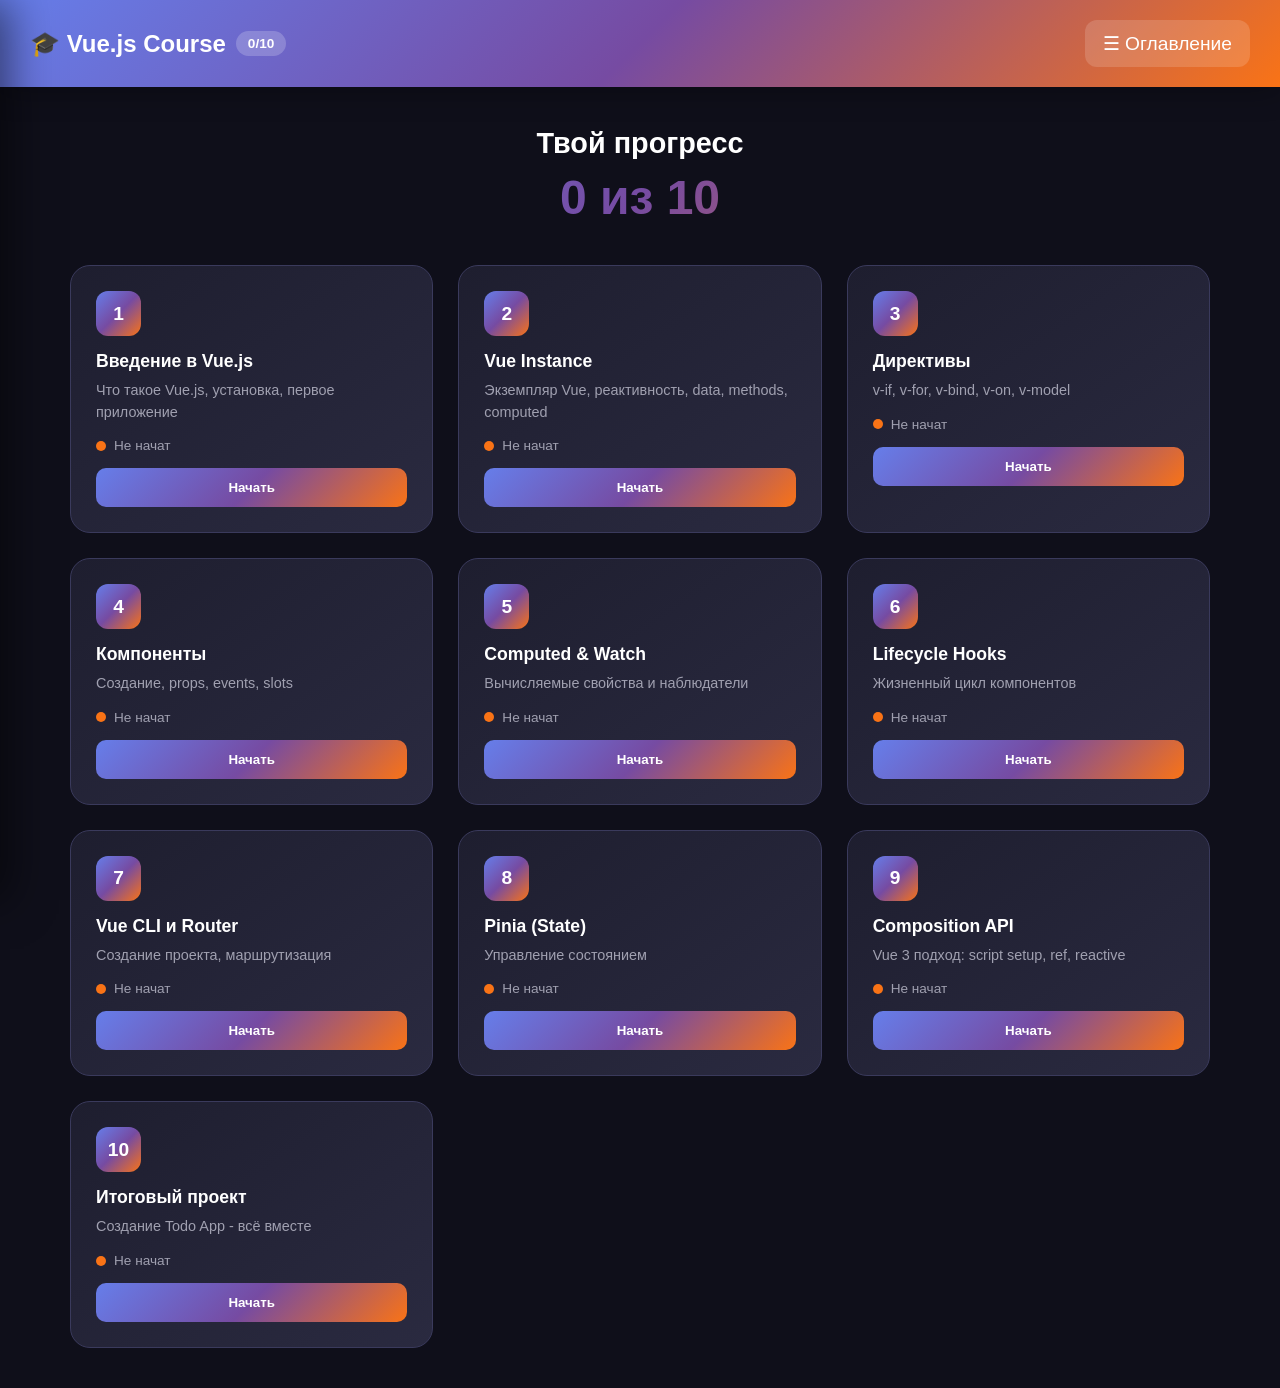
<file: vue-course/index.html>
<!DOCTYPE html>
<html lang="ru">
<head>
  <meta charset="UTF-8">
  <meta name="viewport" content="width=device-width, initial-scale=1.0">
  <title>Vue.js Course - Главное меню</title>
  <link rel="stylesheet" href="css/styles.css">
</head>
<body>
  <div class="app-container">
    <!-- Header -->
    <header class="header">
      <h1 class="header-title">
        🎓 Vue.js Course
        <span id="progressText">0/10</span>
      </h1>
      <button class="menu-btn" onclick="toggleSidebar()">☰ Оглавление</button>
    </header>

    <!-- Sidebar Overlay -->
    <div class="sidebar-overlay" onclick="toggleSidebar()"></div>

    <!-- Sidebar -->
    <nav class="sidebar" id="sidebar">
      <button class="sidebar-close" onclick="toggleSidebar()">×</button>
      <div class="sidebar-header">📚 Оглавление</div>
      <div id="sidebarLessons"></div>
    </nav>

    <!-- Main Content -->
    <main class="main-content">
      <div class="progress-stats">
        <h2>Твой прогресс</h2>
        <div class="count"><span id="completedCount">0</span> из 10</div>
      </div>
      <div class="lessons-grid" id="lessonsGrid"></div>
    </main>
  </div>

  <script>
    const lessons = [
      { id: 1, title: "Введение в Vue.js", desc: "Что такое Vue.js, установка, первое приложение" },
      { id: 2, title: "Vue Instance", desc: "Экземпляр Vue, реактивность, data, methods, computed" },
      { id: 3, title: "Директивы", desc: "v-if, v-for, v-bind, v-on, v-model" },
      { id: 4, title: "Компоненты", desc: "Создание, props, events, slots" },
      { id: 5, title: "Computed & Watch", desc: "Вычисляемые свойства и наблюдатели" },
      { id: 6, title: "Lifecycle Hooks", desc: "Жизненный цикл компонентов" },
      { id: 7, title: "Vue CLI и Router", desc: "Создание проекта, маршрутизация" },
      { id: 8, title: "Pinia (State)", desc: "Управление состоянием" },
      { id: 9, title: "Composition API", desc: "Vue 3 подход: script setup, ref, reactive" },
      { id: 10, title: "Итоговый проект", desc: "Создание Todo App - всё вместе" }
    ];

    let progress = JSON.parse(localStorage.getItem('vueCourseProgress')) || {};

    function saveProgress() {
      localStorage.setItem('vueCourseProgress', JSON.stringify(progress));
      updateUI();
    }

    function updateUI() {
      const completed = Object.values(progress).filter(p => p.completed).length;
      document.getElementById('completedCount').textContent = completed;
      document.getElementById('progressText').textContent = `${completed}/10`;

      // Render grid
      const grid = document.getElementById('lessonsGrid');
      grid.innerHTML = lessons.map(lesson => {
        const p = progress[lesson.id] || { completed: false, inProgress: false };
        let statusClass = '';
        let statusText = 'Не начат';
        
        if (p.completed) {
          statusClass = 'completed';
          statusText = '✓ Завершён';
        } else if (p.inProgress) {
          statusClass = 'in-progress';
          statusText = 'В процессе';
        }

        return `
          <div class="lesson-card ${statusClass}" onclick="openLesson(${lesson.id})">
            <div class="lesson-number">${lesson.id}</div>
            <h3 class="lesson-title">${lesson.title}</h3>
            <p class="lesson-desc">${lesson.desc}</p>
            <div class="lesson-status">
              <span class="lesson-status-dot"></span>
              <span>${statusText}</span>
            </div>
            <button class="lesson-btn" onclick="event.stopPropagation(); openLesson(${lesson.id})">
              ${p.completed ? 'Повторить' : p.inProgress ? 'Продолжить' : 'Начать'}
            </button>
          </div>
        `;
      }).join('');

      // Render sidebar
      const sidebar = document.getElementById('sidebarLessons');
      sidebar.innerHTML = lessons.map(lesson => {
        const p = progress[lesson.id] || { completed: false };
        const activeClass = '';
        const completedClass = p.completed ? 'completed' : '';
        return `
          <a href="lesson-${lesson.id}.html" class="sidebar-item ${activeClass} ${completedClass}" onclick="startLesson(${lesson.id})">
            <span>${lesson.id}. ${lesson.title}</span>
            ${p.completed ? '<span class="lesson-status-dot"></span>' : ''}
          </a>
        `;
      }).join('');
    }

    function toggleSidebar() {
      document.getElementById('sidebar').classList.toggle('open');
      document.querySelector('.sidebar-overlay').classList.toggle('visible');
    }

    function openLesson(id) {
      progress[id] = progress[id] || {};
      progress[id].inProgress = true;
      saveProgress();
      window.location.href = `lesson-${id}.html`;
    }

    function startLesson(id) {
      progress[id] = progress[id] || {};
      progress[id].inProgress = true;
      saveProgress();
    }

    updateUI();
  </script>
</body>
</html>
</file>
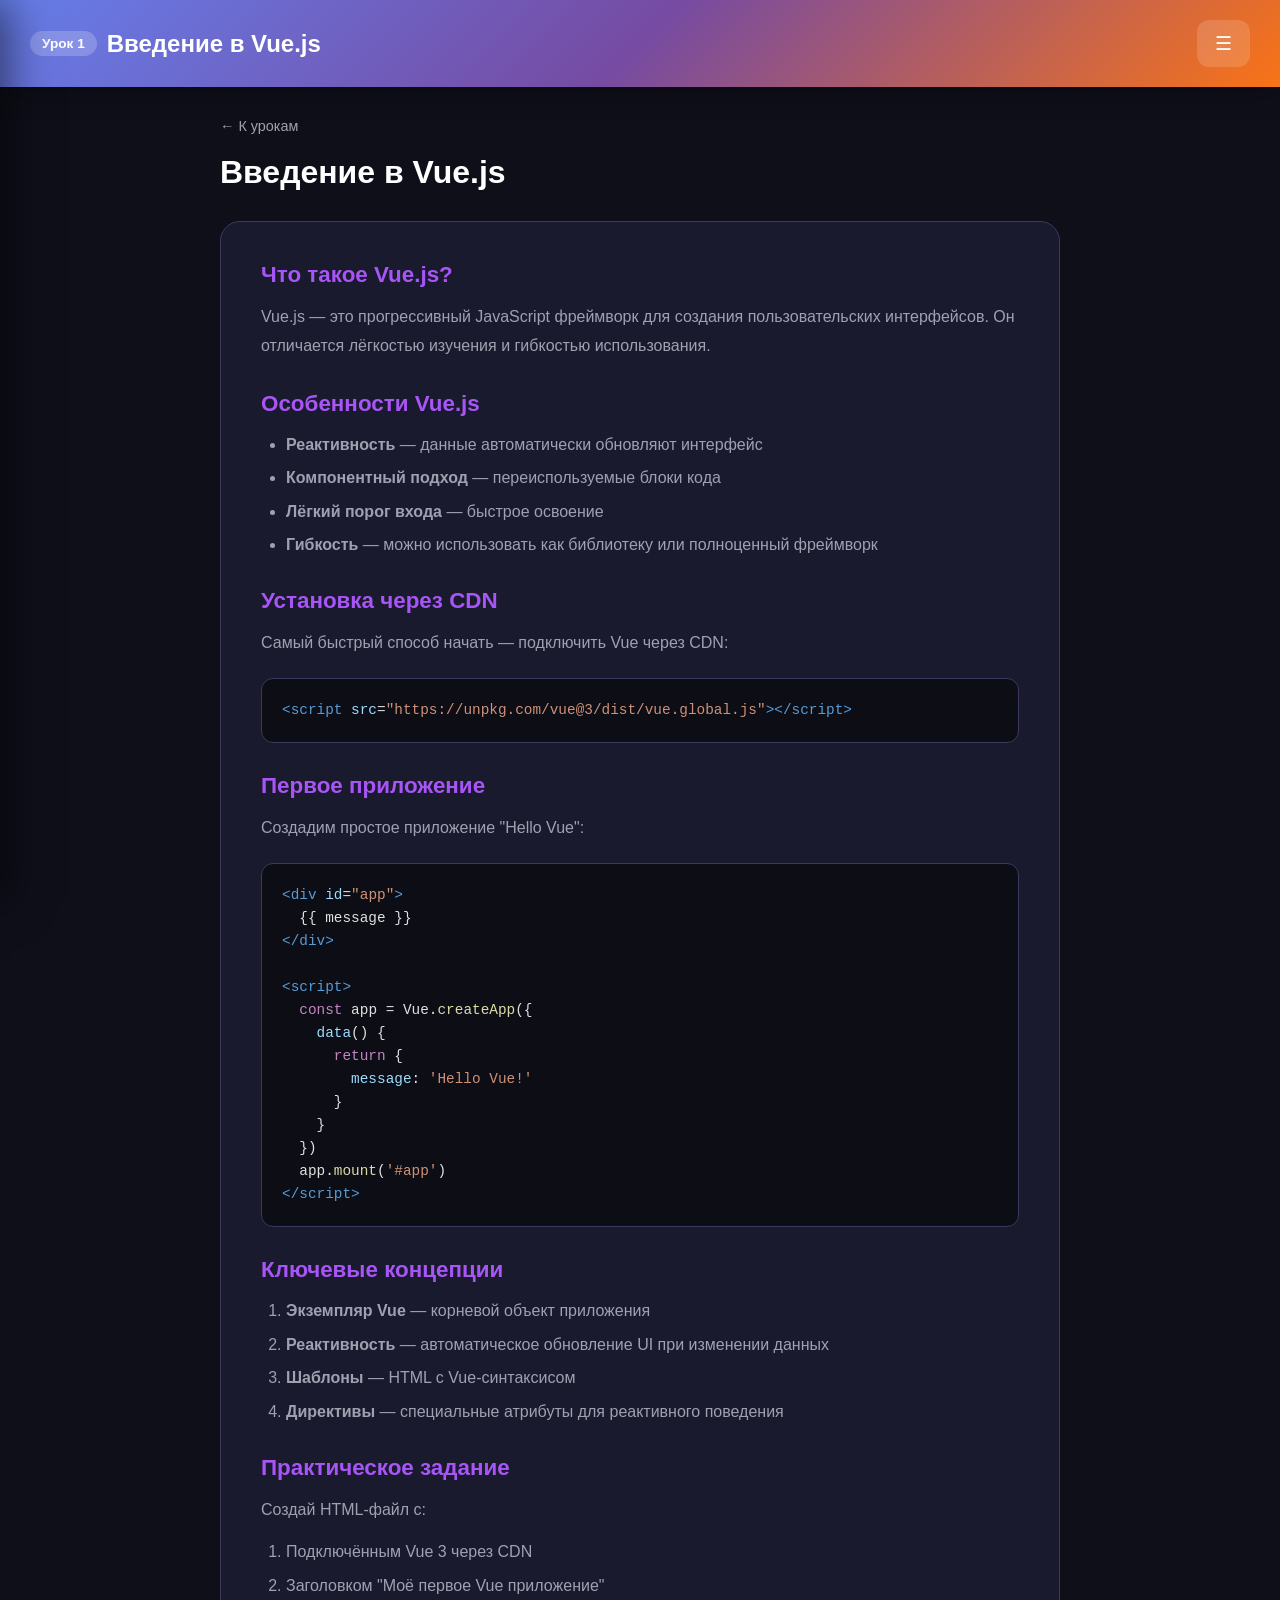
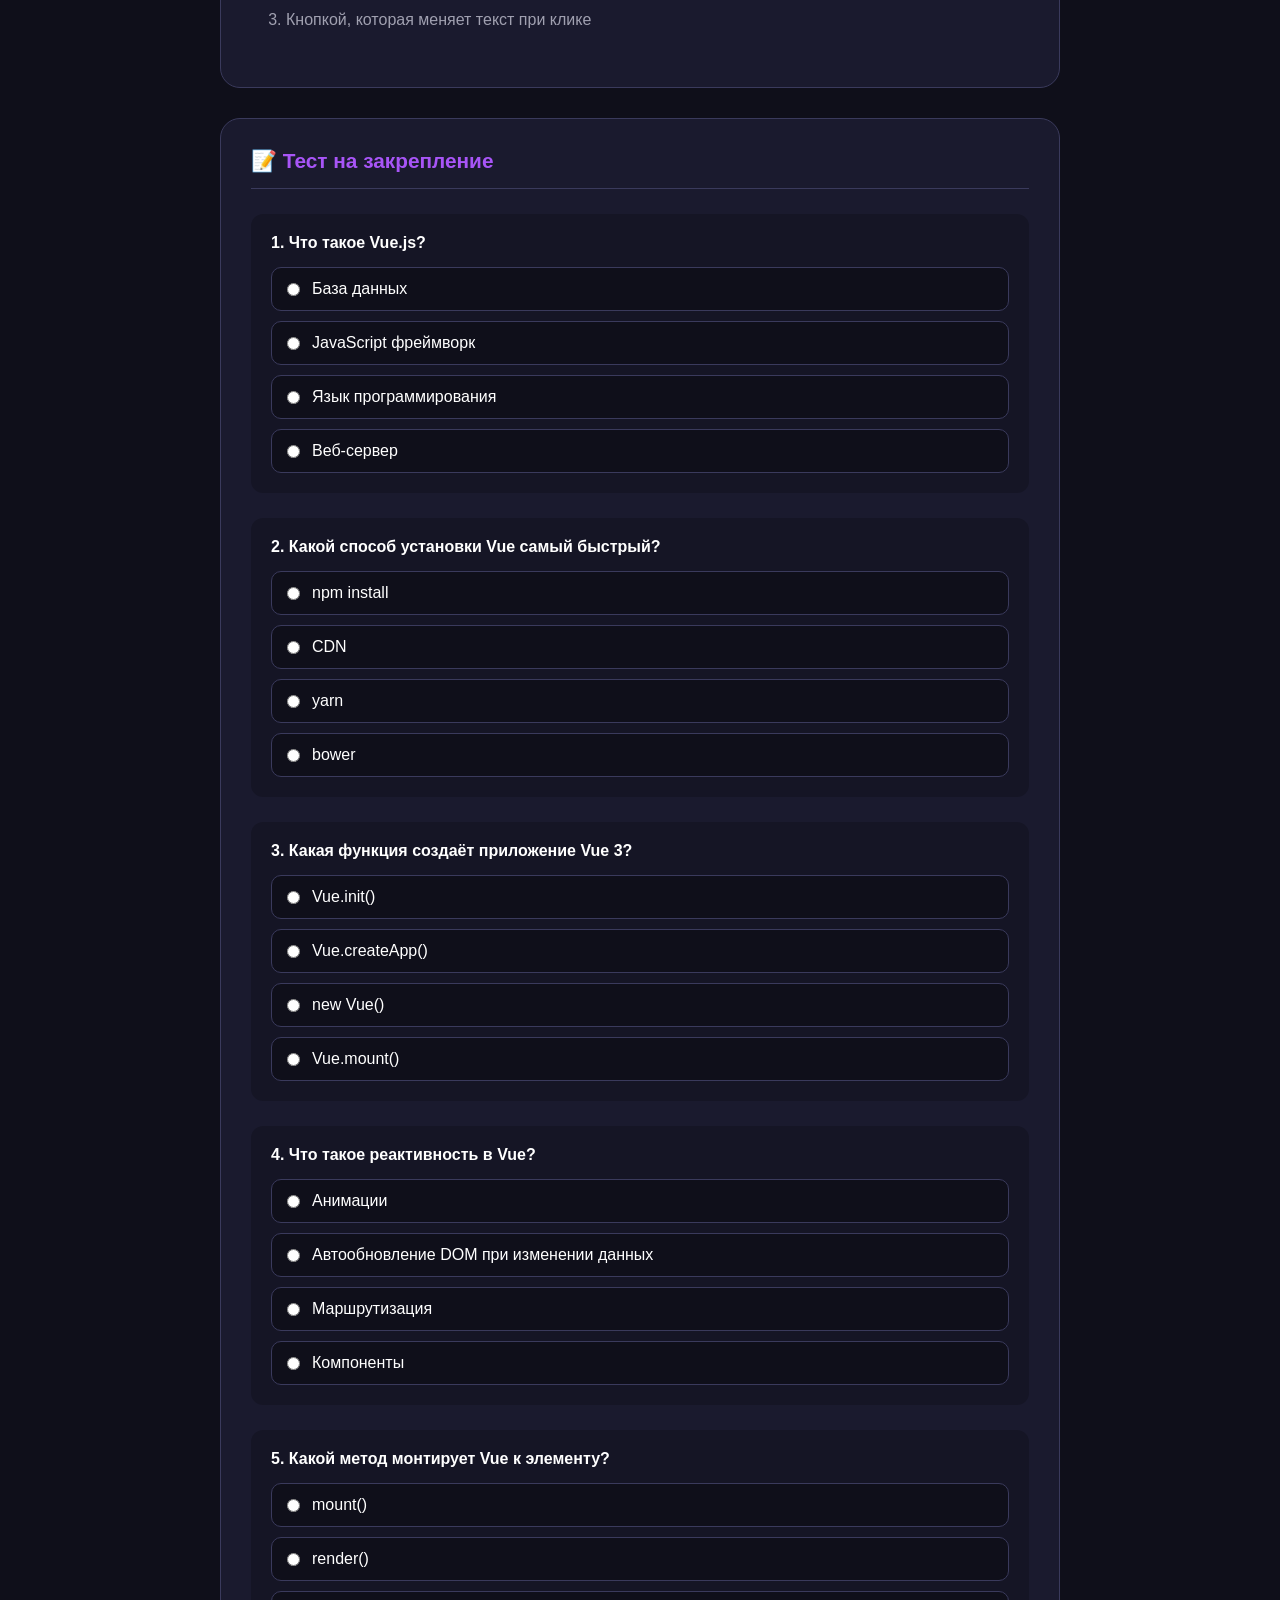
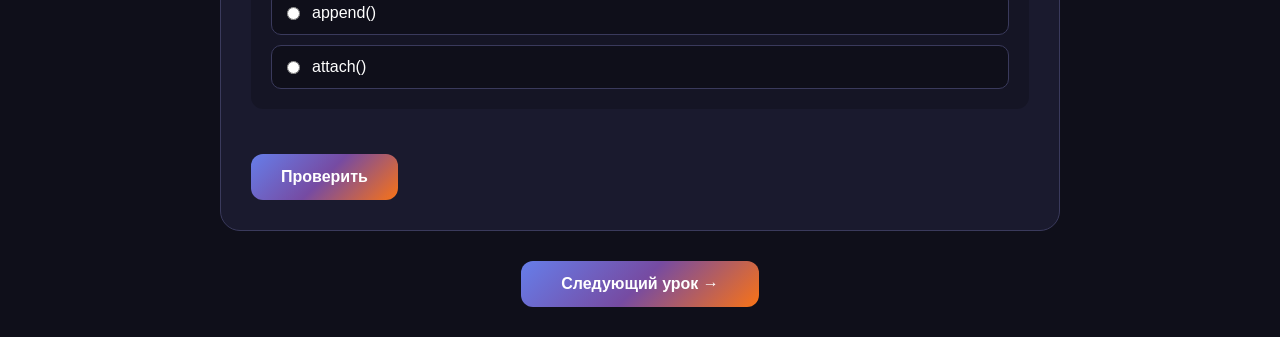
<file: vue-course/lesson-1.html>
<!DOCTYPE html>
<html lang="ru">
<head>
  <meta charset="UTF-8">
  <meta name="viewport" content="width=device-width, initial-scale=1.0">
  <title>Урок 1: Введение в Vue.js</title>
  <link rel="stylesheet" href="css/styles.css">
</head>
<body>
  <div class="app-container">
    <header class="header">
      <h1 class="header-title">
        <span class="lesson-num">Урок 1</span>
        Введение в Vue.js
      </h1>
      <button class="menu-btn" onclick="toggleSidebar()">☰</button>
    </header>

    <div class="sidebar-overlay" onclick="toggleSidebar()"></div>
    <nav class="sidebar" id="sidebar">
      <button class="sidebar-close" onclick="toggleSidebar()">×</button>
      <div class="sidebar-header">📚 Оглавление</div>
      <div id="sidebarLessons"></div>
    </nav>

    <main class="lesson-container">
      <a href="index.html" class="home-btn">← К урокам</a>

      <div class="lesson-header">
        <h1>Введение в Vue.js</h1>
      </div>

      <div class="lesson-content">
        <h2>Что такое Vue.js?</h2>
        <p>Vue.js — это прогрессивный JavaScript фреймворк для создания пользовательских интерфейсов. Он отличается лёгкостью изучения и гибкостью использования.</p>

        <h2>Особенности Vue.js</h2>
        <ul>
          <li><strong>Реактивность</strong> — данные автоматически обновляют интерфейс</li>
          <li><strong>Компонентный подход</strong> — переиспользуемые блоки кода</li>
          <li><strong>Лёгкий порог входа</strong> — быстрое освоение</li>
          <li><strong>Гибкость</strong> — можно использовать как библиотеку или полноценный фреймворк</li>
        </ul>

        <h2>Установка через CDN</h2>
        <p>Самый быстрый способ начать — подключить Vue через CDN:</p>

        <pre><code><span class="code-tag">&lt;script</span> <span class="code-attr">src</span>=<span class="code-string">"https://unpkg.com/vue@3/dist/vue.global.js"</span><span class="code-tag">&gt;&lt;/script&gt;</span></code></pre>

        <h2>Первое приложение</h2>
        <p>Создадим простое приложение "Hello Vue":</p>

        <pre><code><span class="code-tag">&lt;div</span> <span class="code-attr">id</span>=<span class="code-string">"app"</span><span class="code-tag">&gt;</span>
  {{ message }}
<span class="code-tag">&lt;/div&gt;</span>

<span class="code-tag">&lt;script&gt;</span>
  <span class="code-keyword">const</span> app = Vue.<span class="code-function">createApp</span>({
    <span class="code-property">data</span>() {
      <span class="code-keyword">return</span> {
        <span class="code-property">message</span>: <span class="code-string">'Hello Vue!'</span>
      }
    }
  })
  app.<span class="code-function">mount</span>(<span class="code-string">'#app'</span>)
<span class="code-tag">&lt;/script&gt;</span></code></pre>

        <h2>Ключевые концепции</h2>
        <ol>
          <li><strong>Экземпляр Vue</strong> — корневой объект приложения</li>
          <li><strong>Реактивность</strong> — автоматическое обновление UI при изменении данных</li>
          <li><strong>Шаблоны</strong> — HTML с Vue-синтаксисом</li>
          <li><strong>Директивы</strong> — специальные атрибуты для реактивного поведения</li>
        </ol>

        <h2>Практическое задание</h2>
        <p>Создай HTML-файл с:</p>
        <ol>
          <li>Подключённым Vue 3 через CDN</li>
          <li>Заголовком "Моё первое Vue приложение"</li>
          <li>Кнопкой, которая меняет текст при клике</li>
        </ol>
      </div>

      <div class="test-section" id="testSection">
        <div class="test-header">
          <h3>📝 Тест на закрепление</h3>
        </div>
        <div id="testQuestions"></div>
        <button class="test-btn" id="testBtn" onclick="checkTest()">Проверить</button>
        <div class="test-result" id="testResult" style="display: none;">
          <h4>Результат</h4>
          <div class="score" id="scoreText">0/5</div>
          <p class="message" id="resultMessage"></p>
        </div>
      </div>

      <div class="lesson-nav" id="lessonNav">
        <a href="lesson-2.html">Следующий урок →</a>
      </div>
    </main>
  </div>

  <script>
    const lessons = [
      { id: 1, title: "Введение в Vue.js" },
      { id: 2, title: "Vue Instance" },
      { id: 3, title: "Директивы" },
      { id: 4, title: "Компоненты" },
      { id: 5, title: "Computed & Watch" },
      { id: 6, title: "Lifecycle Hooks" },
      { id: 7, title: "Vue CLI и Router" },
      { id: 8, title: "Pinia (State)" },
      { id: 9, title: "Composition API" },
      { id: 10, title: "Итоговый проект" }
    ];

    const questions = [
      { q: "Что такое Vue.js?", options: ["База данных", "JavaScript фреймворк", "Язык программирования", "Веб-сервер"], correct: 1 },
      { q: "Какой способ установки Vue самый быстрый?", options: ["npm install", "CDN", "yarn", "bower"], correct: 1 },
      { q: "Какая функция создаёт приложение Vue 3?", options: ["Vue.init()", "Vue.createApp()", "new Vue()", "Vue.mount()"], correct: 1 },
      { q: "Что такое реактивность в Vue?", options: ["Анимации", "Автообновление DOM при изменении данных", "Маршрутизация", "Компоненты"], correct: 1 },
      { q: "Какой метод монтирует Vue к элементу?", options: ["mount()", "render()", "append()", "attach()"], correct: 0 }
    ];

    let answers = [];
    let testChecked = false;

    function toggleSidebar() {
      document.getElementById('sidebar').classList.toggle('open');
      document.querySelector('.sidebar-overlay').classList.toggle('visible');
    }

    function renderSidebar() {
      const sidebar = document.getElementById('sidebarLessons');
      const currentId = 1;
      sidebar.innerHTML = lessons.map(l => {
        const isActive = l.id === currentId;
        return `<a href="lesson-${l.id}.html" class="sidebar-item ${isActive ? 'active' : ''}">${l.id}. ${l.title}</a>`;
      }).join('');
    }

    function renderTest() {
      const container = document.getElementById('testQuestions');
      container.innerHTML = questions.map((q, i) => `
        <div class="test-question">
          <h4>${i + 1}. ${q.q}</h4>
          <div class="test-options">
            ${q.options.map((opt, j) => `
              <label class="test-option" onclick="selectAnswer(${i}, ${j})">
                <input type="radio" name="q${i}" value="${j}">
                <span>${opt}</span>
              </label>
            `).join('')}
          </div>
        </div>
      `).join('');
    }

    function selectAnswer(qIdx, aIdx) {
      if (testChecked) return;
      answers[qIdx] = aIdx;
      document.querySelectorAll('.test-question')[qIdx].querySelectorAll('.test-option').forEach((opt, i) => {
        opt.classList.toggle('selected', i === aIdx);
      });
    }

    function checkTest() {
      if (answers.length < questions.length || answers.some(a => a === undefined)) {
        alert('Ответьте на все вопросы!');
        return;
      }

      testChecked = true;
      let score = 0;

      questions.forEach((q, i) => {
        const isCorrect = answers[i] === q.correct;
        if (isCorrect) score++;
        
        const options = document.querySelectorAll('.test-question')[i].querySelectorAll('.test-option');
        options.forEach((opt, j) => {
          if (j === q.correct) opt.classList.add('correct');
          else if (j === answers[i] && !isCorrect) opt.classList.add('incorrect');
        });
      });

      document.getElementById('scoreText').textContent = `${score}/${questions.length}`;
      document.getElementById('resultMessage').textContent = score >= 4 ? 'Отлично! Продолжай!' : 'Перечитай материал и попробуй ещё раз';
      document.getElementById('testResult').style.display = 'block';
      document.getElementById('testBtn').style.display = 'none';

      if (score >= 3) {
        const progress = JSON.parse(localStorage.getItem('vueCourseProgress')) || {};
        progress[1] = { completed: true, inProgress: false };
        localStorage.setItem('vueCourseProgress', JSON.stringify(progress));
      }
    }

    renderSidebar();
    renderTest();
  </script>
</body>
</html>
</file>
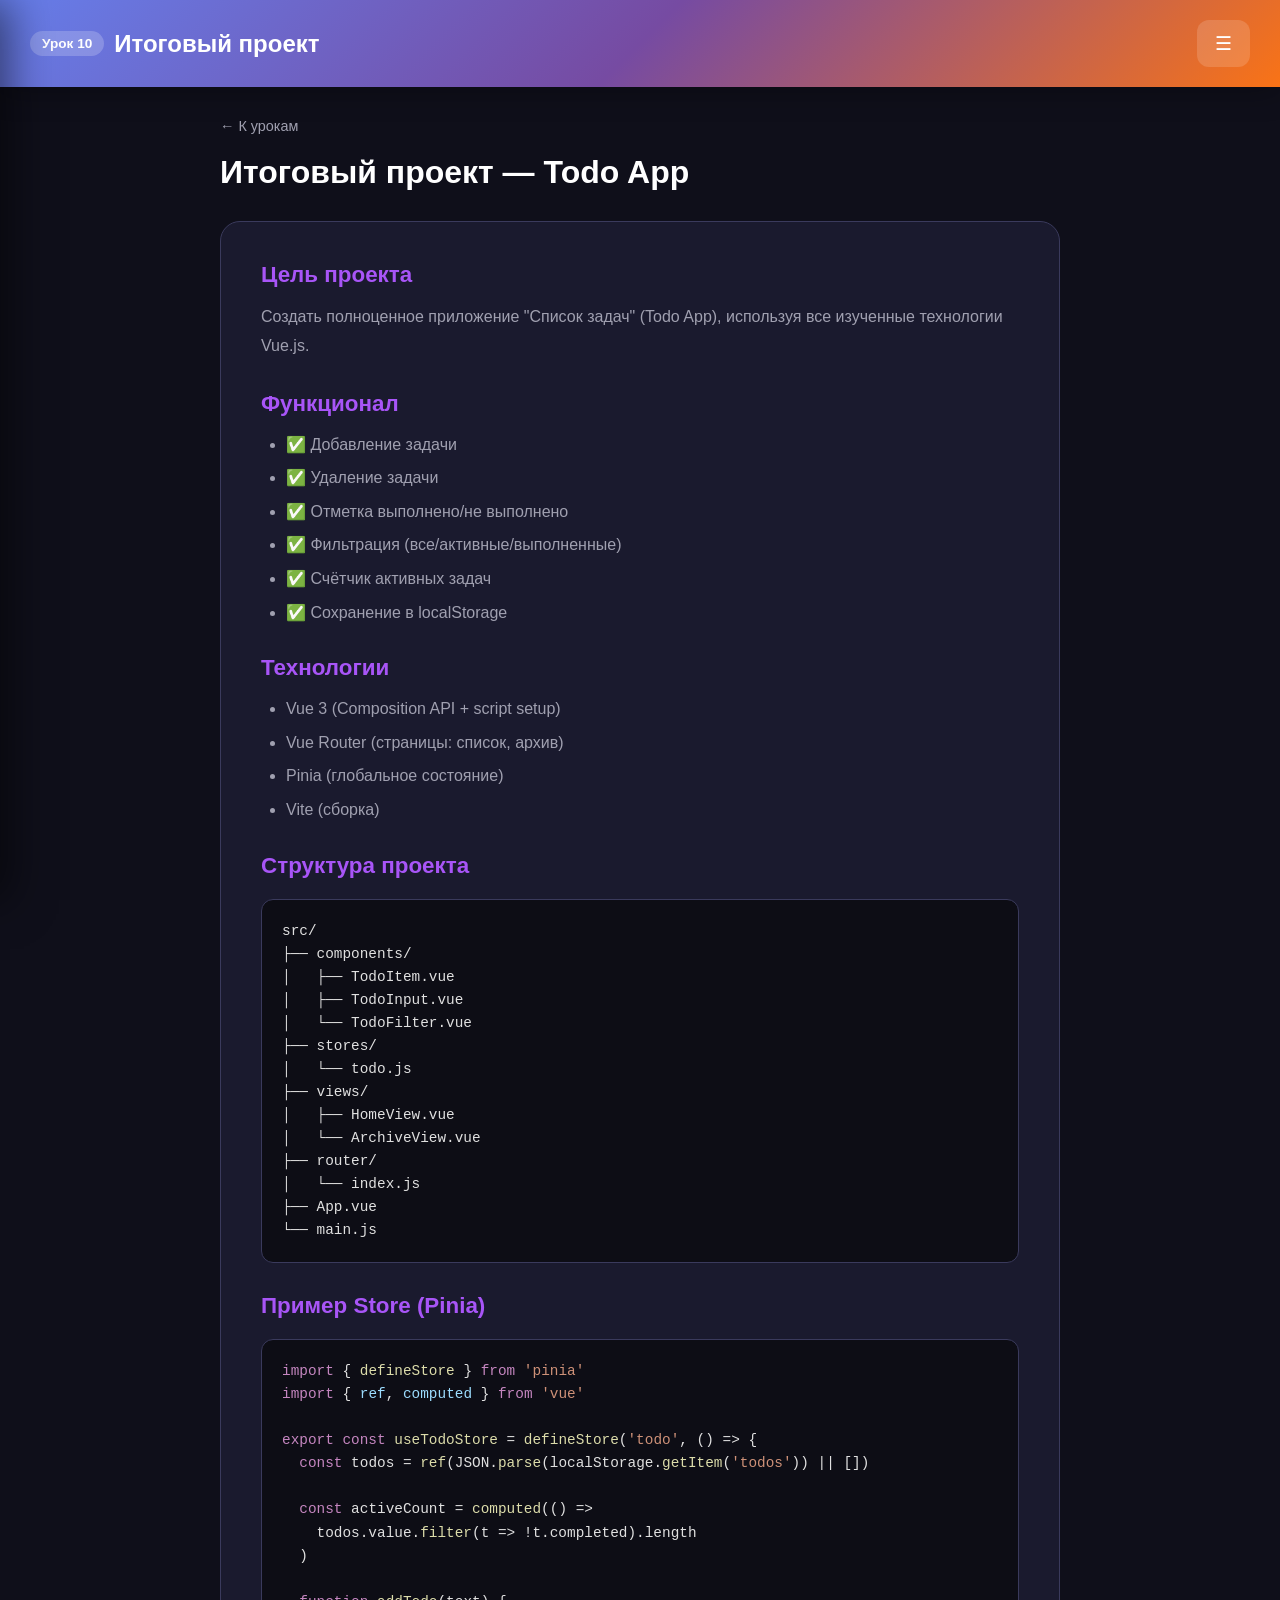
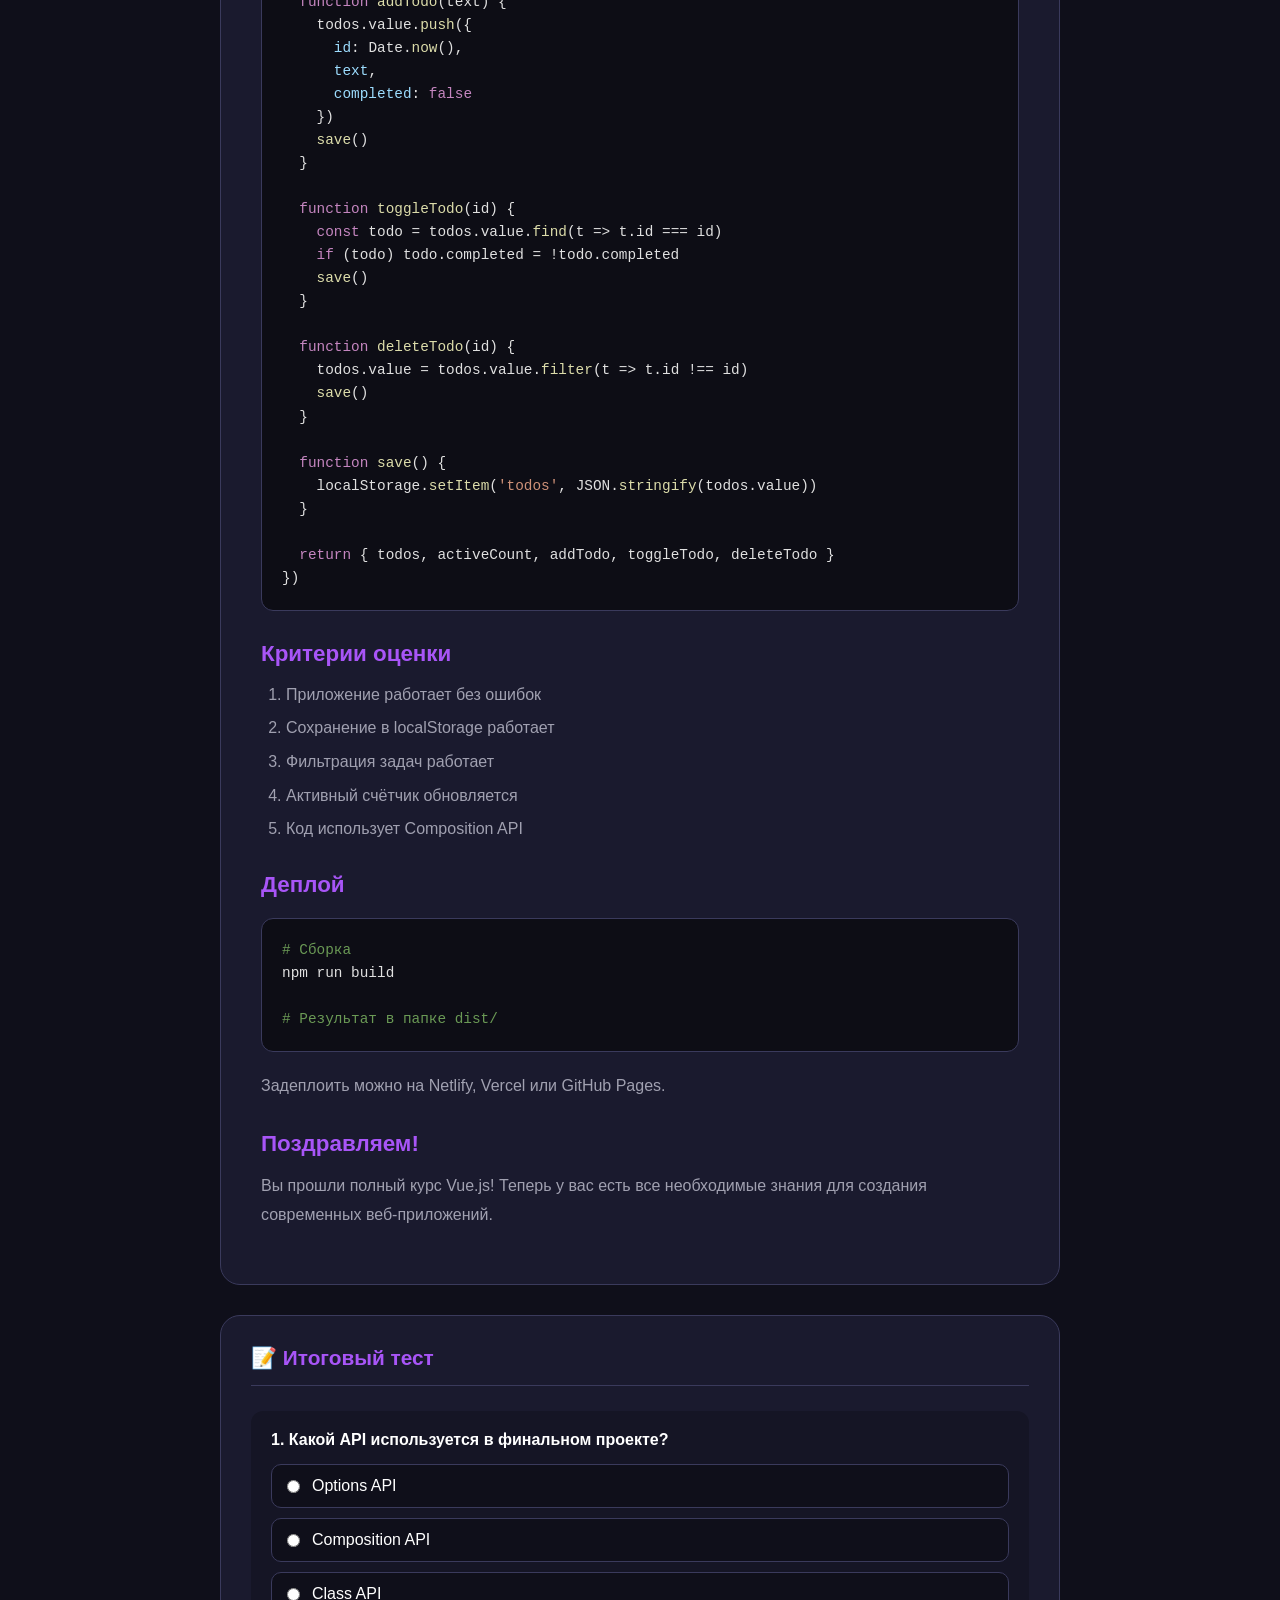
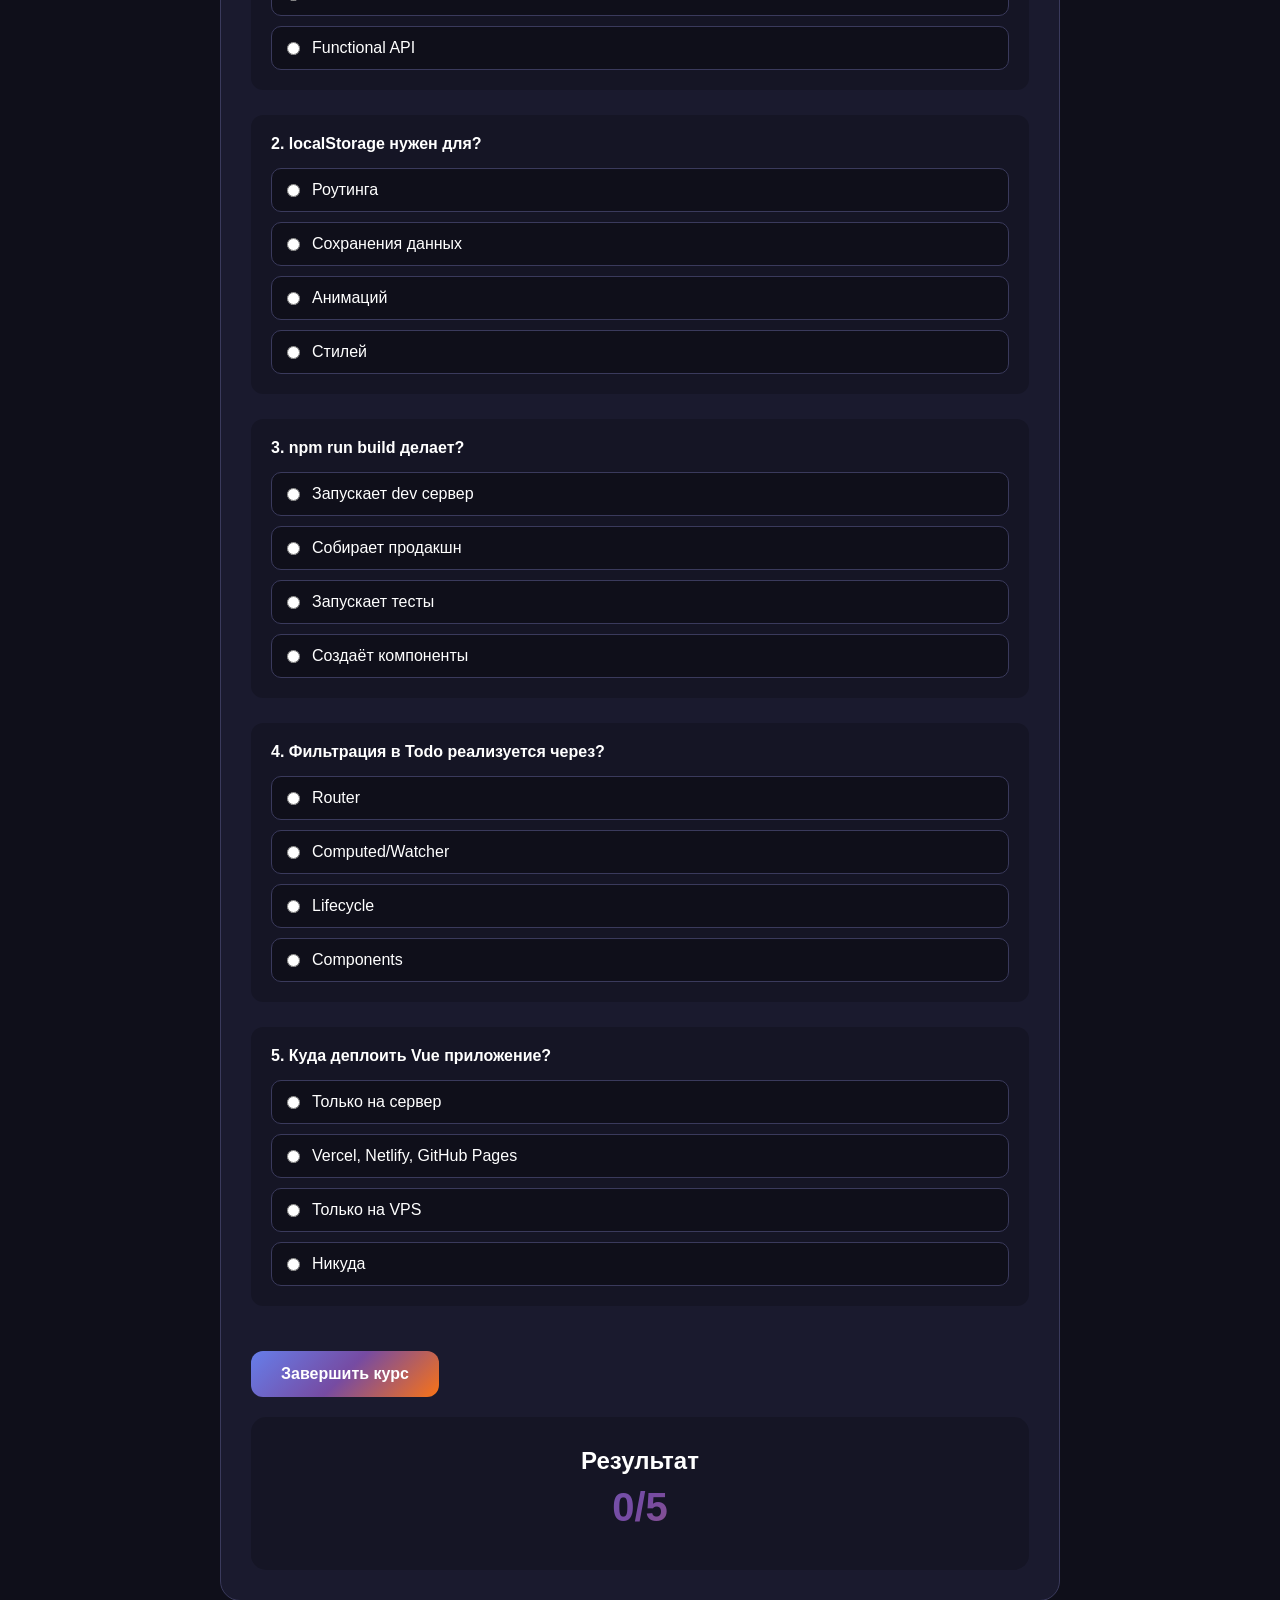
<file: vue-course/lesson-10.html>
<!DOCTYPE html>
<html lang="ru">
<head>
  <meta charset="UTF-8">
  <meta name="viewport" content="width=device-width, initial-scale=1.0">
  <title>Урок 10: Итоговый проект</title>
  <link rel="stylesheet" href="css/styles.css">
</head>
<body>
  <div class="app-container">
    <header class="header">
      <h1 class="header-title">
        <span class="lesson-num">Урок 10</span>
        Итоговый проект
      </h1>
      <button class="menu-btn" onclick="toggleSidebar()">☰</button>
    </header>

    <div class="sidebar-overlay" onclick="toggleSidebar()"></div>
    <nav class="sidebar" id="sidebar">
      <button class="sidebar-close" onclick="toggleSidebar()">×</button>
      <div class="sidebar-header">📚 Оглавление</div>
      <div id="sidebarLessons"></div>
    </nav>

    <main class="lesson-container">
      <a href="index.html" class="home-btn">← К урокам</a>

      <div class="lesson-header">
        <h1>Итоговый проект — Todo App</h1>
      </div>

      <div class="lesson-content">
        <h2>Цель проекта</h2>
        <p>Создать полноценное приложение "Список задач" (Todo App), используя все изученные технологии Vue.js.</p>

        <h2>Функционал</h2>
        <ul>
          <li>✅ Добавление задачи</li>
          <li>✅ Удаление задачи</li>
          <li>✅ Отметка выполнено/не выполнено</li>
          <li>✅ Фильтрация (все/активные/выполненные)</li>
          <li>✅ Счётчик активных задач</li>
          <li>✅ Сохранение в localStorage</li>
        </ul>

        <h2>Технологии</h2>
        <ul>
          <li>Vue 3 (Composition API + script setup)</li>
          <li>Vue Router (страницы: список, архив)</li>
          <li>Pinia (глобальное состояние)</li>
          <li>Vite (сборка)</li>
        </ul>

        <h2>Структура проекта</h2>
        <pre><code>src/
├── components/
│   ├── TodoItem.vue
│   ├── TodoInput.vue
│   └── TodoFilter.vue
├── stores/
│   └── todo.js
├── views/
│   ├── HomeView.vue
│   └── ArchiveView.vue
├── router/
│   └── index.js
├── App.vue
└── main.js</code></pre>

        <h2>Пример Store (Pinia)</h2>
        <pre><code><span class="code-keyword">import</span> { <span class="code-function">defineStore</span> } <span class="code-keyword">from</span> <span class="code-string">'pinia'</span>
<span class="code-keyword">import</span> { <span class="code-property">ref</span>, <span class="code-property">computed</span> } <span class="code-keyword">from</span> <span class="code-string">'vue'</span>

<span class="code-keyword">export const</span> <span class="code-function">useTodoStore</span> = <span class="code-function">defineStore</span>(<span class="code-string">'todo'</span>, () => {
  <span class="code-keyword">const</span> todos = <span class="code-function">ref</span>(JSON.<span class="code-function">parse</span>(localStorage.<span class="code-function">getItem</span>(<span class="code-string">'todos'</span>)) || [])
  
  <span class="code-keyword">const</span> activeCount = <span class="code-function">computed</span>(() => 
    todos.value.<span class="code-function">filter</span>(t => !t.completed).length
  )
  
  <span class="code-keyword">function</span> <span class="code-function">addTodo</span>(text) {
    todos.value.<span class="code-function">push</span>({
      <span class="code-property">id</span>: Date.<span class="code-function">now</span>(),
      <span class="code-property">text</span>,
      <span class="code-property">completed</span>: <span class="code-keyword">false</span>
    })
    <span class="code-function">save</span>()
  }
  
  <span class="code-keyword">function</span> <span class="code-function">toggleTodo</span>(id) {
    <span class="code-keyword">const</span> todo = todos.value.<span class="code-function">find</span>(t => t.id === id)
    <span class="code-keyword">if</span> (todo) todo.completed = !todo.completed
    <span class="code-function">save</span>()
  }
  
  <span class="code-keyword">function</span> <span class="code-function">deleteTodo</span>(id) {
    todos.value = todos.value.<span class="code-function">filter</span>(t => t.id !== id)
    <span class="code-function">save</span>()
  }
  
  <span class="code-keyword">function</span> <span class="code-function">save</span>() {
    localStorage.<span class="code-function">setItem</span>(<span class="code-string">'todos'</span>, JSON.<span class="code-function">stringify</span>(todos.value))
  }
  
  <span class="code-keyword">return</span> { todos, activeCount, addTodo, toggleTodo, deleteTodo }
})</code></pre>

        <h2>Критерии оценки</h2>
        <ol>
          <li>Приложение работает без ошибок</li>
          <li>Сохранение в localStorage работает</li>
          <li>Фильтрация задач работает</li>
          <li>Активный счётчик обновляется</li>
          <li>Код использует Composition API</li>
        </ol>

        <h2>Деплой</h2>
        <pre><code><span class="code-comment"># Сборка</span>
npm run build

<span class="code-comment"># Результат в папке dist/</span></code></pre>
        <p>Задеплоить можно на Netlify, Vercel или GitHub Pages.</p>

        <h2>Поздравляем!</h2>
        <p>Вы прошли полный курс Vue.js! Теперь у вас есть все необходимые знания для создания современных веб-приложений.</p>
      </div>

      <div class="test-section">
        <div class="test-header">
          <h3>📝 Итоговый тест</h3>
        </div>
        <div id="testQuestions"></div>
        <button class="test-btn" onclick="checkTest()">Завершить курс</button>
        <div class="test-result" id="testResult">
          <h4>Результат</h4>
          <div class="score" id="scoreText">0/5</div>
          <p class="message" id="resultMessage"></p>
        </div>
      </div>

      <div class="lesson-nav" id="lessonNav" style="display: none;">
        <a href="index.html">🎉 Завершить курс!</a>
      </div>
    </main>
  </div>

  <script>
    const lessons = [
      { id: 1, title: "Введение в Vue.js" },
      { id: 2, title: "Vue Instance" },
      { id: 3, title: "Директивы" },
      { id: 4, title: "Компоненты" },
      { id: 5, title: "Computed & Watch" },
      { id: 6, title: "Lifecycle Hooks" },
      { id: 7, title: "Vue CLI и Router" },
      { id: 8, title: "Pinia (State)" },
      { id: 9, title: "Composition API" },
      { id: 10, title: "Итоговый проект" }
    ];

    const questions = [
      { q: "Какой API используется в финальном проекте?", options: ["Options API", "Composition API", "Class API", "Functional API"], correct: 1 },
      { q: "localStorage нужен для?", options: ["Роутинга", "Сохранения данных", "Анимаций", "Стилей"], correct: 1 },
      { q: "npm run build делает?", options: ["Запускает dev сервер", "Собирает продакшн", "Запускает тесты", "Создаёт компоненты"], correct: 1 },
      { q: "Фильтрация в Todo реализуется через?", options: ["Router", "Computed/Watcher", "Lifecycle", "Components"], correct: 1 },
      { q: "Куда деплоить Vue приложение?", options: ["Только на сервер", "Vercel, Netlify, GitHub Pages", "Только на VPS", "Никуда"], correct: 1 }
    ];

    let answers = [], testChecked = false;

    function toggleSidebar() {
      document.getElementById('sidebar').classList.toggle('open');
      document.querySelector('.sidebar-overlay').classList.toggle('visible');
    }

    function renderSidebar() {
      const currentId = 10;
      document.getElementById('sidebarLessons').innerHTML = lessons.map(l => `<a href="lesson-${l.id}.html" class="sidebar-item ${l.id === currentId ? 'active' : ''}">${l.id}. ${l.title}</a>`).join('');
    }

    function renderTest() {
      document.getElementById('testQuestions').innerHTML = questions.map((q, i) => `
        <div class="test-question">
          <h4>${i + 1}. ${q.q}</h4>
          <div class="test-options">
            ${q.options.map((opt, j) => `<label class="test-option" onclick="selectAnswer(${i}, ${j})"><input type="radio" name="q${i}" value="${j}"><span>${opt}</span></label>`).join('')}
          </div>
        </div>
      `).join('');
    }

    function selectAnswer(qIdx, aIdx) {
      if (testChecked) return;
      answers[qIdx] = aIdx;
      document.querySelectorAll('.test-question')[qIdx].querySelectorAll('.test-option').forEach((opt, i) => opt.classList.toggle('selected', i === aIdx));
    }

    function checkTest() {
      if (answers.length < questions.length || answers.some(a => a === undefined)) { alert('Ответьте на все вопросы!'); return; }
      testChecked = true;
      let score = 0;
      questions.forEach((q, i) => {
        const isCorrect = answers[i] === q.correct;
        if (isCorrect) score++;
        document.querySelectorAll('.test-question')[i].querySelectorAll('.test-option').forEach((opt, j) => {
          if (j === q.correct) opt.classList.add('correct');
          else if (j === answers[i] && !isCorrect) opt.classList.add('incorrect');
        });
      });
      document.getElementById('scoreText').textContent = `${score}/${questions.length}`;
      document.getElementById('resultMessage').textContent = score >= 4 ? '🎉 Поздравляем! Вы прошли курс Vue.js!' : 'Пересдай тест';
      document.getElementById('testResult').style.display = 'block';
      document.querySelector('.test-btn').style.display = 'none';
      
      if (score >= 3) {
        const progress = JSON.parse(localStorage.getItem('vueCourseProgress')) || {};
        progress[10] = { completed: true, inProgress: false };
        localStorage.setItem('vueCourseProgress', JSON.stringify(progress));
        document.getElementById('lessonNav').style.display = 'flex';
      }
    }

    renderSidebar();
    renderTest();
  </script>
</body>
</html>
</file>
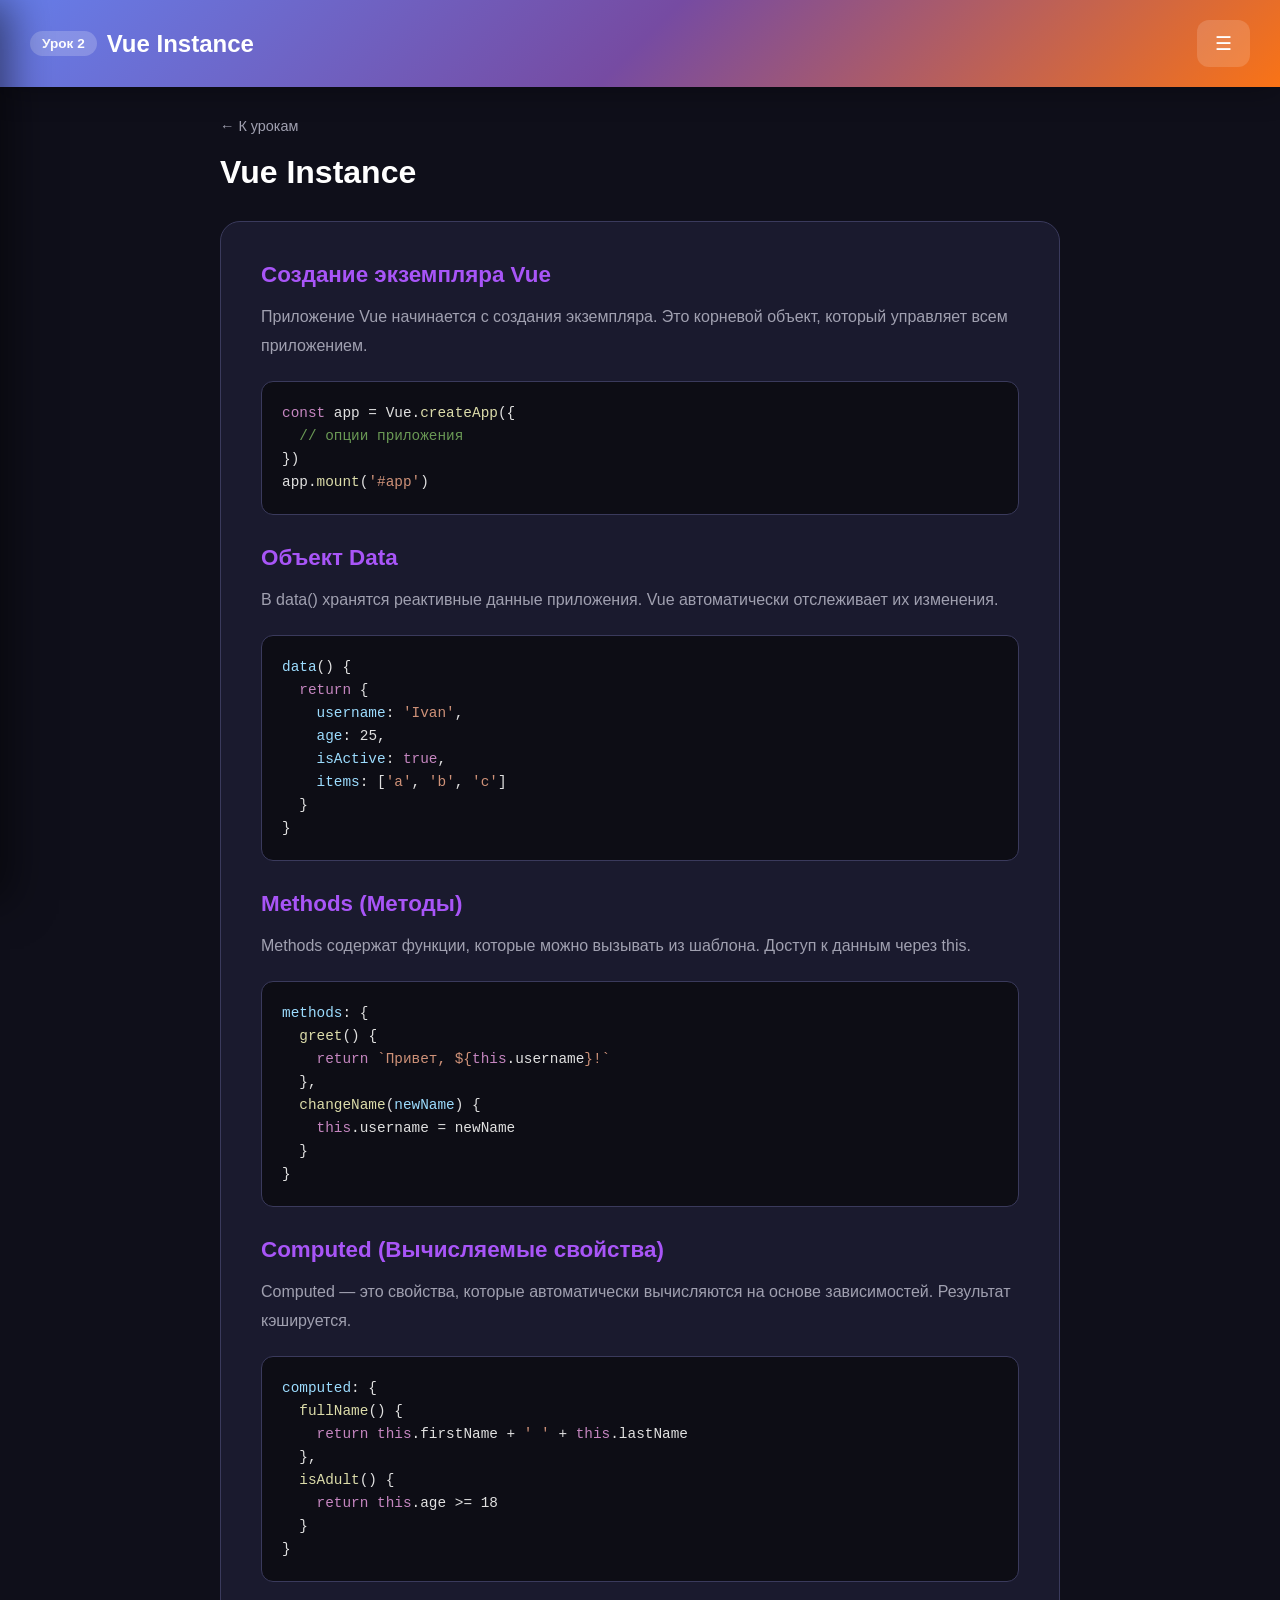
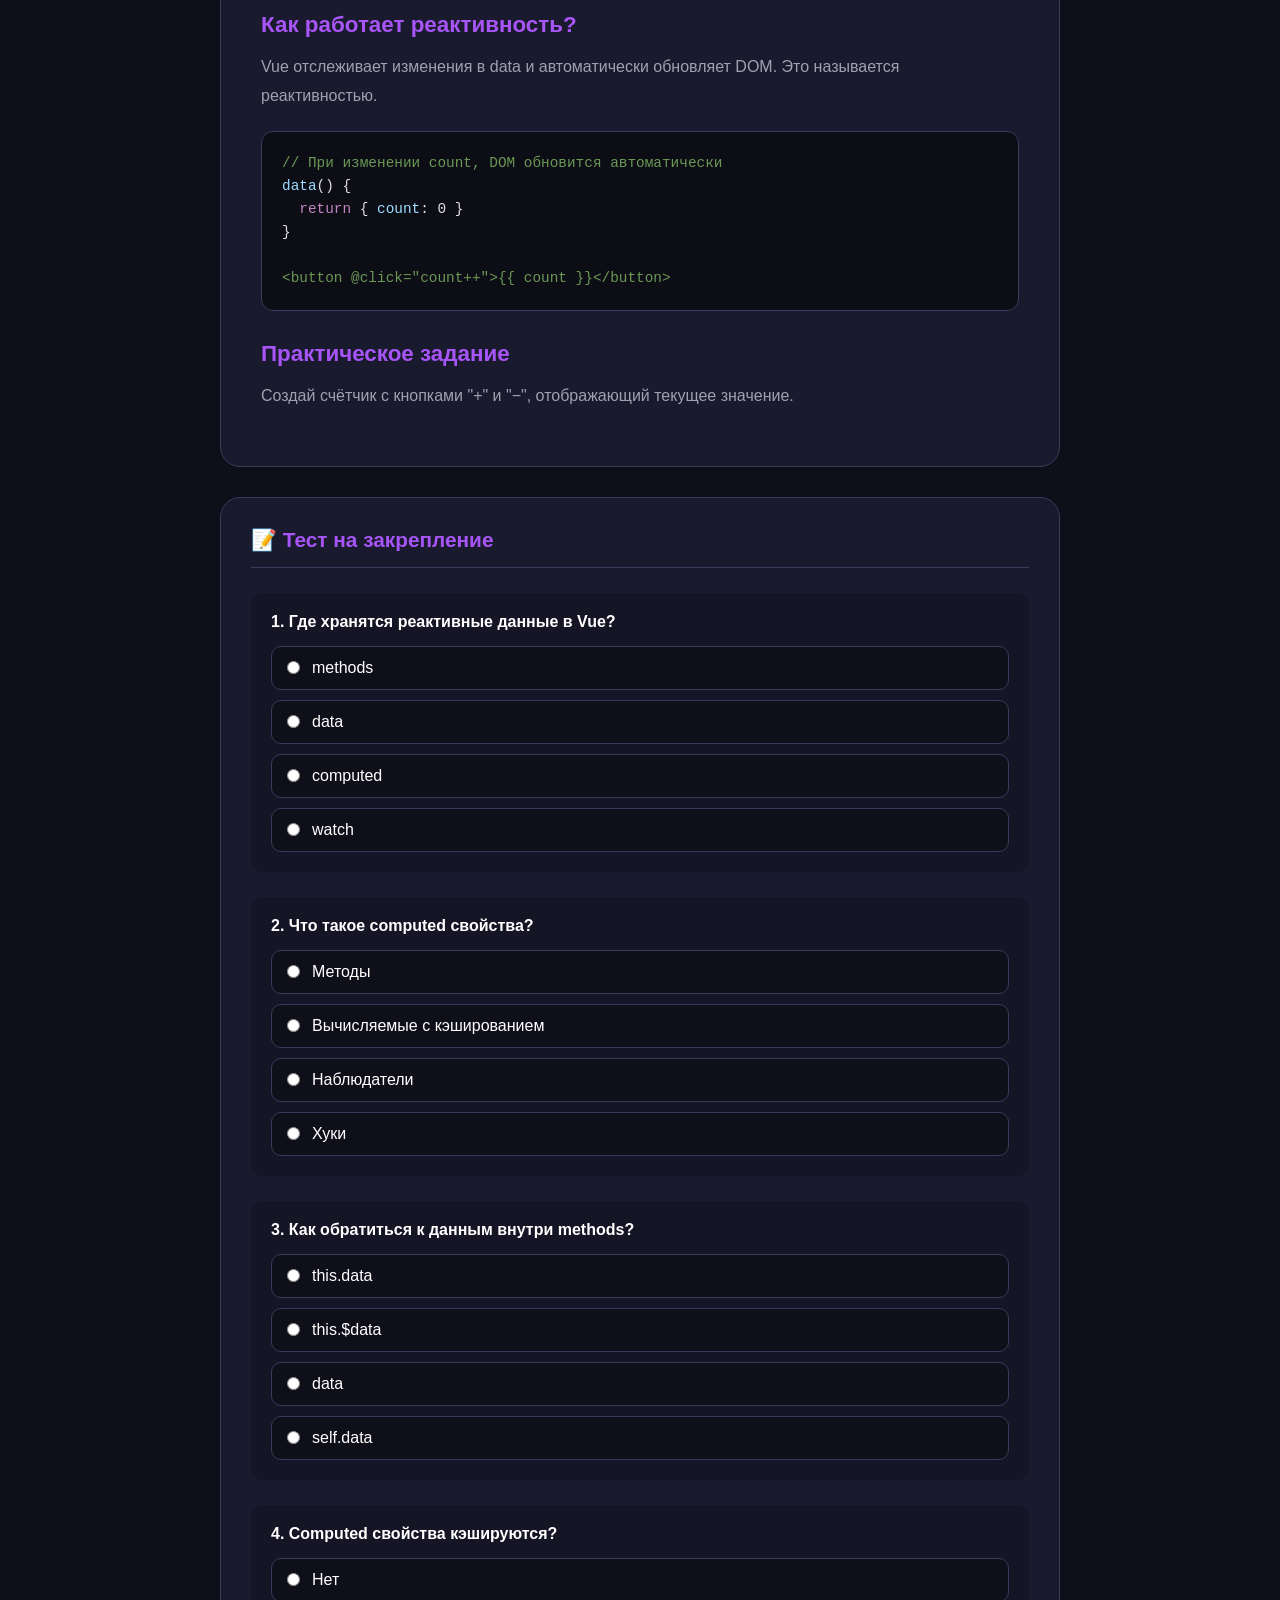
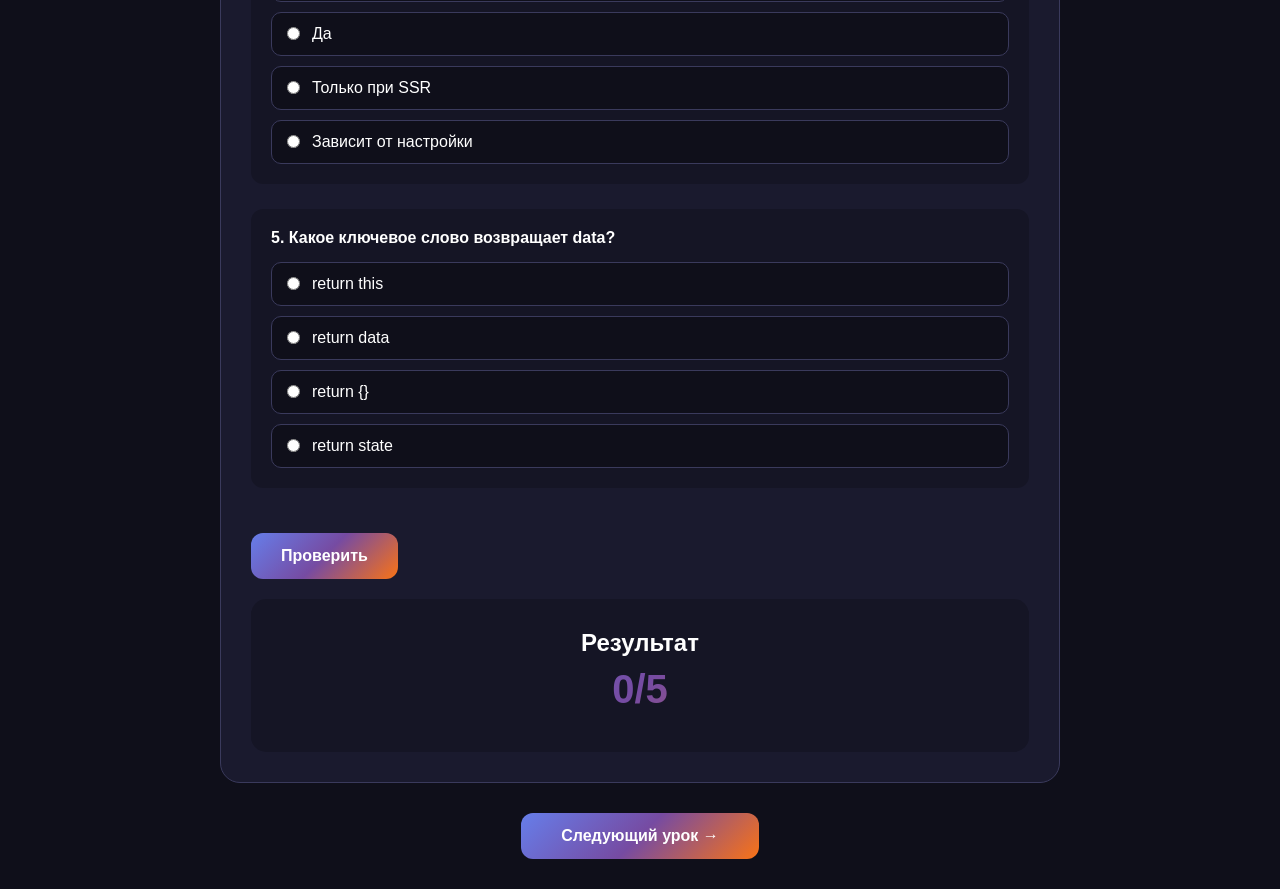
<file: vue-course/lesson-2.html>
<!DOCTYPE html>
<html lang="ru">
<head>
  <meta charset="UTF-8">
  <meta name="viewport" content="width=device-width, initial-scale=1.0">
  <title>Урок 2: Vue Instance</title>
  <link rel="stylesheet" href="css/styles.css">
</head>
<body>
  <div class="app-container">
    <header class="header">
      <h1 class="header-title">
        <span class="lesson-num">Урок 2</span>
        Vue Instance
      </h1>
      <button class="menu-btn" onclick="toggleSidebar()">☰</button>
    </header>

    <div class="sidebar-overlay" onclick="toggleSidebar()"></div>
    <nav class="sidebar" id="sidebar">
      <button class="sidebar-close" onclick="toggleSidebar()">×</button>
      <div class="sidebar-header">📚 Оглавление</div>
      <div id="sidebarLessons"></div>
    </nav>

    <main class="lesson-container">
      <a href="index.html" class="home-btn">← К урокам</a>

      <div class="lesson-header">
        <h1>Vue Instance</h1>
      </div>

      <div class="lesson-content">
        <h2>Создание экземпляра Vue</h2>
        <p>Приложение Vue начинается с создания экземпляра. Это корневой объект, который управляет всем приложением.</p>

        <pre><code><span class="code-keyword">const</span> app = Vue.<span class="code-function">createApp</span>({
  <span class="code-comment">// опции приложения</span>
})
app.<span class="code-function">mount</span>(<span class="code-string">'#app'</span>)</code></pre>

        <h2>Объект Data</h2>
        <p>В data() хранятся реактивные данные приложения. Vue автоматически отслеживает их изменения.</p>

        <pre><code><span class="code-property">data</span>() {
  <span class="code-keyword">return</span> {
    <span class="code-property">username</span>: <span class="code-string">'Ivan'</span>,
    <span class="code-property">age</span>: <span class="code-number">25</span>,
    <span class="code-property">isActive</span>: <span class="code-keyword">true</span>,
    <span class="code-property">items</span>: [<span class="code-string">'a'</span>, <span class="code-string">'b'</span>, <span class="code-string">'c'</span>]
  }
}</code></pre>

        <h2>Methods (Методы)</h2>
        <p>Мethods содержат функции, которые можно вызывать из шаблона. Доступ к данным через this.</p>

        <pre><code><span class="code-property">methods</span>: {
  <span class="code-function">greet</span>() {
    <span class="code-keyword">return</span> <span class="code-string">`Привет, ${</span><span class="code-keyword">this</span>.username<span class="code-string">}!`</span>
  },
  <span class="code-function">changeName</span>(<span class="code-property">newName</span>) {
    <span class="code-keyword">this</span>.username = newName
  }
}</code></pre>

        <h2>Computed (Вычисляемые свойства)</h2>
        <p>Computed — это свойства, которые автоматически вычисляются на основе зависимостей. Результат кэшируется.</p>

        <pre><code><span class="code-property">computed</span>: {
  <span class="code-function">fullName</span>() {
    <span class="code-keyword">return</span> <span class="code-keyword">this</span>.firstName + <span class="code-string">' '</span> + <span class="code-keyword">this</span>.lastName
  },
  <span class="code-function">isAdult</span>() {
    <span class="code-keyword">return</span> <span class="code-keyword">this</span>.age >= <span class="code-number">18</span>
  }
}</code></pre>

        <h2>Как работает реактивность?</h2>
        <p>Vue отслеживает изменения в data и автоматически обновляет DOM. Это называется реактивностью.</p>

        <pre><code><span class="code-comment">// При изменении count, DOM обновится автоматически</span>
<span class="code-property">data</span>() {
  <span class="code-keyword">return</span> { <span class="code-property">count</span>: <span class="code-number">0</span> }
}

<span class="code-comment">&lt;button @click="count++"&gt;{{ count }}&lt;/button&gt;</span></code></pre>

        <h2>Практическое задание</h2>
        <p>Создай счётчик с кнопками "+" и "−", отображающий текущее значение.</p>
      </div>

      <div class="test-section">
        <div class="test-header">
          <h3>📝 Тест на закрепление</h3>
        </div>
        <div id="testQuestions"></div>
        <button class="test-btn" onclick="checkTest()">Проверить</button>
        <div class="test-result" id="testResult">
          <h4>Результат</h4>
          <div class="score" id="scoreText">0/5</div>
          <p class="message" id="resultMessage"></p>
        </div>
      </div>

      <div class="lesson-nav" id="lessonNav">
        <a href="lesson-3.html">Следующий урок →</a>
      </div>
    </main>
  </div>

  <script>
    const lessons = [
      { id: 1, title: "Введение в Vue.js" },
      { id: 2, title: "Vue Instance" },
      { id: 3, title: "Директивы" },
      { id: 4, title: "Компоненты" },
      { id: 5, title: "Computed & Watch" },
      { id: 6, title: "Lifecycle Hooks" },
      { id: 7, title: "Vue CLI и Router" },
      { id: 8, title: "Pinia (State)" },
      { id: 9, title: "Composition API" },
      { id: 10, title: "Итоговый проект" }
    ];

    const questions = [
      { q: "Где хранятся реактивные данные в Vue?", options: ["methods", "data", "computed", "watch"], correct: 1 },
      { q: "Что такое computed свойства?", options: ["Методы", "Вычисляемые с кэшированием", "Наблюдатели", "Хуки"], correct: 1 },
      { q: "Как обратиться к данным внутри methods?", options: ["this.data", "this.$data", "data", "self.data"], correct: 1 },
      { q: "Computed свойства кэшируются?", options: ["Нет", "Да", "Только при SSR", "Зависит от настройки"], correct: 1 },
      { q: "Какое ключевое слово возвращает data?", options: ["return this", "return data", "return {}", "return state"], correct: 2 }
    ];

    let answers = [];
    let testChecked = false;

    function toggleSidebar() {
      document.getElementById('sidebar').classList.toggle('open');
      document.querySelector('.sidebar-overlay').classList.toggle('visible');
    }

    function renderSidebar() {
      const sidebar = document.getElementById('sidebarLessons');
      const currentId = 2;
      sidebar.innerHTML = lessons.map(l => {
        const isActive = l.id === currentId;
        return `<a href="lesson-${l.id}.html" class="sidebar-item ${isActive ? 'active' : ''}">${l.id}. ${l.title}</a>`;
      }).join('');
    }

    function renderTest() {
      const container = document.getElementById('testQuestions');
      container.innerHTML = questions.map((q, i) => `
        <div class="test-question">
          <h4>${i + 1}. ${q.q}</h4>
          <div class="test-options">
            ${q.options.map((opt, j) => `
              <label class="test-option" onclick="selectAnswer(${i}, ${j})">
                <input type="radio" name="q${i}" value="${j}">
                <span>${opt}</span>
              </label>
            `).join('')}
          </div>
        </div>
      `).join('');
    }

    function selectAnswer(qIdx, aIdx) {
      if (testChecked) return;
      answers[qIdx] = aIdx;
      document.querySelectorAll('.test-question')[qIdx].querySelectorAll('.test-option').forEach((opt, i) => {
        opt.classList.toggle('selected', i === aIdx);
      });
    }

    function checkTest() {
      if (answers.length < questions.length || answers.some(a => a === undefined)) {
        alert('Ответьте на все вопросы!');
        return;
      }

      testChecked = true;
      let score = 0;

      questions.forEach((q, i) => {
        const isCorrect = answers[i] === q.correct;
        if (isCorrect) score++;
        
        const options = document.querySelectorAll('.test-question')[i].querySelectorAll('.test-option');
        options.forEach((opt, j) => {
          if (j === q.correct) opt.classList.add('correct');
          else if (j === answers[i] && !isCorrect) opt.classList.add('incorrect');
        });
      });

      document.getElementById('scoreText').textContent = `${score}/${questions.length}`;
      document.getElementById('resultMessage').textContent = score >= 4 ? 'Отлично! Продолжай!' : 'Перечитай материал и попробуй ещё раз';
      document.getElementById('testResult').style.display = 'block';
      document.querySelector('.test-btn').style.display = 'none';

      if (score >= 3) {
        const progress = JSON.parse(localStorage.getItem('vueCourseProgress')) || {};
        progress[2] = { completed: true, inProgress: false };
        localStorage.setItem('vueCourseProgress', JSON.stringify(progress));
      }
    }

    renderSidebar();
    renderTest();
  </script>
</body>
</html>
</file>
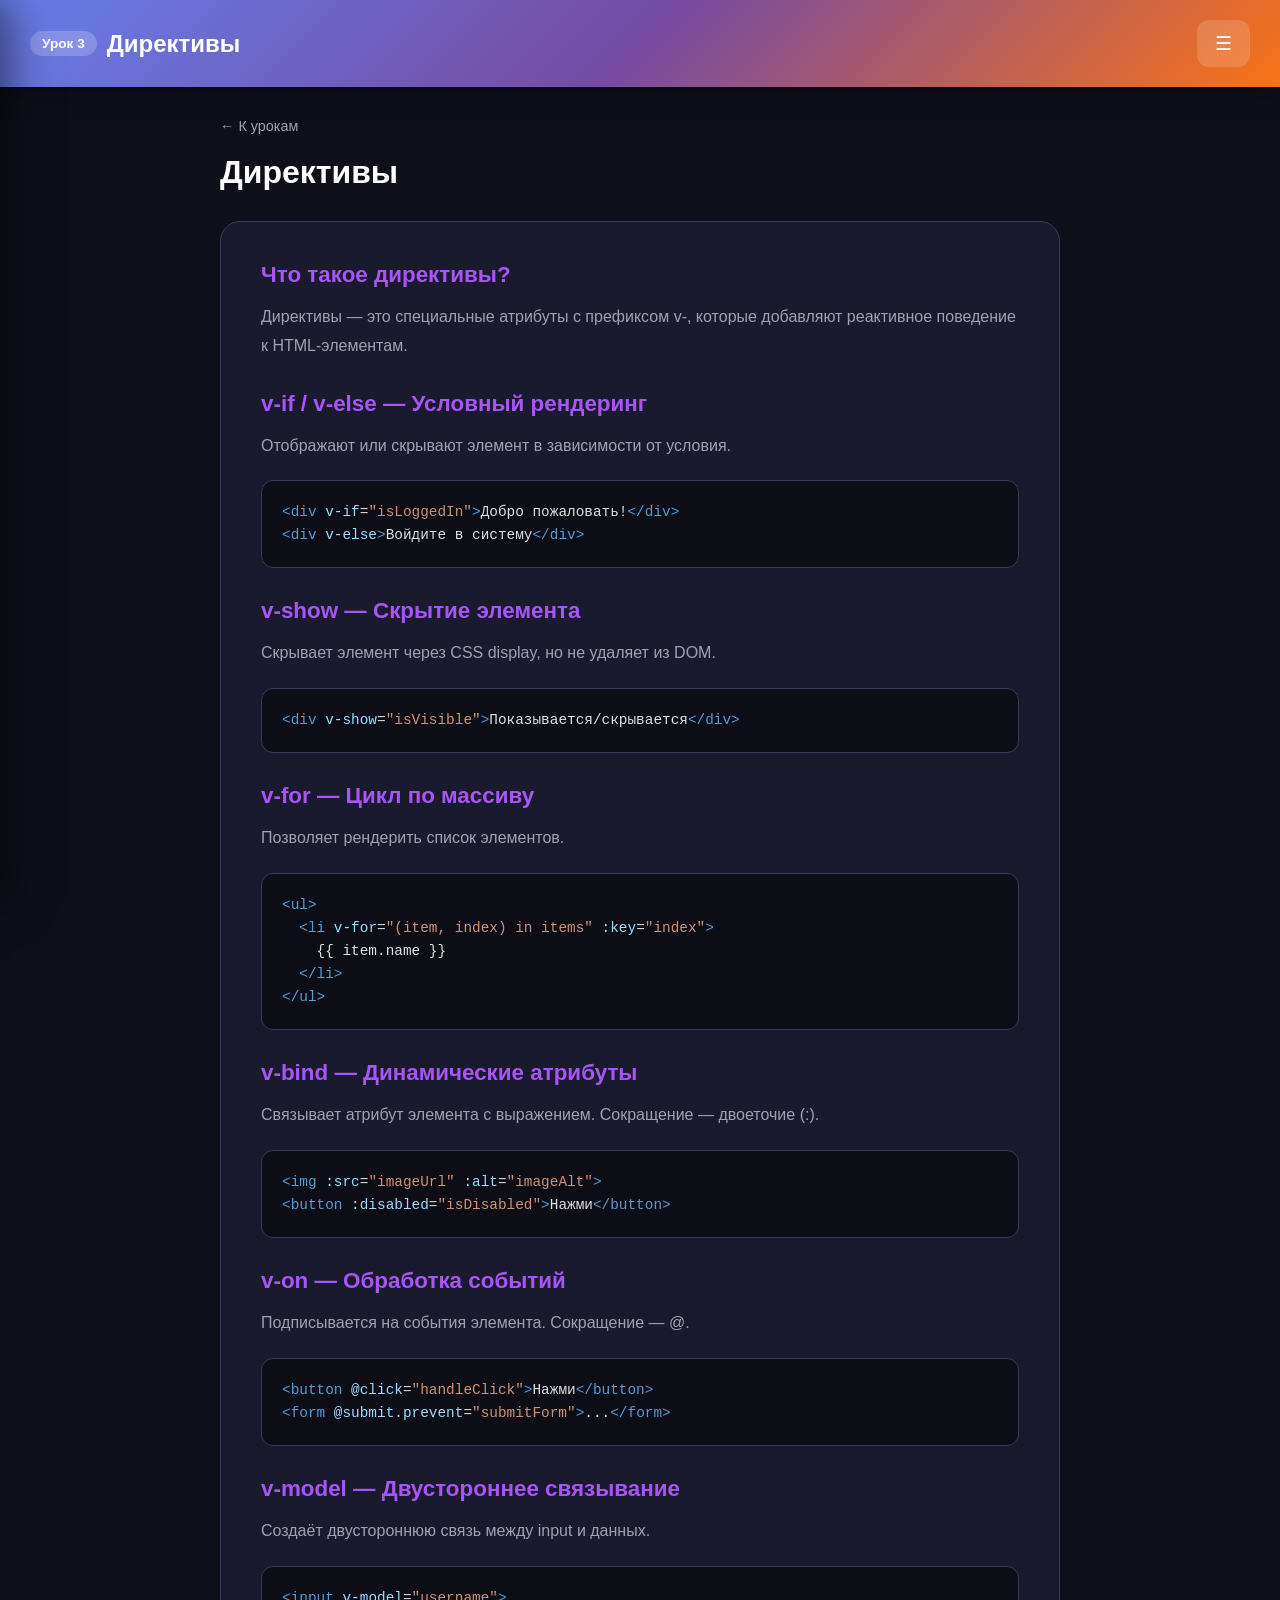
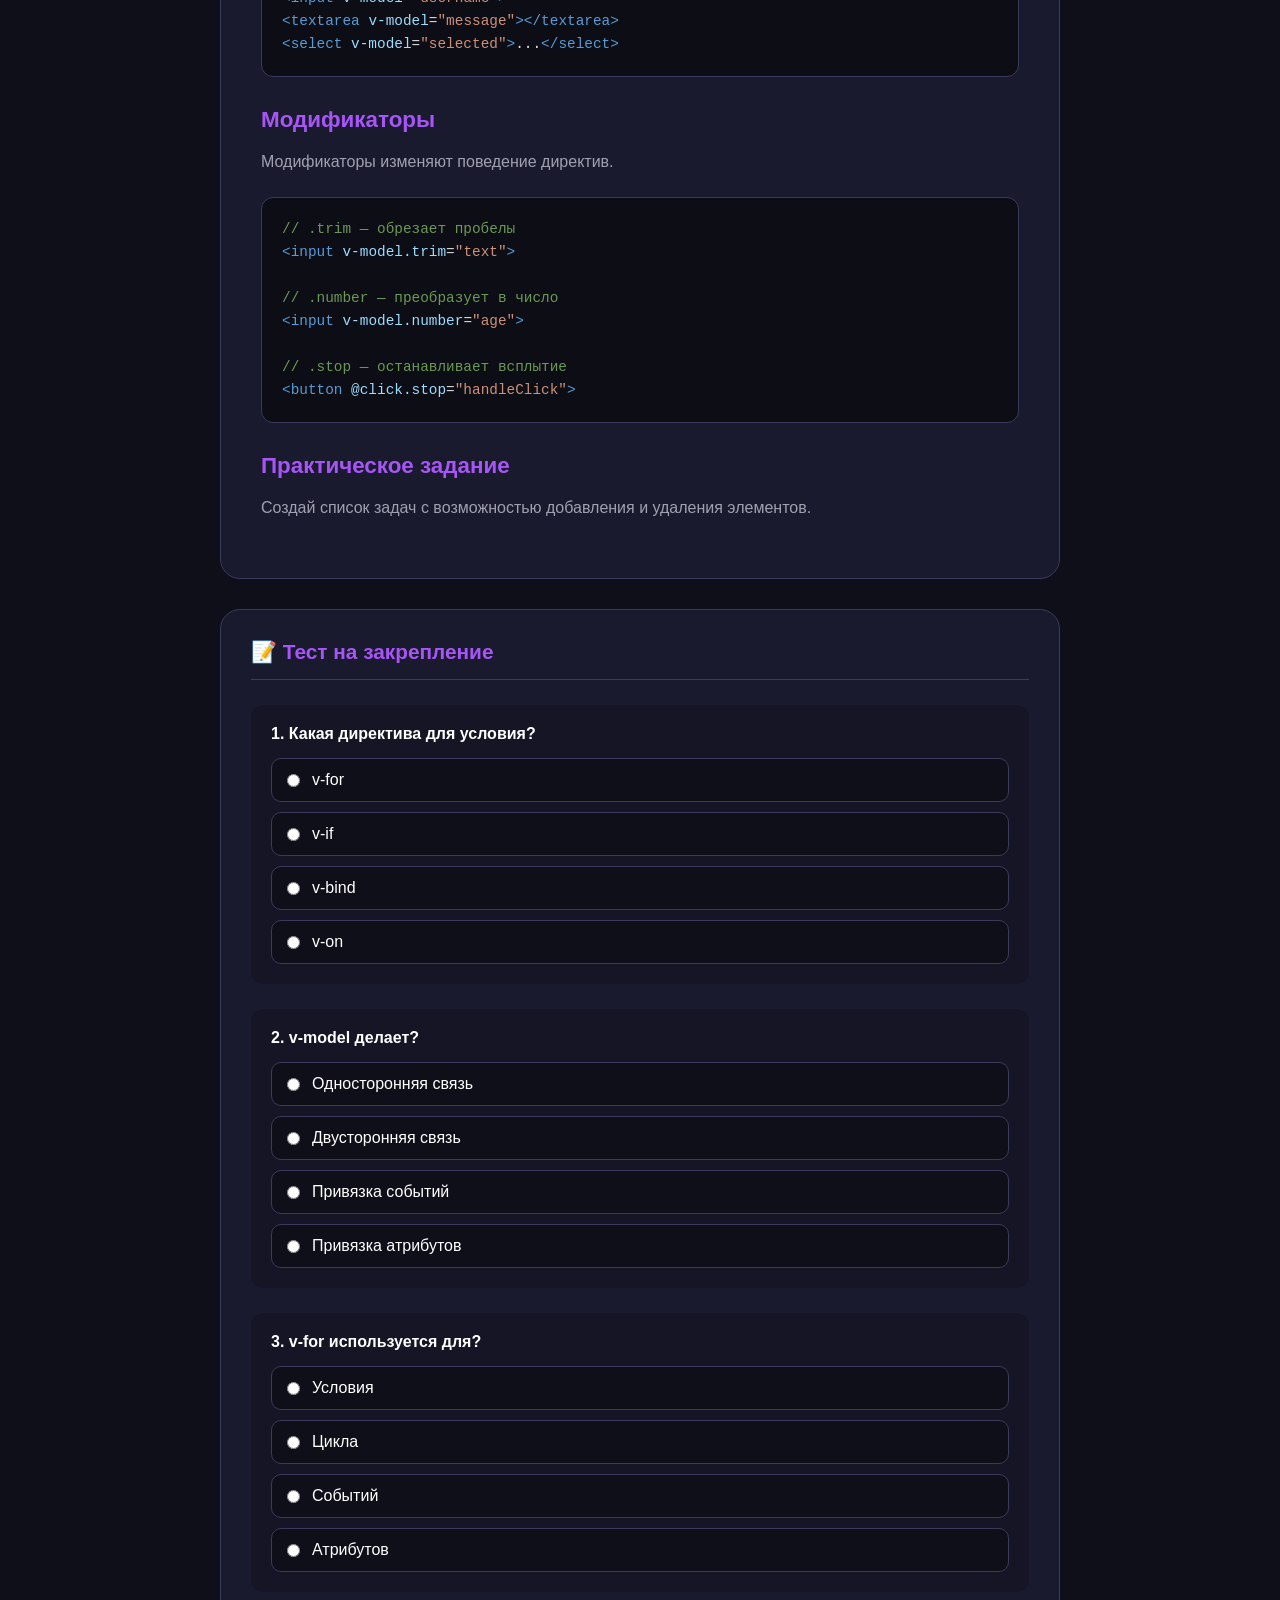
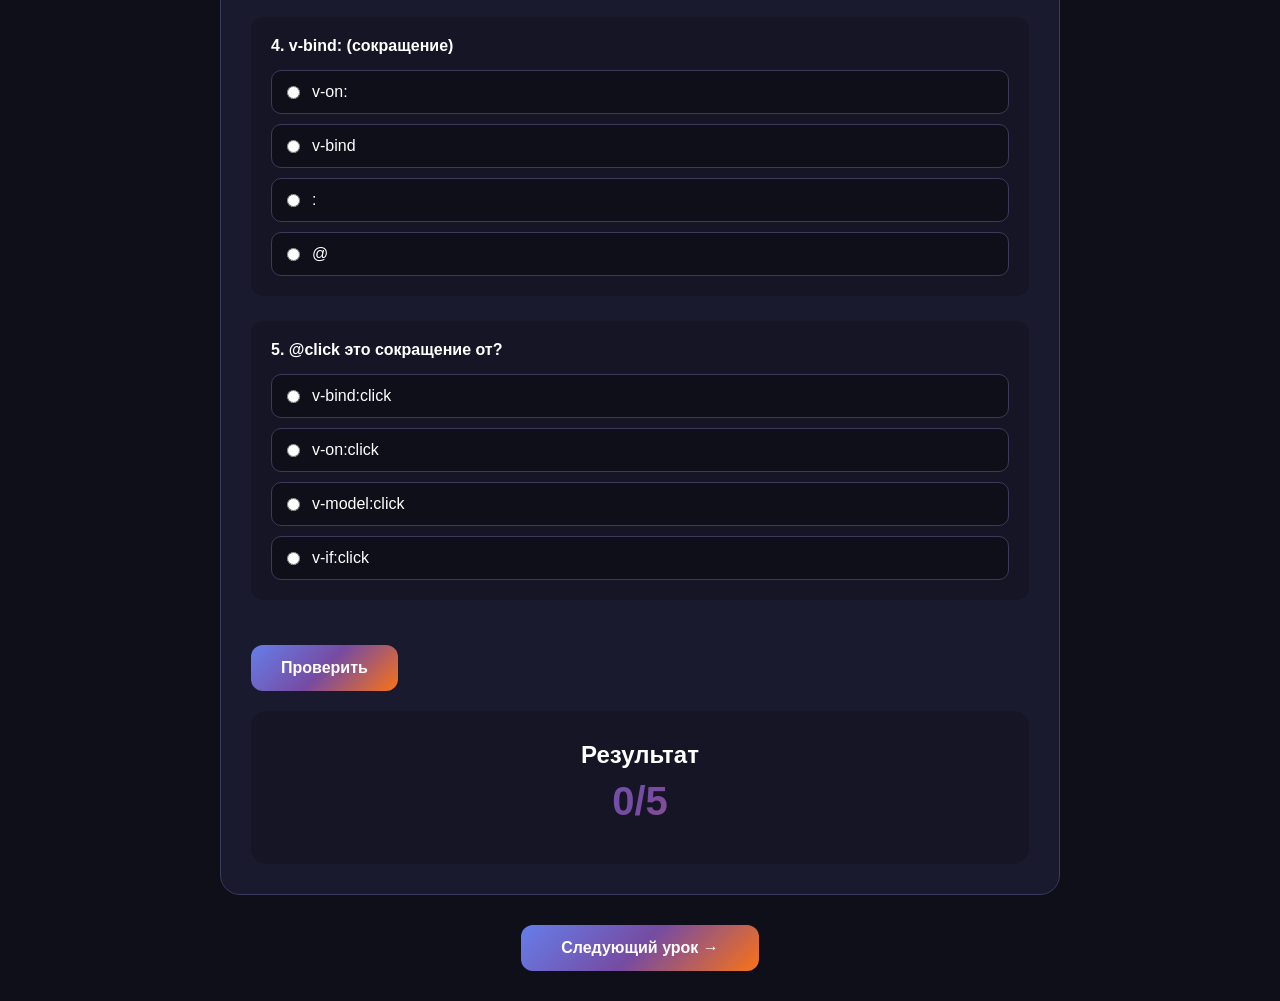
<file: vue-course/lesson-3.html>
<!DOCTYPE html>
<html lang="ru">
<head>
  <meta charset="UTF-8">
  <meta name="viewport" content="width=device-width, initial-scale=1.0">
  <title>Урок 3: Директивы</title>
  <link rel="stylesheet" href="css/styles.css">
</head>
<body>
  <div class="app-container">
    <header class="header">
      <h1 class="header-title">
        <span class="lesson-num">Урок 3</span>
        Директивы
      </h1>
      <button class="menu-btn" onclick="toggleSidebar()">☰</button>
    </header>

    <div class="sidebar-overlay" onclick="toggleSidebar()"></div>
    <nav class="sidebar" id="sidebar">
      <button class="sidebar-close" onclick="toggleSidebar()">×</button>
      <div class="sidebar-header">📚 Оглавление</div>
      <div id="sidebarLessons"></div>
    </nav>

    <main class="lesson-container">
      <a href="index.html" class="home-btn">← К урокам</a>

      <div class="lesson-header">
        <h1>Директивы</h1>
      </div>

      <div class="lesson-content">
        <h2>Что такое директивы?</h2>
        <p>Директивы — это специальные атрибуты с префиксом v-, которые добавляют реактивное поведение к HTML-элементам.</p>

        <h2>v-if / v-else — Условный рендеринг</h2>
        <p>Отображают или скрывают элемент в зависимости от условия.</p>

        <pre><code><span class="code-tag">&lt;div</span> <span class="code-attr">v-if</span>=<span class="code-string">"isLoggedIn"</span><span class="code-tag">&gt;</span>Добро пожаловать!<span class="code-tag">&lt;/div&gt;</span>
<span class="code-tag">&lt;div</span> <span class="code-attr">v-else</span><span class="code-tag">&gt;</span>Войдите в систему<span class="code-tag">&lt;/div&gt;</span></code></pre>

        <h2>v-show — Скрытие элемента</h2>
        <p>Скрывает элемент через CSS display, но не удаляет из DOM.</p>

        <pre><code><span class="code-tag">&lt;div</span> <span class="code-attr">v-show</span>=<span class="code-string">"isVisible"</span><span class="code-tag">&gt;</span>Показывается/скрывается<span class="code-tag">&lt;/div&gt;</span></code></pre>

        <h2>v-for — Цикл по массиву</h2>
        <p>Позволяет рендерить список элементов.</p>

        <pre><code><span class="code-tag">&lt;ul&gt;</span>
  <span class="code-tag">&lt;li</span> <span class="code-attr">v-for</span>=<span class="code-string">"(item, index) in items"</span> <span class="code-attr">:key</span>=<span class="code-string">"index"</span><span class="code-tag">&gt;</span>
    {{ item.name }}
  <span class="code-tag">&lt;/li&gt;</span>
<span class="code-tag">&lt;/ul&gt;</span></code></pre>

        <h2>v-bind — Динамические атрибуты</h2>
        <p>Связывает атрибут элемента с выражением. Сокращение — двоеточие (:).</p>

        <pre><code><span class="code-tag">&lt;img</span> <span class="code-attr">:src</span>=<span class="code-string">"imageUrl"</span> <span class="code-attr">:alt</span>=<span class="code-string">"imageAlt"</span><span class="code-tag">&gt;</span>
<span class="code-tag">&lt;button</span> <span class="code-attr">:disabled</span>=<span class="code-string">"isDisabled"</span><span class="code-tag">&gt;</span>Нажми<span class="code-tag">&lt;/button&gt;</span></code></pre>

        <h2>v-on — Обработка событий</h2>
        <p>Подписывается на события элемента. Сокращение — @.</p>

        <pre><code><span class="code-tag">&lt;button</span> <span class="code-attr">@click</span>=<span class="code-string">"handleClick"</span><span class="code-tag">&gt;</span>Нажми<span class="code-tag">&lt;/button&gt;</span>
<span class="code-tag">&lt;form</span> <span class="code-attr">@submit.prevent</span>=<span class="code-string">"submitForm"</span><span class="code-tag">&gt;</span>...<span class="code-tag">&lt;/form&gt;</span></code></pre>

        <h2>v-model — Двустороннее связывание</h2>
        <p>Создаёт двустороннюю связь между input и данных.</p>

        <pre><code><span class="code-tag">&lt;input</span> <span class="code-attr">v-model</span>=<span class="code-string">"username"</span><span class="code-tag">&gt;</span>
<span class="code-tag">&lt;textarea</span> <span class="code-attr">v-model</span>=<span class="code-string">"message"</span><span class="code-tag">&gt;&lt;/textarea&gt;</span>
<span class="code-tag">&lt;select</span> <span class="code-attr">v-model</span>=<span class="code-string">"selected"</span><span class="code-tag">&gt;</span>...<span class="code-tag">&lt;/select&gt;</span></code></pre>

        <h2>Модификаторы</h2>
        <p>Модификаторы изменяют поведение директив.</p>

        <pre><code><span class="code-comment">// .trim — обрезает пробелы</span>
<span class="code-tag">&lt;input</span> <span class="code-attr">v-model.trim</span>=<span class="code-string">"text"</span><span class="code-tag">&gt;</span>

<span class="code-comment">// .number — преобразует в число</span>
<span class="code-tag">&lt;input</span> <span class="code-attr">v-model.number</span>=<span class="code-string">"age"</span><span class="code-tag">&gt;</span>

<span class="code-comment">// .stop — останавливает всплытие</span>
<span class="code-tag">&lt;button</span> <span class="code-attr">@click.stop</span>=<span class="code-string">"handleClick"</span><span class="code-tag">&gt;</span></code></pre>

        <h2>Практическое задание</h2>
        <p>Создай список задач с возможностью добавления и удаления элементов.</p>
      </div>

      <div class="test-section">
        <div class="test-header">
          <h3>📝 Тест на закрепление</h3>
        </div>
        <div id="testQuestions"></div>
        <button class="test-btn" onclick="checkTest()">Проверить</button>
        <div class="test-result" id="testResult">
          <h4>Результат</h4>
          <div class="score" id="scoreText">0/5</div>
          <p class="message" id="resultMessage"></p>
        </div>
      </div>

      <div class="lesson-nav" id="lessonNav">
        <a href="lesson-4.html">Следующий урок →</a>
      </div>
    </main>
  </div>

  <script>
    const lessons = [
      { id: 1, title: "Введение в Vue.js" },
      { id: 2, title: "Vue Instance" },
      { id: 3, title: "Директивы" },
      { id: 4, title: "Компоненты" },
      { id: 5, title: "Computed & Watch" },
      { id: 6, title: "Lifecycle Hooks" },
      { id: 7, title: "Vue CLI и Router" },
      { id: 8, title: "Pinia (State)" },
      { id: 9, title: "Composition API" },
      { id: 10, title: "Итоговый проект" }
    ];

    const questions = [
      { q: "Какая директива для условия?", options: ["v-for", "v-if", "v-bind", "v-on"], correct: 1 },
      { q: "v-model делает?", options: ["Односторонняя связь", "Двусторонняя связь", "Привязка событий", "Привязка атрибутов"], correct: 1 },
      { q: "v-for используется для?", options: ["Условия", "Цикла", "Событий", "Атрибутов"], correct: 1 },
      { q: "v-bind: (сокращение)", options: ["v-on:", "v-bind", ":", "@"], correct: 2 },
      { q: "@click это сокращение от?", options: ["v-bind:click", "v-on:click", "v-model:click", "v-if:click"], correct: 1 }
    ];

    let answers = [];
    let testChecked = false;

    function toggleSidebar() {
      document.getElementById('sidebar').classList.toggle('open');
      document.querySelector('.sidebar-overlay').classList.toggle('visible');
    }

    function renderSidebar() {
      const currentId = 3;
      document.getElementById('sidebarLessons').innerHTML = lessons.map(l => `<a href="lesson-${l.id}.html" class="sidebar-item ${l.id === currentId ? 'active' : ''}">${l.id}. ${l.title}</a>`).join('');
    }

    function renderTest() {
      document.getElementById('testQuestions').innerHTML = questions.map((q, i) => `
        <div class="test-question">
          <h4>${i + 1}. ${q.q}</h4>
          <div class="test-options">
            ${q.options.map((opt, j) => `<label class="test-option" onclick="selectAnswer(${i}, ${j})"><input type="radio" name="q${i}" value="${j}"><span>${opt}</span></label>`).join('')}
          </div>
        </div>
      `).join('');
    }

    function selectAnswer(qIdx, aIdx) {
      if (testChecked) return;
      answers[qIdx] = aIdx;
      document.querySelectorAll('.test-question')[qIdx].querySelectorAll('.test-option').forEach((opt, i) => opt.classList.toggle('selected', i === aIdx));
    }

    function checkTest() {
      if (answers.length < questions.length || answers.some(a => a === undefined)) { alert('Ответьте на все вопросы!'); return; }
      testChecked = true;
      let score = 0;
      questions.forEach((q, i) => {
        const isCorrect = answers[i] === q.correct;
        if (isCorrect) score++;
        document.querySelectorAll('.test-question')[i].querySelectorAll('.test-option').forEach((opt, j) => {
          if (j === q.correct) opt.classList.add('correct');
          else if (j === answers[i] && !isCorrect) opt.classList.add('incorrect');
        });
      });
      document.getElementById('scoreText').textContent = `${score}/${questions.length}`;
      document.getElementById('resultMessage').textContent = score >= 4 ? 'Отлично!' : 'Повтори материал';
      document.getElementById('testResult').style.display = 'block';
      document.querySelector('.test-btn').style.display = 'none';
      if (score >= 3) {
        const progress = JSON.parse(localStorage.getItem('vueCourseProgress')) || {};
        progress[3] = { completed: true, inProgress: false };
        localStorage.setItem('vueCourseProgress', JSON.stringify(progress));
      }
    }

    renderSidebar();
    renderTest();
  </script>
</body>
</html>
</file>
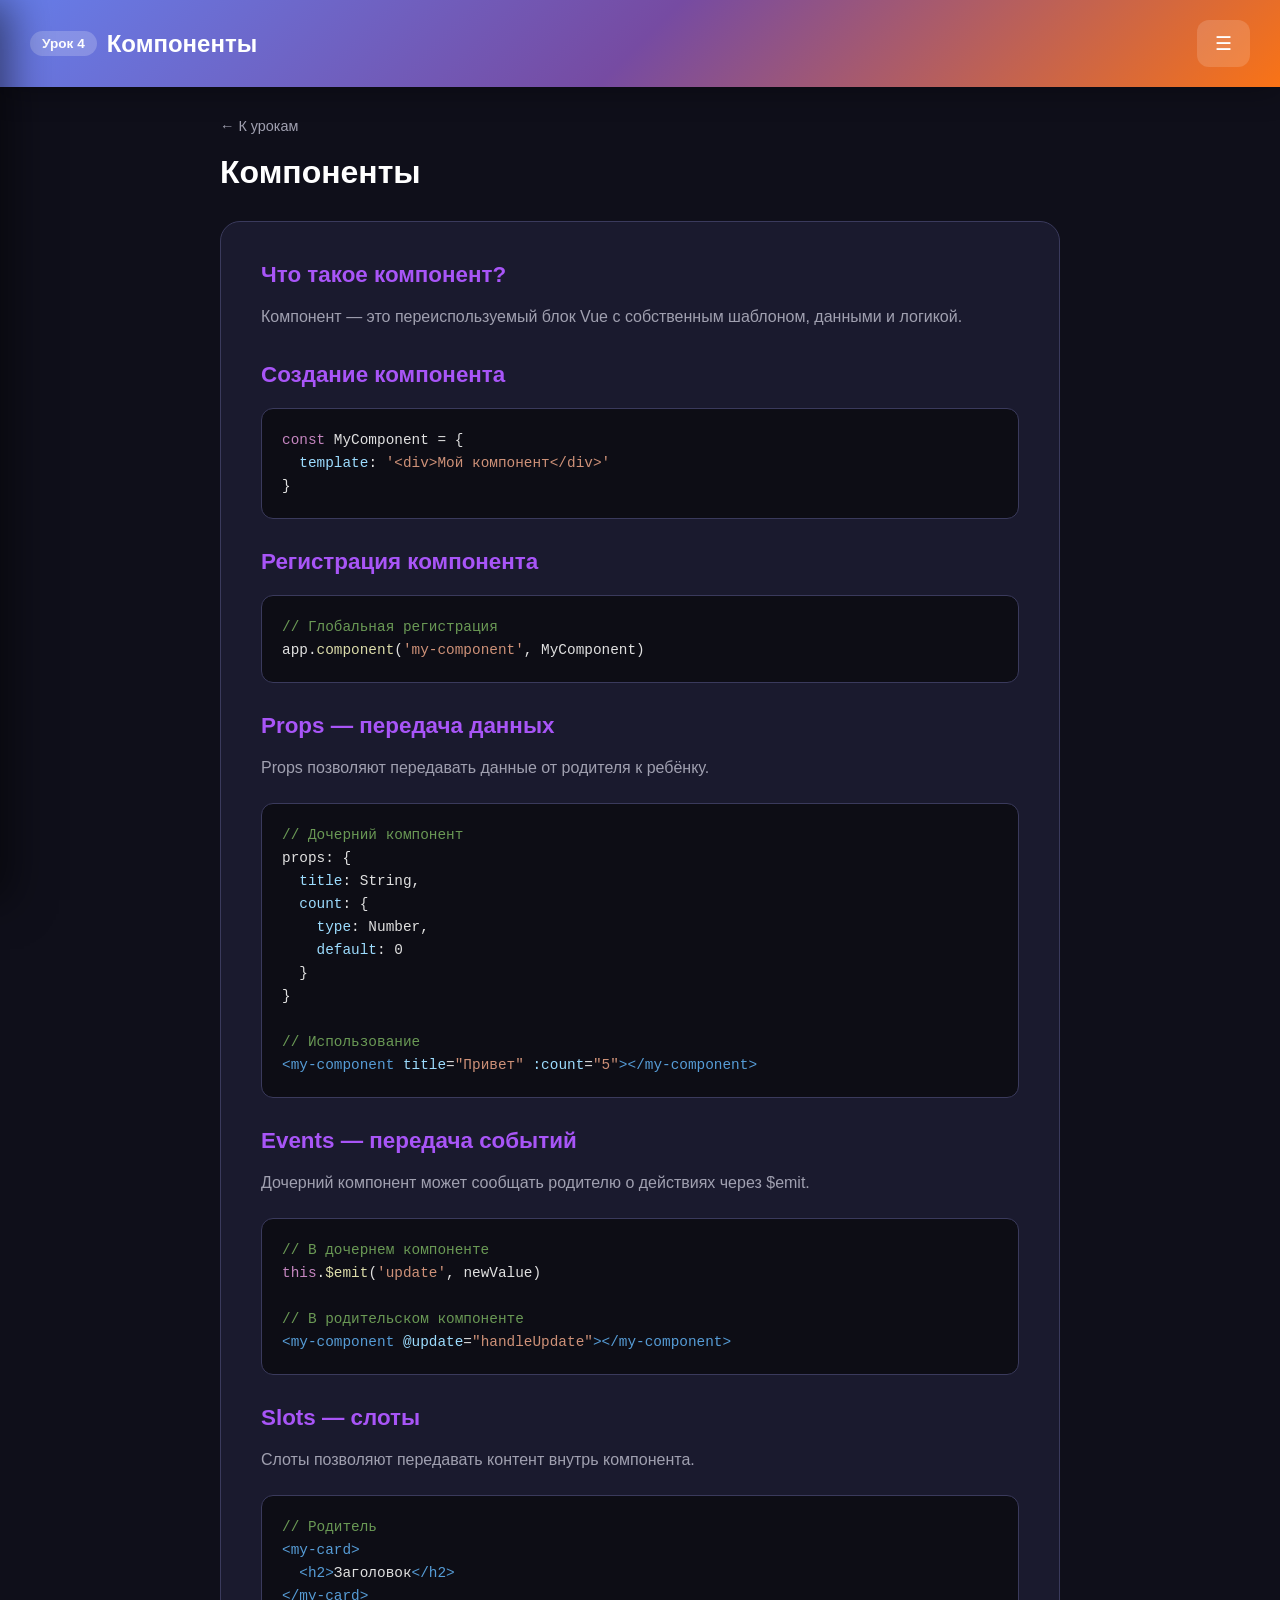
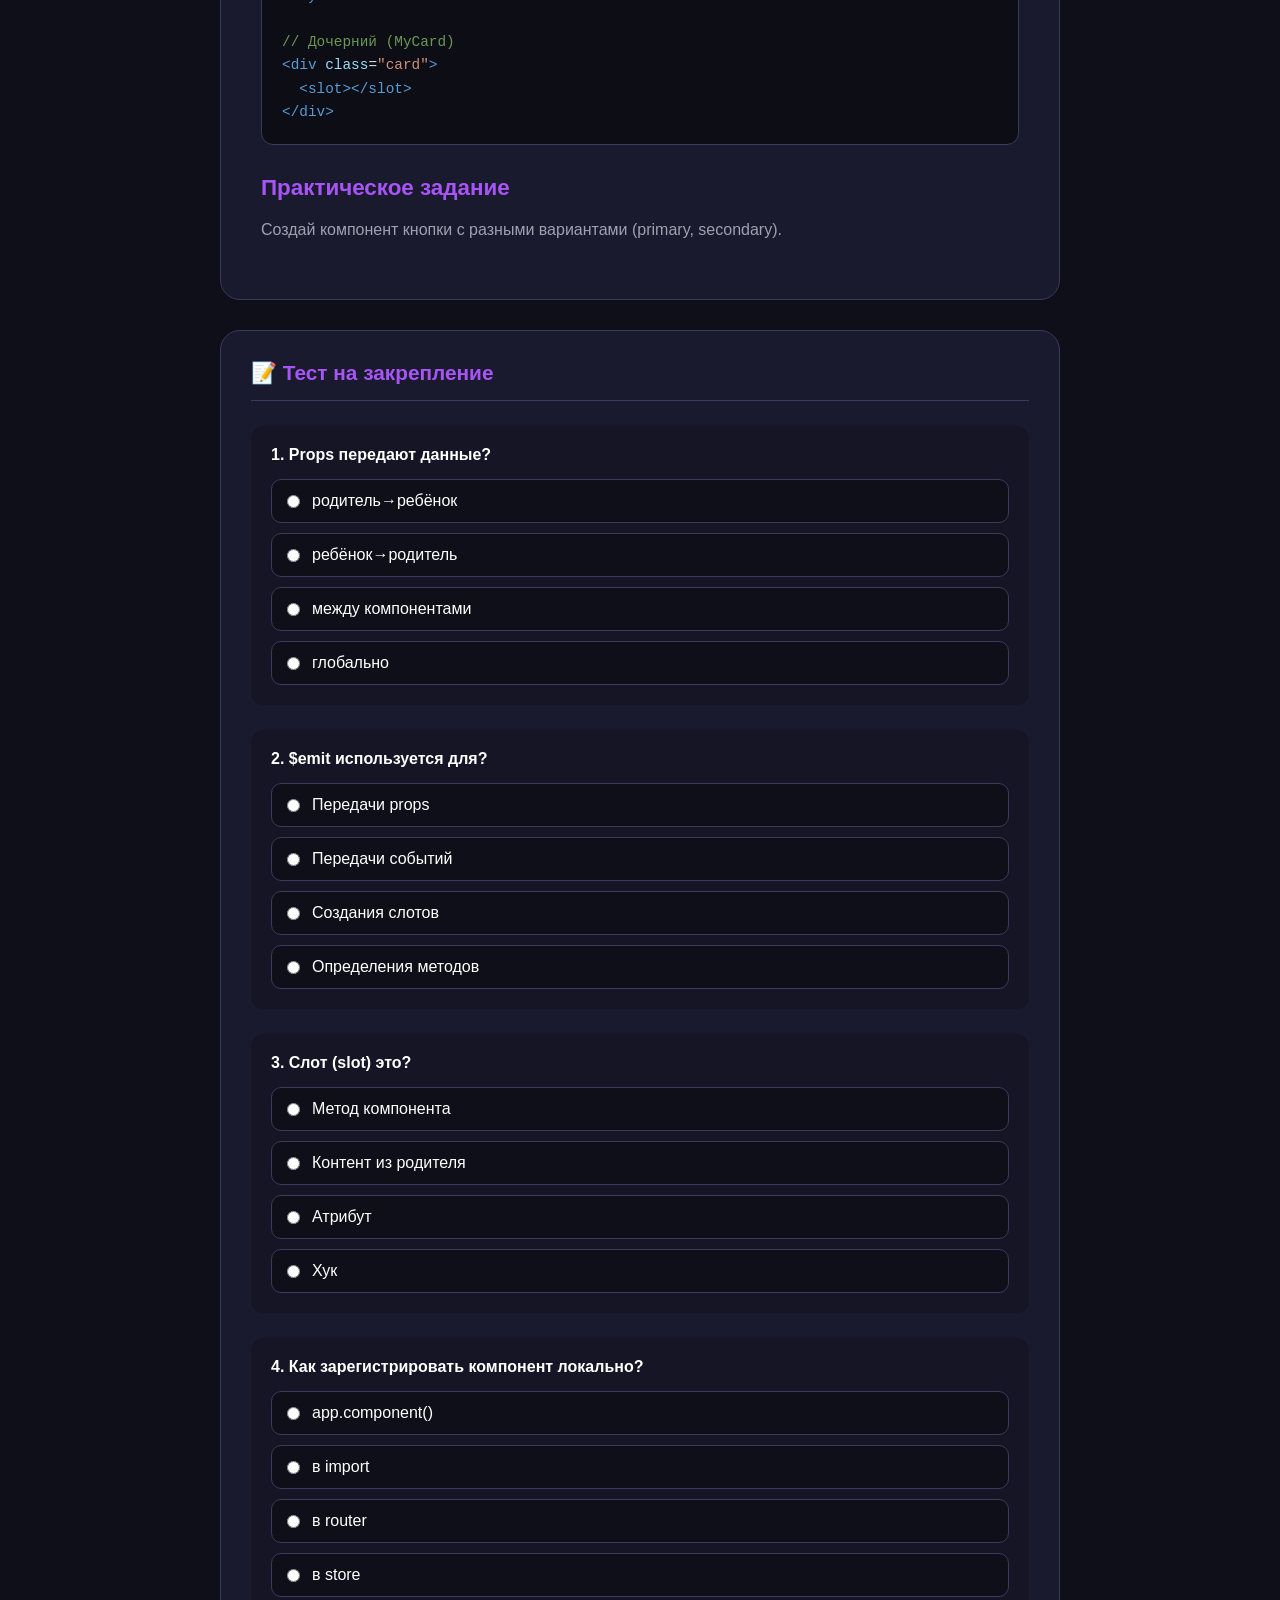
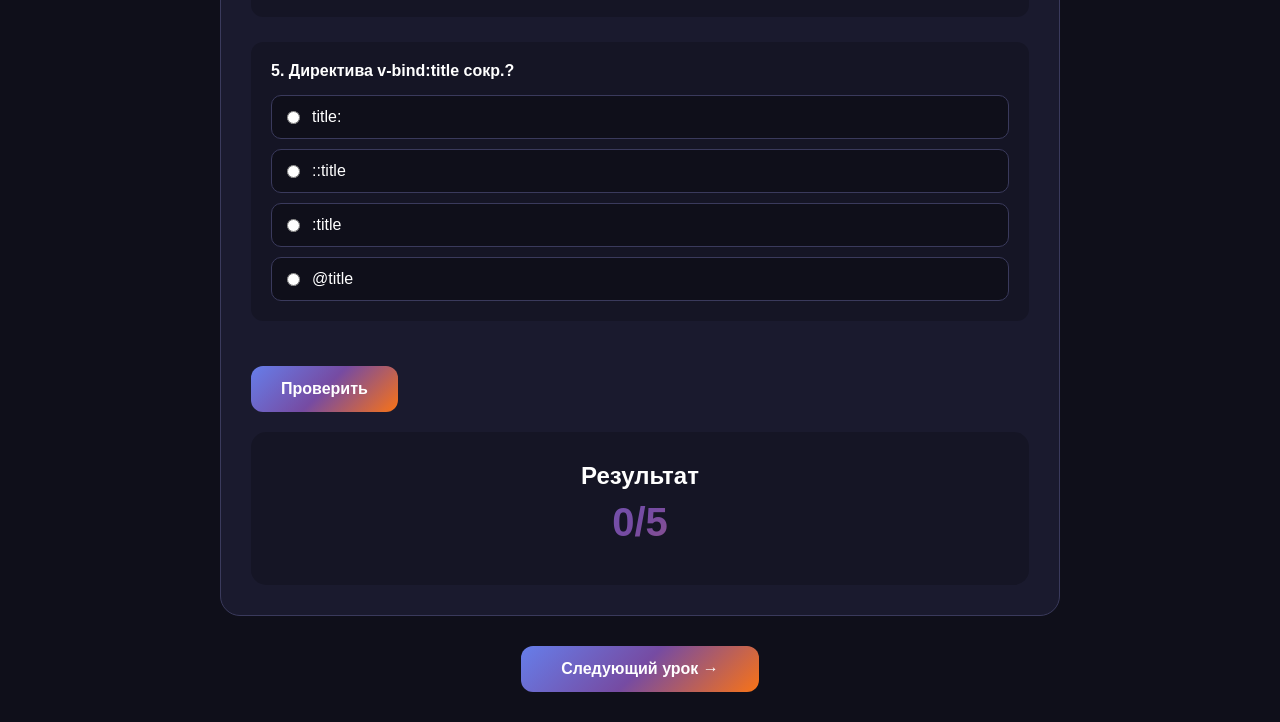
<file: vue-course/lesson-4.html>
<!DOCTYPE html>
<html lang="ru">
<head>
  <meta charset="UTF-8">
  <meta name="viewport" content="width=device-width, initial-scale=1.0">
  <title>Урок 4: Компоненты</title>
  <link rel="stylesheet" href="css/styles.css">
</head>
<body>
  <div class="app-container">
    <header class="header">
      <h1 class="header-title">
        <span class="lesson-num">Урок 4</span>
        Компоненты
      </h1>
      <button class="menu-btn" onclick="toggleSidebar()">☰</button>
    </header>

    <div class="sidebar-overlay" onclick="toggleSidebar()"></div>
    <nav class="sidebar" id="sidebar">
      <button class="sidebar-close" onclick="toggleSidebar()">×</button>
      <div class="sidebar-header">📚 Оглавление</div>
      <div id="sidebarLessons"></div>
    </nav>

    <main class="lesson-container">
      <a href="index.html" class="home-btn">← К урокам</a>

      <div class="lesson-header">
        <h1>Компоненты</h1>
      </div>

      <div class="lesson-content">
        <h2>Что такое компонент?</h2>
        <p>Компонент — это переиспользуемый блок Vue с собственным шаблоном, данными и логикой.</p>

        <h2>Создание компонента</h2>
        <pre><code><span class="code-keyword">const</span> MyComponent = {
  <span class="code-property">template</span>: <span class="code-string">'&lt;div&gt;Мой компонент&lt;/div&gt;'</span>
}</code></pre>

        <h2>Регистрация компонента</h2>
        <pre><code><span class="code-comment">// Глобальная регистрация</span>
app.<span class="code-function">component</span>(<span class="code-string">'my-component'</span>, MyComponent)</code></pre>

        <h2>Props — передача данных</h2>
        <p>Props позволяют передавать данные от родителя к ребёнку.</p>

        <pre><code><span class="code-comment">// Дочерний компонент</span>
props: {
  <span class="code-property">title</span>: String,
  <span class="code-property">count</span>: {
    <span class="code-property">type</span>: Number,
    <span class="code-property">default</span>: <span class="code-number">0</span>
  }
}

<span class="code-comment">// Использование</span>
<span class="code-tag">&lt;my-component</span> <span class="code-attr">title</span>=<span class="code-string">"Привет"</span> <span class="code-attr">:count</span>=<span class="code-string">"5"</span><span class="code-tag">&gt;&lt;/my-component&gt;</span></code></pre>

        <h2>Events — передача событий</h2>
        <p>Дочерний компонент может сообщать родителю о действиях через $emit.</p>

        <pre><code><span class="code-comment">// В дочернем компоненте</span>
<span class="code-keyword">this</span>.<span class="code-function">$emit</span>(<span class="code-string">'update'</span>, newValue)

<span class="code-comment">// В родительском компоненте</span>
<span class="code-tag">&lt;my-component</span> <span class="code-attr">@update</span>=<span class="code-string">"handleUpdate"</span><span class="code-tag">&gt;&lt;/my-component&gt;</span></code></pre>

        <h2>Slots — слоты</h2>
        <p>Слоты позволяют передавать контент внутрь компонента.</p>

        <pre><code><span class="code-comment">// Родитель</span>
<span class="code-tag">&lt;my-card&gt;</span>
  <span class="code-tag">&lt;h2&gt;</span>Заголовок<span class="code-tag">&lt;/h2&gt;</span>
<span class="code-tag">&lt;/my-card&gt;</span>

<span class="code-comment">// Дочерний (MyCard)</span>
<span class="code-tag">&lt;div</span> <span class="code-attr">class</span>=<span class="code-string">"card"</span><span class="code-tag">&gt;</span>
  <span class="code-tag">&lt;slot&gt;&lt;/slot&gt;</span>
<span class="code-tag">&lt;/div&gt;</span></code></pre>

        <h2>Практическое задание</h2>
        <p>Создай компонент кнопки с разными вариантами (primary, secondary).</p>
      </div>

      <div class="test-section">
        <div class="test-header">
          <h3>📝 Тест на закрепление</h3>
        </div>
        <div id="testQuestions"></div>
        <button class="test-btn" onclick="checkTest()">Проверить</button>
        <div class="test-result" id="testResult">
          <h4>Результат</h4>
          <div class="score" id="scoreText">0/5</div>
          <p class="message" id="resultMessage"></p>
        </div>
      </div>

      <div class="lesson-nav" id="lessonNav">
        <a href="lesson-5.html">Следующий урок →</a>
      </div>
    </main>
  </div>

  <script>
    const lessons = [
      { id: 1, title: "Введение в Vue.js" },
      { id: 2, title: "Vue Instance" },
      { id: 3, title: "Директивы" },
      { id: 4, title: "Компоненты" },
      { id: 5, title: "Computed & Watch" },
      { id: 6, title: "Lifecycle Hooks" },
      { id: 7, title: "Vue CLI и Router" },
      { id: 8, title: "Pinia (State)" },
      { id: 9, title: "Composition API" },
      { id: 10, title: "Итоговый проект" }
    ];

    const questions = [
      { q: "Props передают данные?", options: ["родитель→ребёнок", "ребёнок→родитель", "между компонентами", "глобально"], correct: 0 },
      { q: "$emit используется для?", options: ["Передачи props", "Передачи событий", "Создания слотов", "Определения методов"], correct: 1 },
      { q: "Слот (slot) это?", options: ["Метод компонента", "Контент из родителя", "Атрибут", "Хук"], correct: 1 },
      { q: "Как зарегистрировать компонент локально?", options: ["app.component()", "в import", "в router", "в store"], correct: 1 },
      { q: "Директива v-bind:title сокр.?", options: ["title:", "::title", ":title", "@title"], correct: 2 }
    ];

    let answers = [];
    let testChecked = false;

    function toggleSidebar() {
      document.getElementById('sidebar').classList.toggle('open');
      document.querySelector('.sidebar-overlay').classList.toggle('visible');
    }

    function renderSidebar() {
      const currentId = 4;
      document.getElementById('sidebarLessons').innerHTML = lessons.map(l => `<a href="lesson-${l.id}.html" class="sidebar-item ${l.id === currentId ? 'active' : ''}">${l.id}. ${l.title}</a>`).join('');
    }

    function renderTest() {
      document.getElementById('testQuestions').innerHTML = questions.map((q, i) => `
        <div class="test-question">
          <h4>${i + 1}. ${q.q}</h4>
          <div class="test-options">
            ${q.options.map((opt, j) => `<label class="test-option" onclick="selectAnswer(${i}, ${j})"><input type="radio" name="q${i}" value="${j}"><span>${opt}</span></label>`).join('')}
          </div>
        </div>
      `).join('');
    }

    function selectAnswer(qIdx, aIdx) {
      if (testChecked) return;
      answers[qIdx] = aIdx;
      document.querySelectorAll('.test-question')[qIdx].querySelectorAll('.test-option').forEach((opt, i) => opt.classList.toggle('selected', i === aIdx));
    }

    function checkTest() {
      if (answers.length < questions.length || answers.some(a => a === undefined)) { alert('Ответьте на все вопросы!'); return; }
      testChecked = true;
      let score = 0;
      questions.forEach((q, i) => {
        const isCorrect = answers[i] === q.correct;
        if (isCorrect) score++;
        document.querySelectorAll('.test-question')[i].querySelectorAll('.test-option').forEach((opt, j) => {
          if (j === q.correct) opt.classList.add('correct');
          else if (j === answers[i] && !isCorrect) opt.classList.add('incorrect');
        });
      });
      document.getElementById('scoreText').textContent = `${score}/${questions.length}`;
      document.getElementById('resultMessage').textContent = score >= 4 ? 'Отлично!' : 'Повтори материал';
      document.getElementById('testResult').style.display = 'block';
      document.querySelector('.test-btn').style.display = 'none';
      if (score >= 3) {
        const progress = JSON.parse(localStorage.getItem('vueCourseProgress')) || {};
        progress[4] = { completed: true, inProgress: false };
        localStorage.setItem('vueCourseProgress', JSON.stringify(progress));
      }
    }

    renderSidebar();
    renderTest();
  </script>
</body>
</html>
</file>
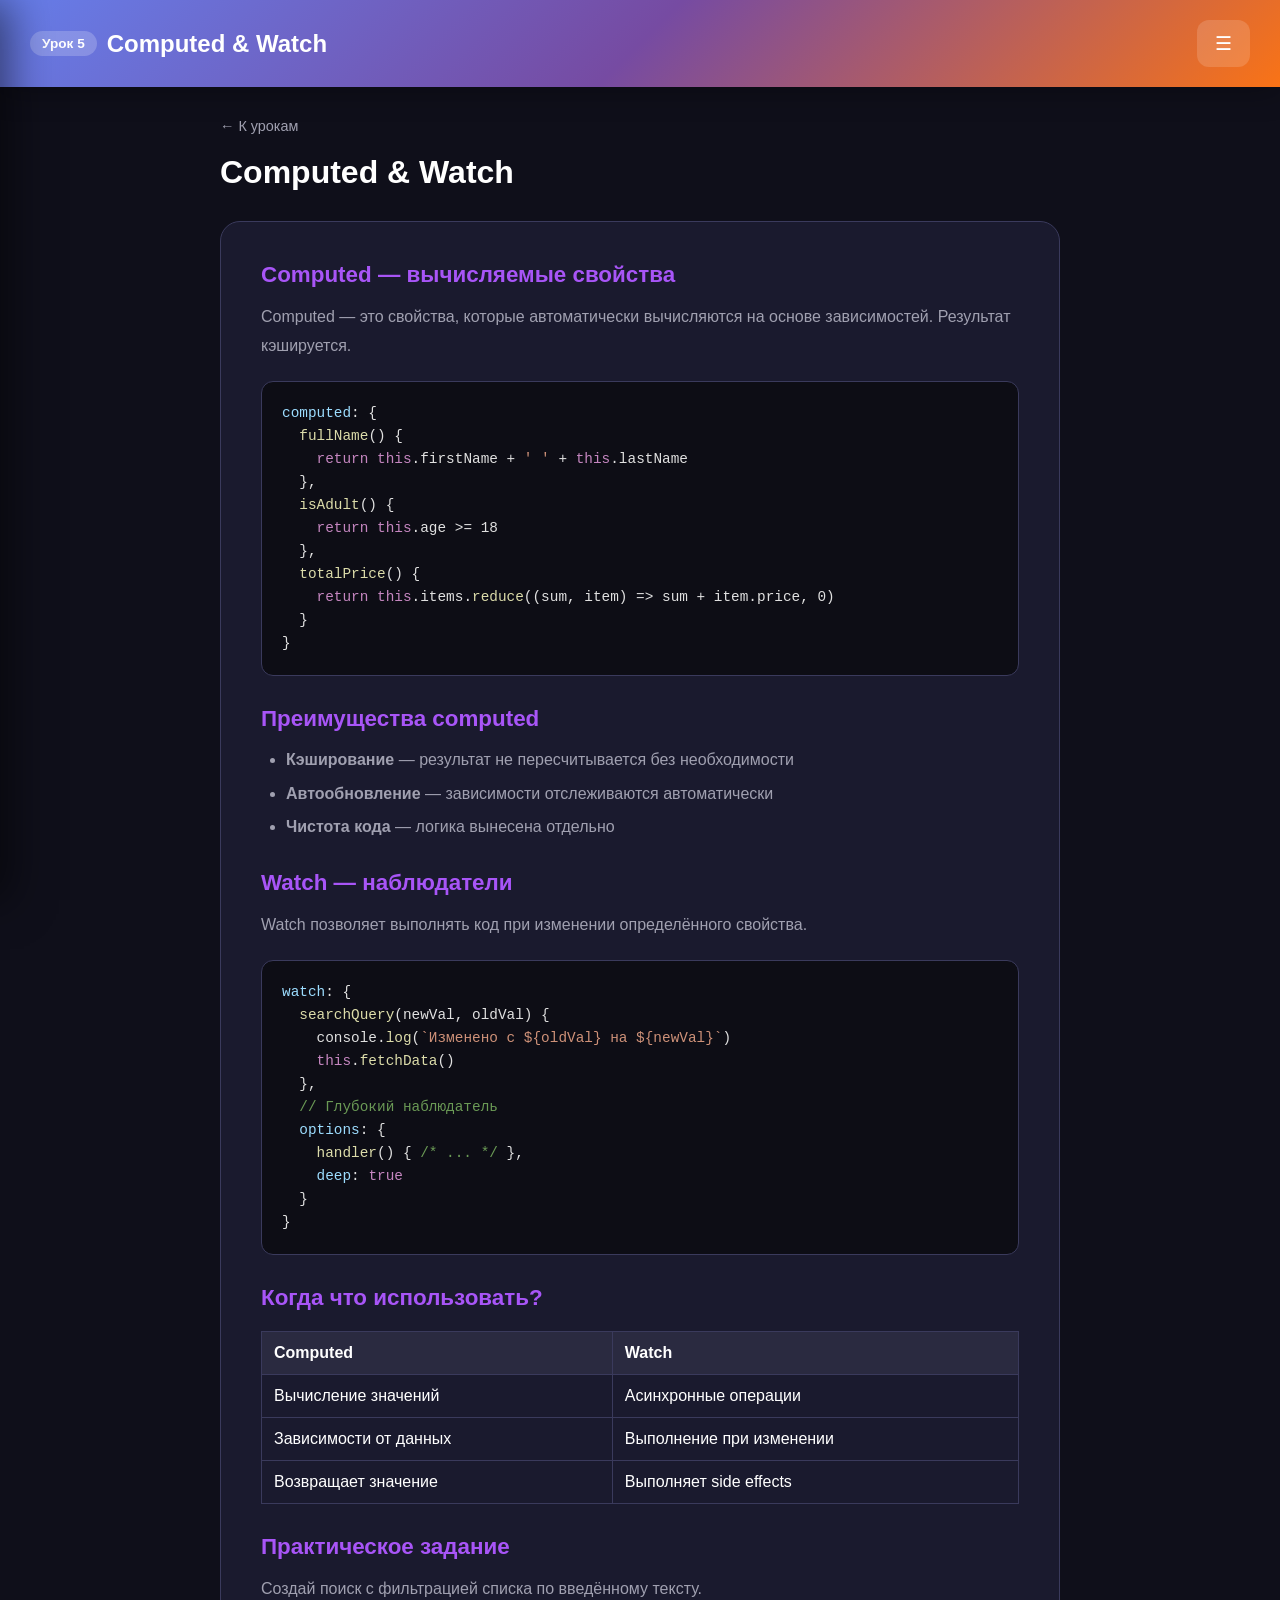
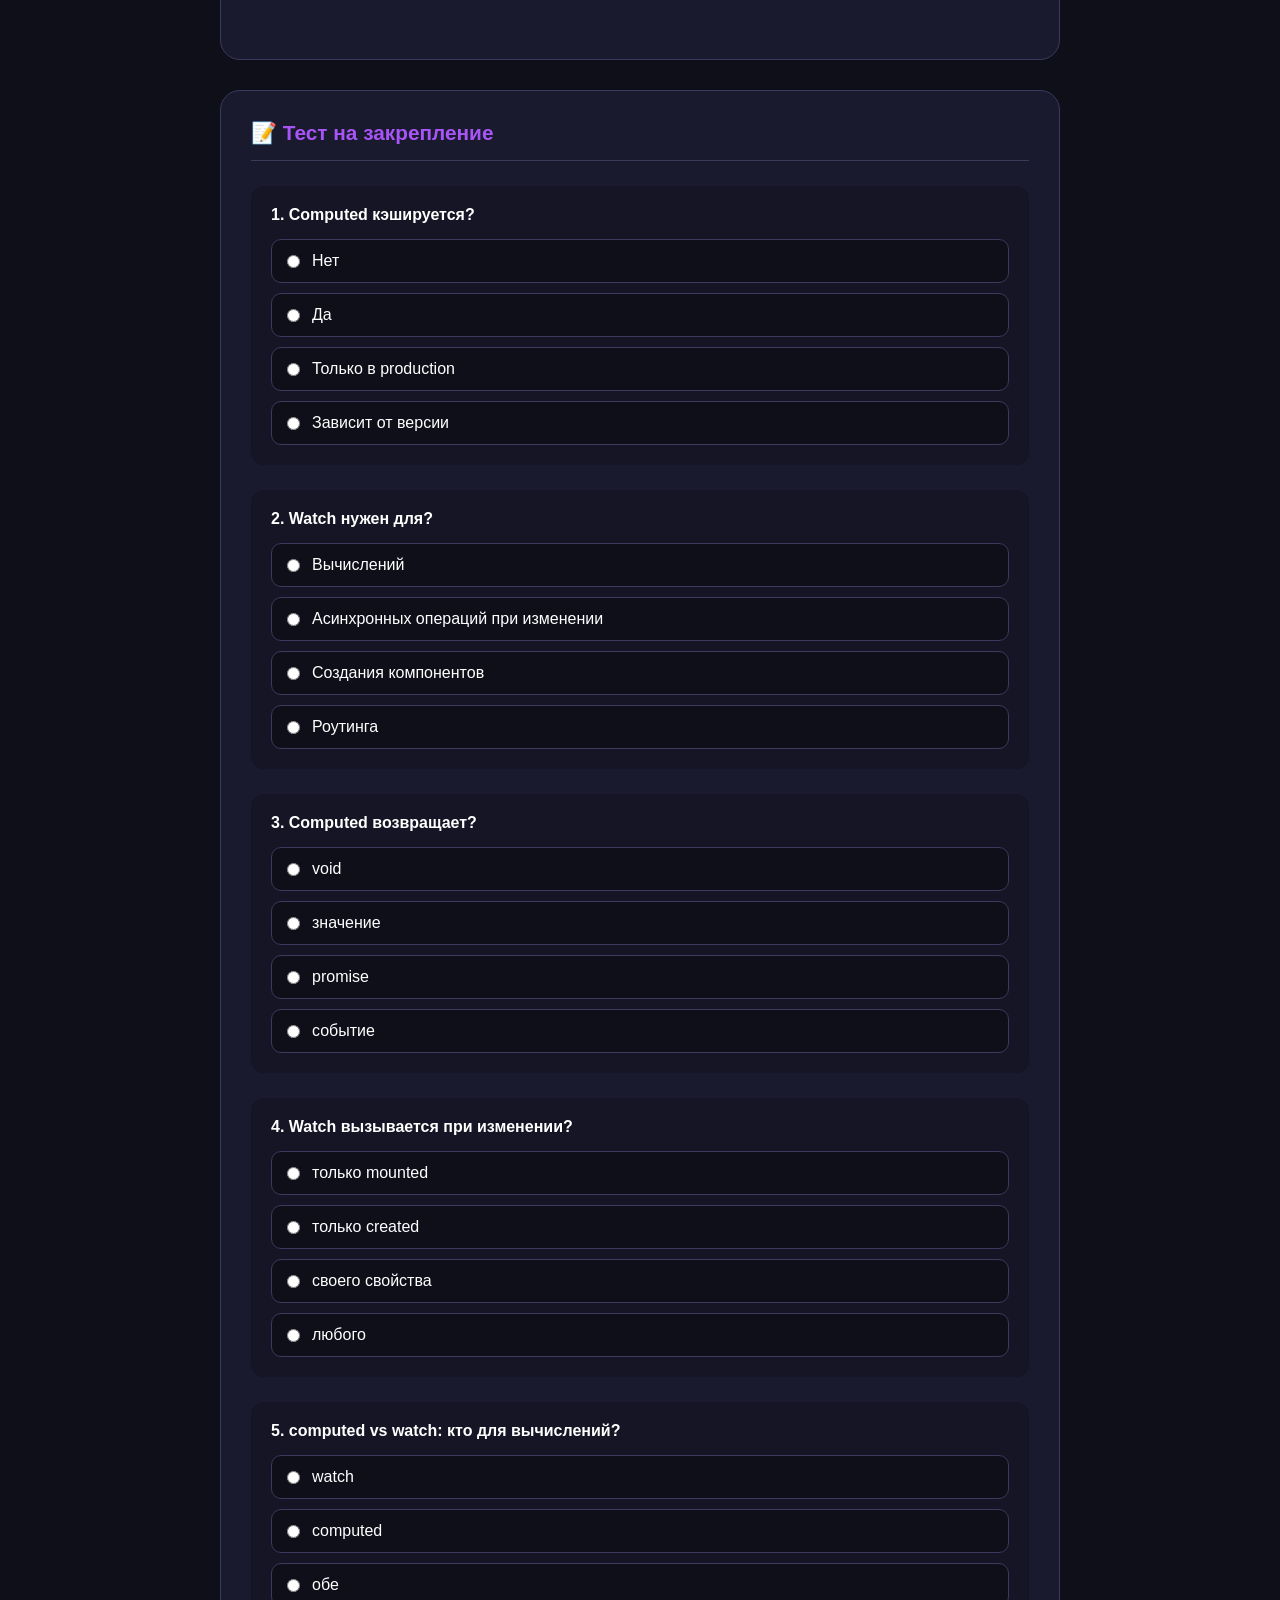
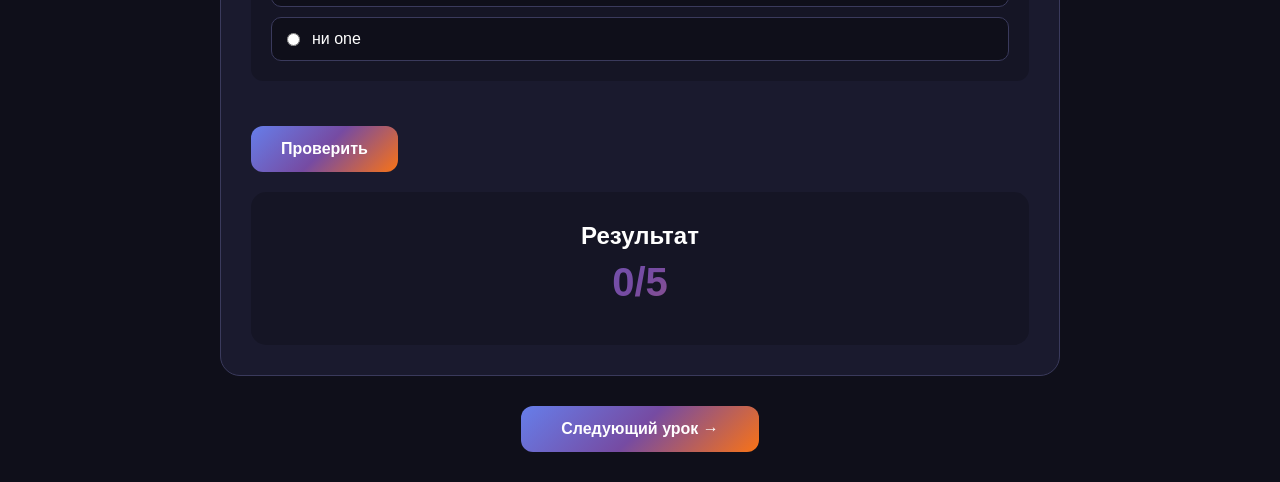
<file: vue-course/lesson-5.html>
<!DOCTYPE html>
<html lang="ru">
<head>
  <meta charset="UTF-8">
  <meta name="viewport" content="width=device-width, initial-scale=1.0">
  <title>Урок 5: Computed & Watch</title>
  <link rel="stylesheet" href="css/styles.css">
</head>
<body>
  <div class="app-container">
    <header class="header">
      <h1 class="header-title">
        <span class="lesson-num">Урок 5</span>
        Computed & Watch
      </h1>
      <button class="menu-btn" onclick="toggleSidebar()">☰</button>
    </header>

    <div class="sidebar-overlay" onclick="toggleSidebar()"></div>
    <nav class="sidebar" id="sidebar">
      <button class="sidebar-close" onclick="toggleSidebar()">×</button>
      <div class="sidebar-header">📚 Оглавление</div>
      <div id="sidebarLessons"></div>
    </nav>

    <main class="lesson-container">
      <a href="index.html" class="home-btn">← К урокам</a>

      <div class="lesson-header">
        <h1>Computed & Watch</h1>
      </div>

      <div class="lesson-content">
        <h2>Computed — вычисляемые свойства</h2>
        <p>Computed — это свойства, которые автоматически вычисляются на основе зависимостей. Результат кэшируется.</p>

        <pre><code><span class="code-property">computed</span>: {
  <span class="code-function">fullName</span>() {
    <span class="code-keyword">return</span> <span class="code-keyword">this</span>.firstName + <span class="code-string">' '</span> + <span class="code-keyword">this</span>.lastName
  },
  <span class="code-function">isAdult</span>() {
    <span class="code-keyword">return</span> <span class="code-keyword">this</span>.age >= <span class="code-number">18</span>
  },
  <span class="code-function">totalPrice</span>() {
    <span class="code-keyword">return</span> <span class="code-keyword">this</span>.items.<span class="code-function">reduce</span>((sum, item) => sum + item.price, <span class="code-number">0</span>)
  }
}</code></pre>

        <h2>Преимущества computed</h2>
        <ul>
          <li><strong>Кэширование</strong> — результат не пересчитывается без необходимости</li>
          <li><strong>Автообновление</strong> — зависимости отслеживаются автоматически</li>
          <li><strong>Чистота кода</strong> — логика вынесена отдельно</li>
        </ul>

        <h2>Watch — наблюдатели</h2>
        <p>Watch позволяет выполнять код при изменении определённого свойства.</p>

        <pre><code><span class="code-property">watch</span>: {
  <span class="code-function">searchQuery</span>(newVal, oldVal) {
    console.<span class="code-function">log</span>(<span class="code-string">`Изменено с ${oldVal} на ${newVal}`</span>)
    <span class="code-keyword">this</span>.<span class="code-function">fetchData</span>()
  },
  <span class="code-comment">// Глубокий наблюдатель</span>
  <span class="code-property">options</span>: {
    <span class="code-function">handler</span>() { <span class="code-comment">/* ... */</span> },
    <span class="code-property">deep</span>: <span class="code-keyword">true</span>
  }
}</code></pre>

        <h2>Когда что использовать?</h2>
        <table style="width:100%; border-collapse:collapse; margin:20px 0;">
          <tr style="background:#2a2a40;">
            <th style="padding:12px; text-align:left; border:1px solid #3a3a5c;">Computed</th>
            <th style="padding:12px; text-align:left; border:1px solid #3a3a5c;">Watch</th>
          </tr>
          <tr>
            <td style="padding:12px; border:1px solid #3a3a5c;">Вычисление значений</td>
            <td style="padding:12px; border:1px solid #3a3a5c;">Асинхронные операции</td>
          </tr>
          <tr>
            <td style="padding:12px; border:1px solid #3a3a5c;">Зависимости от данных</td>
            <td style="padding:12px; border:1px solid #3a3a5c;">Выполнение при изменении</td>
          </tr>
          <tr>
            <td style="padding:12px; border:1px solid #3a3a5c;">Возвращает значение</td>
            <td style="padding:12px; border:1px solid #3a3a5c;">Выполняет side effects</td>
          </tr>
        </table>

        <h2>Практическое задание</h2>
        <p>Создай поиск с фильтрацией списка по введённому тексту.</p>
      </div>

      <div class="test-section">
        <div class="test-header">
          <h3>📝 Тест на закрепление</h3>
        </div>
        <div id="testQuestions"></div>
        <button class="test-btn" onclick="checkTest()">Проверить</button>
        <div class="test-result" id="testResult">
          <h4>Результат</h4>
          <div class="score" id="scoreText">0/5</div>
          <p class="message" id="resultMessage"></p>
        </div>
      </div>

      <div class="lesson-nav" id="lessonNav">
        <a href="lesson-6.html">Следующий урок →</a>
      </div>
    </main>
  </div>

  <script>
    const lessons = [
      { id: 1, title: "Введение в Vue.js" },
      { id: 2, title: "Vue Instance" },
      { id: 3, title: "Директивы" },
      { id: 4, title: "Компоненты" },
      { id: 5, title: "Computed & Watch" },
      { id: 6, title: "Lifecycle Hooks" },
      { id: 7, title: "Vue CLI и Router" },
      { id: 8, title: "Pinia (State)" },
      { id: 9, title: "Composition API" },
      { id: 10, title: "Итоговый проект" }
    ];

    const questions = [
      { q: "Computed кэшируется?", options: ["Нет", "Да", "Только в production", "Зависит от версии"], correct: 1 },
      { q: "Watch нужен для?", options: ["Вычислений", "Асинхронных операций при изменении", "Создания компонентов", "Роутинга"], correct: 1 },
      { q: "Computed возвращает?", options: ["void", "значение", "promise", "событие"], correct: 1 },
      { q: "Watch вызывается при изменении?", options: ["только mounted", "только created", "своего свойства", "любого"], correct: 2 },
      { q: "computed vs watch: кто для вычислений?", options: ["watch", "computed", "обе", "ни one"], correct: 1 }
    ];

    let answers = [], testChecked = false;

    function toggleSidebar() {
      document.getElementById('sidebar').classList.toggle('open');
      document.querySelector('.sidebar-overlay').classList.toggle('visible');
    }

    function renderSidebar() {
      const currentId = 5;
      document.getElementById('sidebarLessons').innerHTML = lessons.map(l => `<a href="lesson-${l.id}.html" class="sidebar-item ${l.id === currentId ? 'active' : ''}">${l.id}. ${l.title}</a>`).join('');
    }

    function renderTest() {
      document.getElementById('testQuestions').innerHTML = questions.map((q, i) => `
        <div class="test-question">
          <h4>${i + 1}. ${q.q}</h4>
          <div class="test-options">
            ${q.options.map((opt, j) => `<label class="test-option" onclick="selectAnswer(${i}, ${j})"><input type="radio" name="q${i}" value="${j}"><span>${opt}</span></label>`).join('')}
          </div>
        </div>
      `).join('');
    }

    function selectAnswer(qIdx, aIdx) {
      if (testChecked) return;
      answers[qIdx] = aIdx;
      document.querySelectorAll('.test-question')[qIdx].querySelectorAll('.test-option').forEach((opt, i) => opt.classList.toggle('selected', i === aIdx));
    }

    function checkTest() {
      if (answers.length < questions.length || answers.some(a => a === undefined)) { alert('Ответьте на все вопросы!'); return; }
      testChecked = true;
      let score = 0;
      questions.forEach((q, i) => {
        const isCorrect = answers[i] === q.correct;
        if (isCorrect) score++;
        document.querySelectorAll('.test-question')[i].querySelectorAll('.test-option').forEach((opt, j) => {
          if (j === q.correct) opt.classList.add('correct');
          else if (j === answers[i] && !isCorrect) opt.classList.add('incorrect');
        });
      });
      document.getElementById('scoreText').textContent = `${score}/${questions.length}`;
      document.getElementById('resultMessage').textContent = score >= 4 ? 'Отлично!' : 'Повтори материал';
      document.getElementById('testResult').style.display = 'block';
      document.querySelector('.test-btn').style.display = 'none';
      if (score >= 3) {
        const progress = JSON.parse(localStorage.getItem('vueCourseProgress')) || {};
        progress[5] = { completed: true, inProgress: false };
        localStorage.setItem('vueCourseProgress', JSON.stringify(progress));
      }
    }

    renderSidebar();
    renderTest();
  </script>
</body>
</html>
</file>
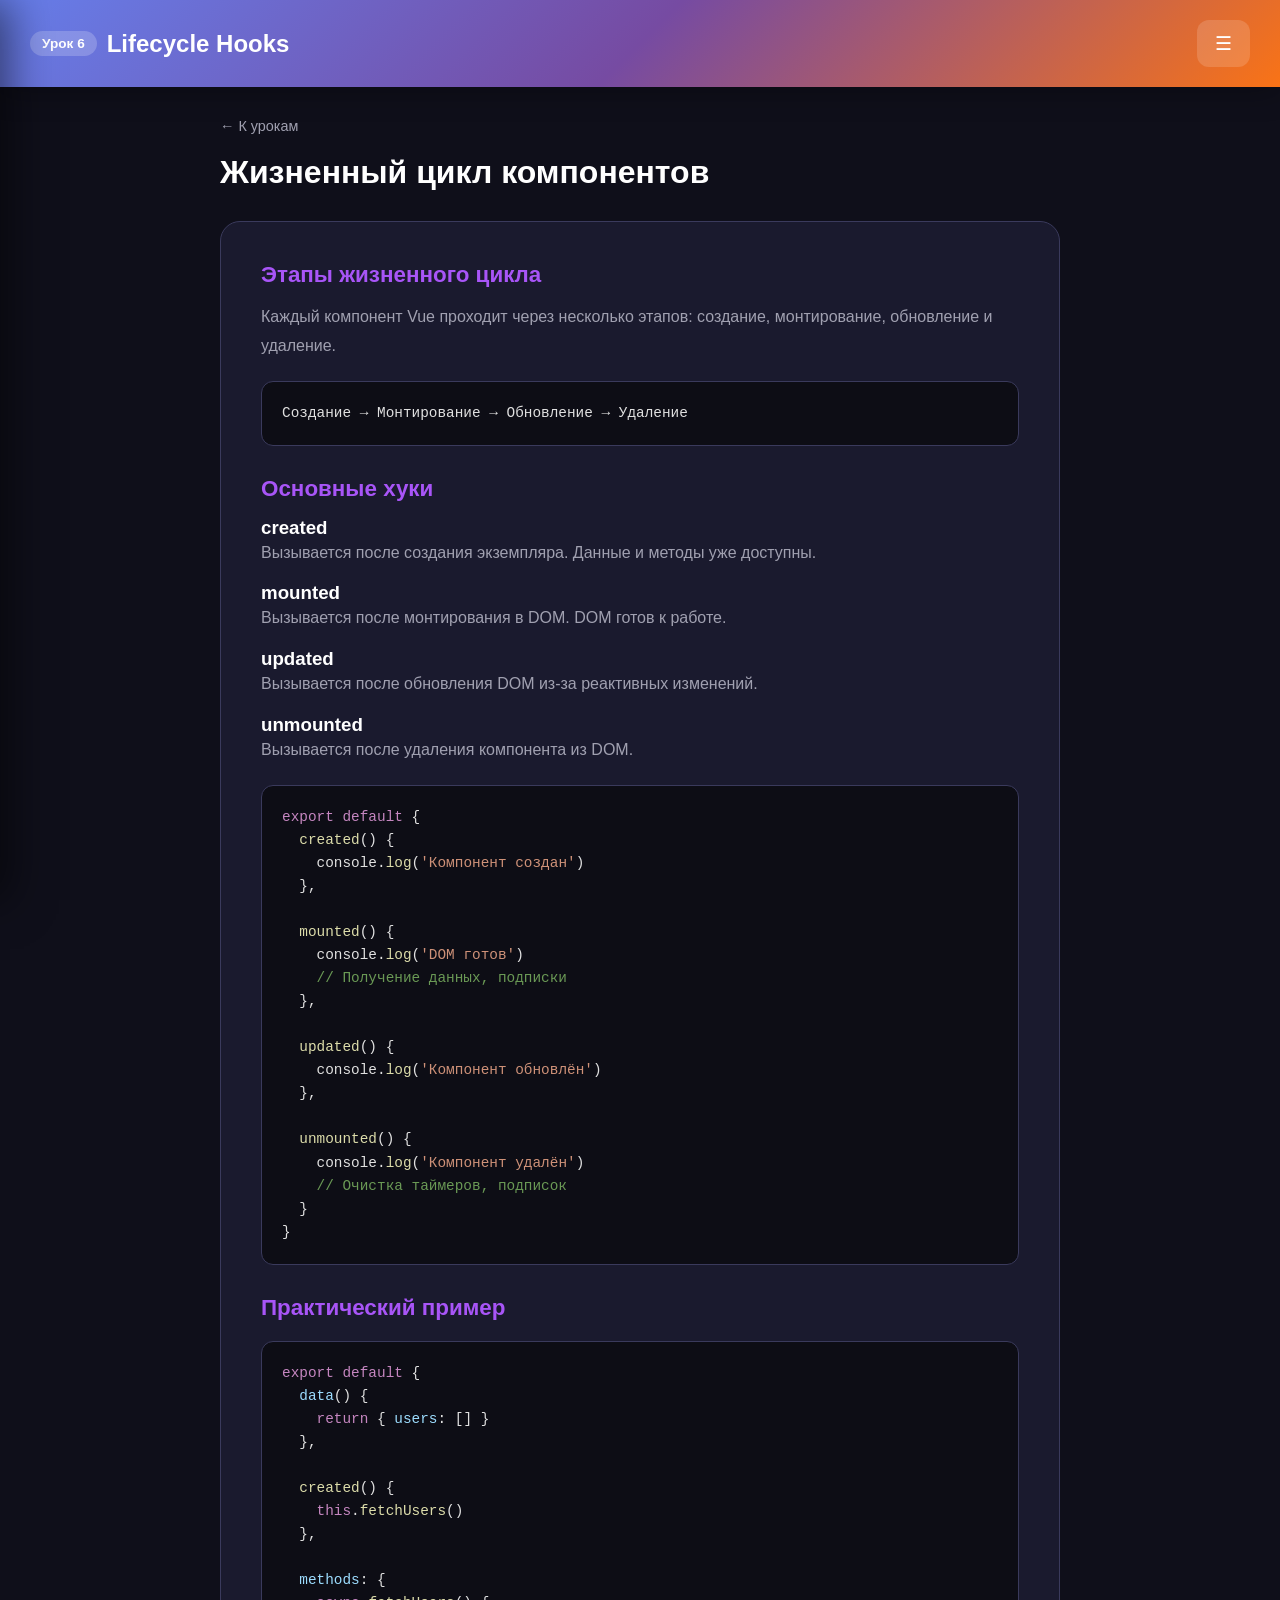
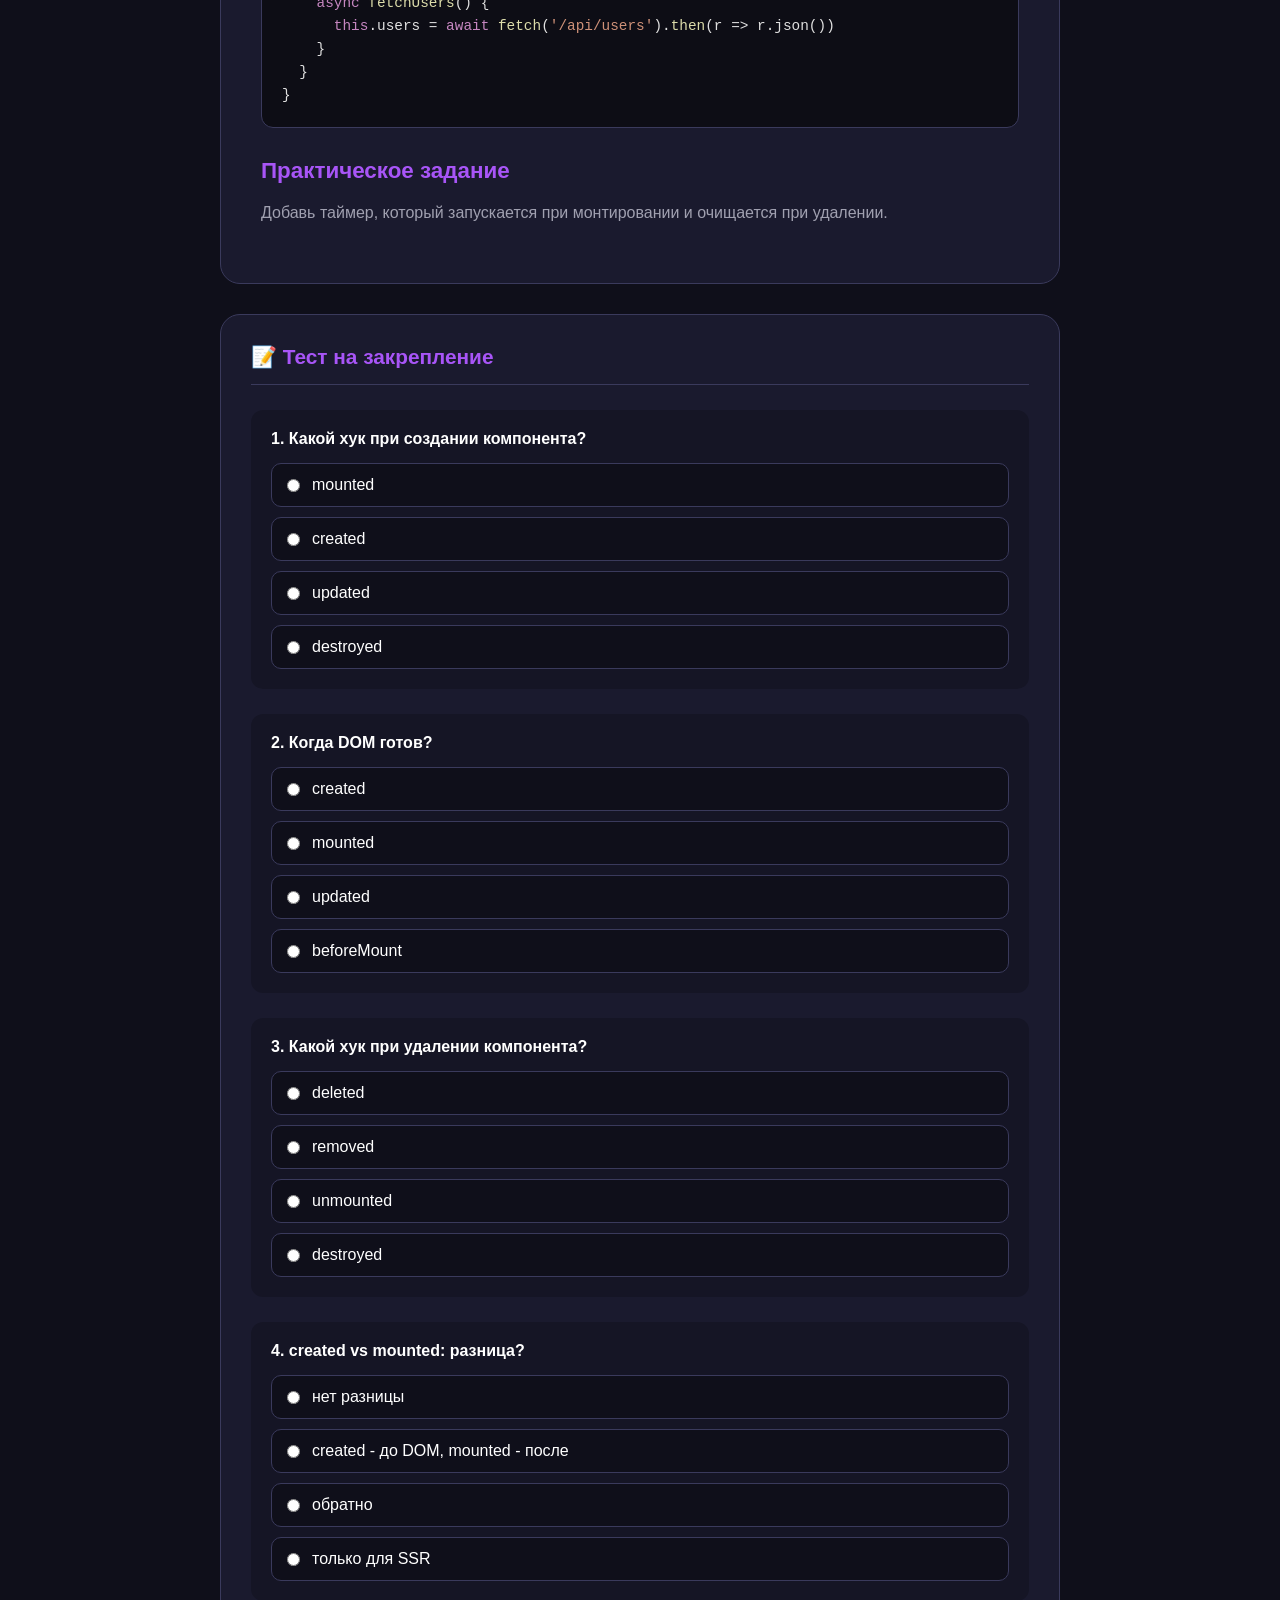
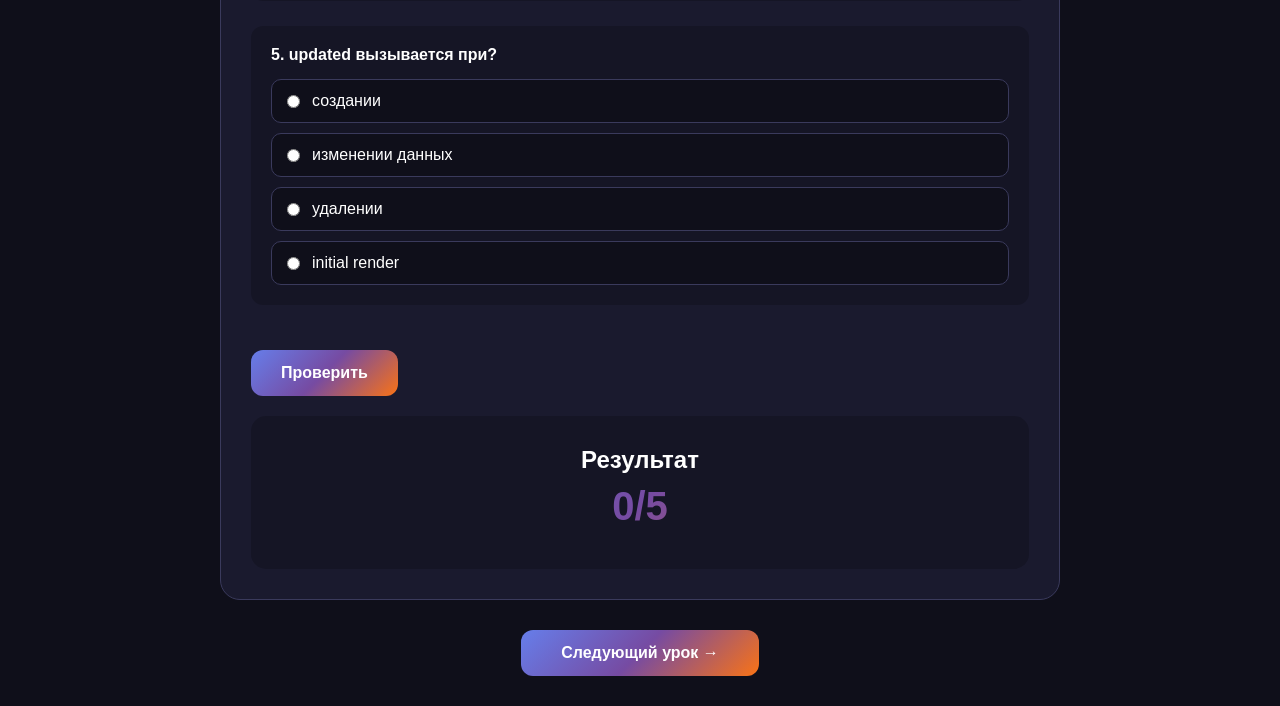
<file: vue-course/lesson-6.html>
<!DOCTYPE html>
<html lang="ru">
<head>
  <meta charset="UTF-8">
  <meta name="viewport" content="width=device-width, initial-scale=1.0">
  <title>Урок 6: Lifecycle Hooks</title>
  <link rel="stylesheet" href="css/styles.css">
</head>
<body>
  <div class="app-container">
    <header class="header">
      <h1 class="header-title">
        <span class="lesson-num">Урок 6</span>
        Lifecycle Hooks
      </h1>
      <button class="menu-btn" onclick="toggleSidebar()">☰</button>
    </header>

    <div class="sidebar-overlay" onclick="toggleSidebar()"></div>
    <nav class="sidebar" id="sidebar">
      <button class="sidebar-close" onclick="toggleSidebar()">×</button>
      <div class="sidebar-header">📚 Оглавление</div>
      <div id="sidebarLessons"></div>
    </nav>

    <main class="lesson-container">
      <a href="index.html" class="home-btn">← К урокам</a>

      <div class="lesson-header">
        <h1>Жизненный цикл компонентов</h1>
      </div>

      <div class="lesson-content">
        <h2>Этапы жизненного цикла</h2>
        <p>Каждый компонент Vue проходит через несколько этапов: создание, монтирование, обновление и удаление.</p>

        <pre><code>Создание → Монтирование → Обновление → Удаление</code></pre>

        <h2>Основные хуки</h2>

        <h3>created</h3>
        <p>Вызывается после создания экземпляра. Данные и методы уже доступны.</p>

        <h3>mounted</h3>
        <p>Вызывается после монтирования в DOM. DOM готов к работе.</p>

        <h3>updated</h3>
        <p>Вызывается после обновления DOM из-за реактивных изменений.</p>

        <h3>unmounted</h3>
        <p>Вызывается после удаления компонента из DOM.</p>

        <pre><code><span class="code-keyword">export default</span> {
  <span class="code-function">created</span>() {
    console.<span class="code-function">log</span>(<span class="code-string">'Компонент создан'</span>)
  },
  
  <span class="code-function">mounted</span>() {
    console.<span class="code-function">log</span>(<span class="code-string">'DOM готов'</span>)
    <span class="code-comment">// Получение данных, подписки</span>
  },
  
  <span class="code-function">updated</span>() {
    console.<span class="code-function">log</span>(<span class="code-string">'Компонент обновлён'</span>)
  },
  
  <span class="code-function">unmounted</span>() {
    console.<span class="code-function">log</span>(<span class="code-string">'Компонент удалён'</span>)
    <span class="code-comment">// Очистка таймеров, подписок</span>
  }
}</code></pre>

        <h2>Практический пример</h2>
        <pre><code><span class="code-keyword">export default</span> {
  <span class="code-property">data</span>() {
    <span class="code-keyword">return</span> { <span class="code-property">users</span>: [] }
  },
  
  <span class="code-function">created</span>() {
    <span class="code-keyword">this</span>.<span class="code-function">fetchUsers</span>()
  },
  
  <span class="code-property">methods</span>: {
    <span class="code-keyword">async</span> <span class="code-function">fetchUsers</span>() {
      <span class="code-keyword">this</span>.users = <span class="code-keyword">await</span> <span class="code-function">fetch</span>(<span class="code-string">'/api/users'</span>).<span class="code-function">then</span>(r => r.json())
    }
  }
}</code></pre>

        <h2>Практическое задание</h2>
        <p>Добавь таймер, который запускается при монтировании и очищается при удалении.</p>
      </div>

      <div class="test-section">
        <div class="test-header">
          <h3>📝 Тест на закрепление</h3>
        </div>
        <div id="testQuestions"></div>
        <button class="test-btn" onclick="checkTest()">Проверить</button>
        <div class="test-result" id="testResult">
          <h4>Результат</h4>
          <div class="score" id="scoreText">0/5</div>
          <p class="message" id="resultMessage"></p>
        </div>
      </div>

      <div class="lesson-nav" id="lessonNav">
        <a href="lesson-7.html">Следующий урок →</a>
      </div>
    </main>
  </div>

  <script>
    const lessons = [
      { id: 1, title: "Введение в Vue.js" },
      { id: 2, title: "Vue Instance" },
      { id: 3, title: "Директивы" },
      { id: 4, title: "Компоненты" },
      { id: 5, title: "Computed & Watch" },
      { id: 6, title: "Lifecycle Hooks" },
      { id: 7, title: "Vue CLI и Router" },
      { id: 8, title: "Pinia (State)" },
      { id: 9, title: "Composition API" },
      { id: 10, title: "Итоговый проект" }
    ];

    const questions = [
      { q: "Какой хук при создании компонента?", options: ["mounted", "created", "updated", "destroyed"], correct: 1 },
      { q: "Когда DOM готов?", options: ["created", "mounted", "updated", "beforeMount"], correct: 1 },
      { q: "Какой хук при удалении компонента?", options: ["deleted", "removed", "unmounted", "destroyed"], correct: 2 },
      { q: "created vs mounted: разница?", options: ["нет разницы", "created - до DOM, mounted - после", "обратно", "только для SSR"], correct: 1 },
      { q: "updated вызывается при?", options: ["создании", "изменении данных", "удалении", "initial render"], correct: 1 }
    ];

    let answers = [], testChecked = false;

    function toggleSidebar() {
      document.getElementById('sidebar').classList.toggle('open');
      document.querySelector('.sidebar-overlay').classList.toggle('visible');
    }

    function renderSidebar() {
      const currentId = 6;
      document.getElementById('sidebarLessons').innerHTML = lessons.map(l => `<a href="lesson-${l.id}.html" class="sidebar-item ${l.id === currentId ? 'active' : ''}">${l.id}. ${l.title}</a>`).join('');
    }

    function renderTest() {
      document.getElementById('testQuestions').innerHTML = questions.map((q, i) => `
        <div class="test-question">
          <h4>${i + 1}. ${q.q}</h4>
          <div class="test-options">
            ${q.options.map((opt, j) => `<label class="test-option" onclick="selectAnswer(${i}, ${j})"><input type="radio" name="q${i}" value="${j}"><span>${opt}</span></label>`).join('')}
          </div>
        </div>
      `).join('');
    }

    function selectAnswer(qIdx, aIdx) {
      if (testChecked) return;
      answers[qIdx] = aIdx;
      document.querySelectorAll('.test-question')[qIdx].querySelectorAll('.test-option').forEach((opt, i) => opt.classList.toggle('selected', i === aIdx));
    }

    function checkTest() {
      if (answers.length < questions.length || answers.some(a => a === undefined)) { alert('Ответьте на все вопросы!'); return; }
      testChecked = true;
      let score = 0;
      questions.forEach((q, i) => {
        const isCorrect = answers[i] === q.correct;
        if (isCorrect) score++;
        document.querySelectorAll('.test-question')[i].querySelectorAll('.test-option').forEach((opt, j) => {
          if (j === q.correct) opt.classList.add('correct');
          else if (j === answers[i] && !isCorrect) opt.classList.add('incorrect');
        });
      });
      document.getElementById('scoreText').textContent = `${score}/${questions.length}`;
      document.getElementById('resultMessage').textContent = score >= 4 ? 'Отлично!' : 'Повтори материал';
      document.getElementById('testResult').style.display = 'block';
      document.querySelector('.test-btn').style.display = 'none';
      if (score >= 3) {
        const progress = JSON.parse(localStorage.getItem('vueCourseProgress')) || {};
        progress[6] = { completed: true, inProgress: false };
        localStorage.setItem('vueCourseProgress', JSON.stringify(progress));
      }
    }

    renderSidebar();
    renderTest();
  </script>
</body>
</html>
</file>
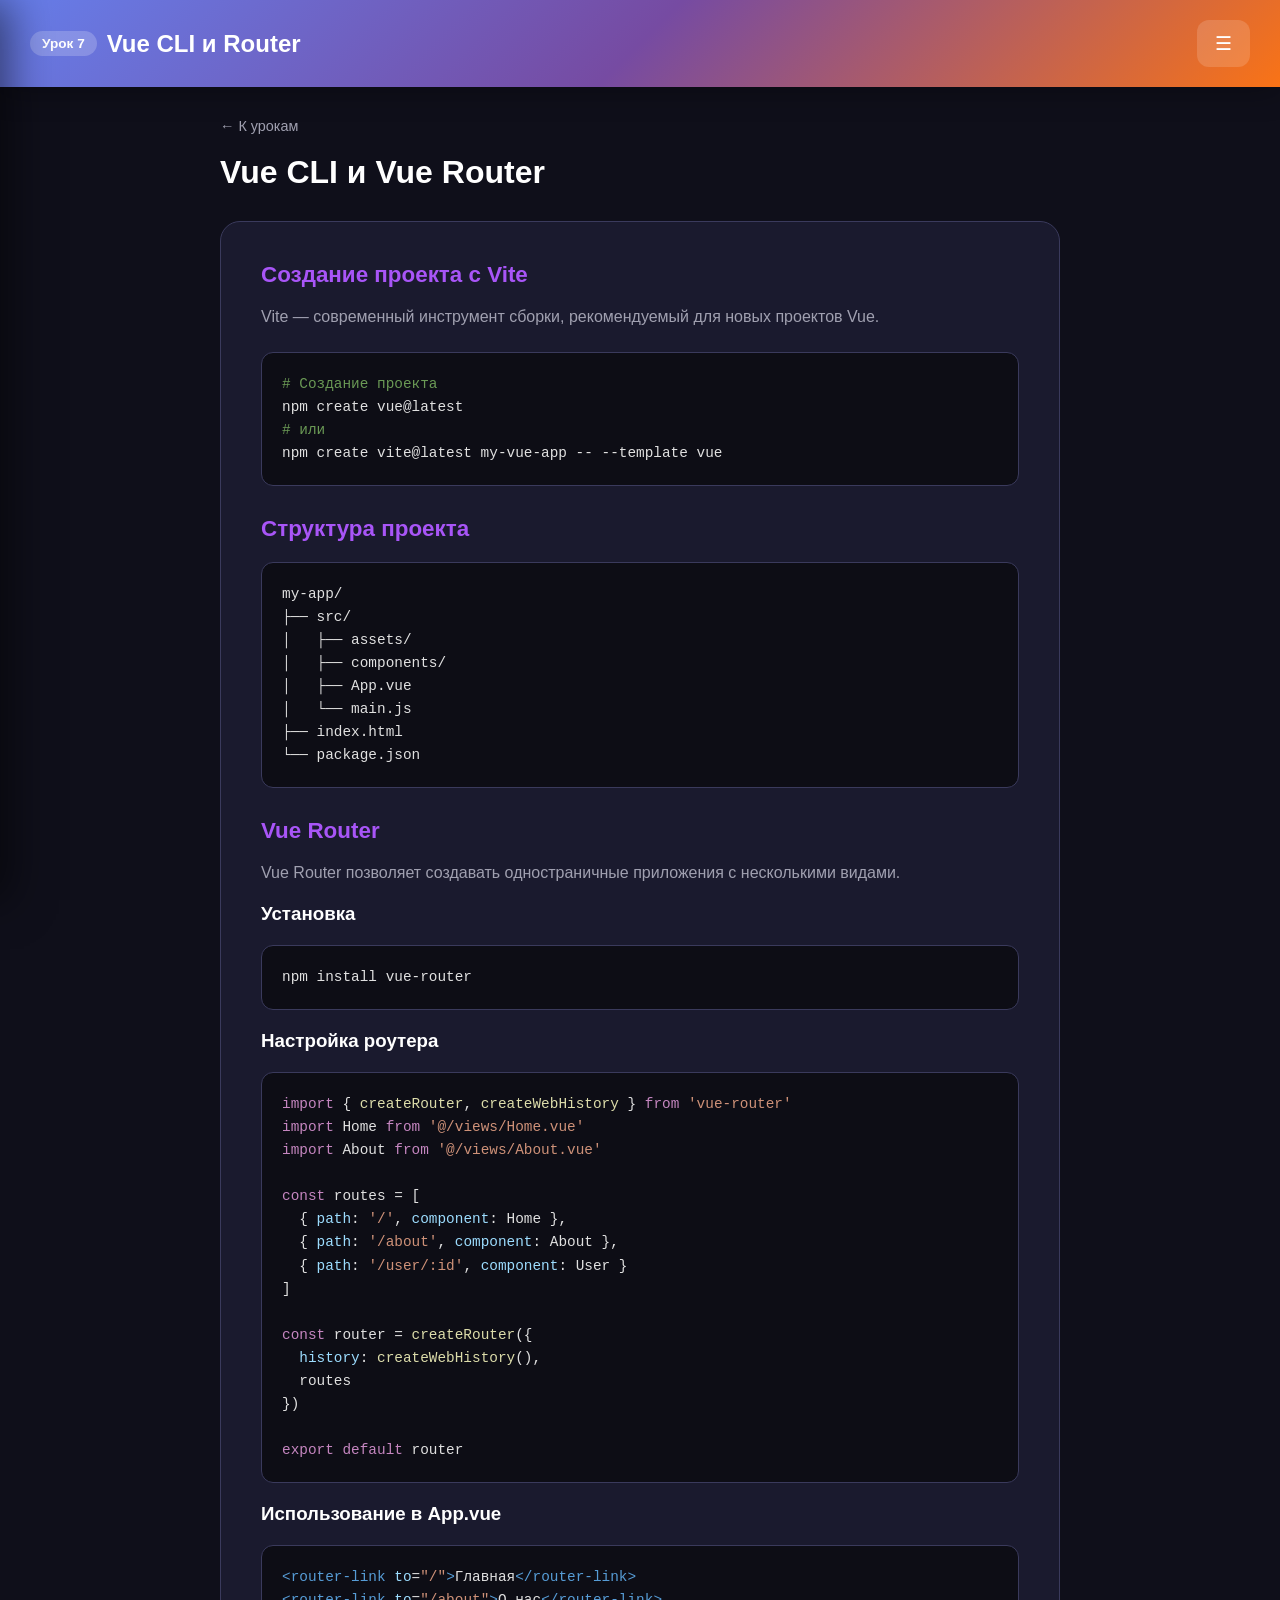
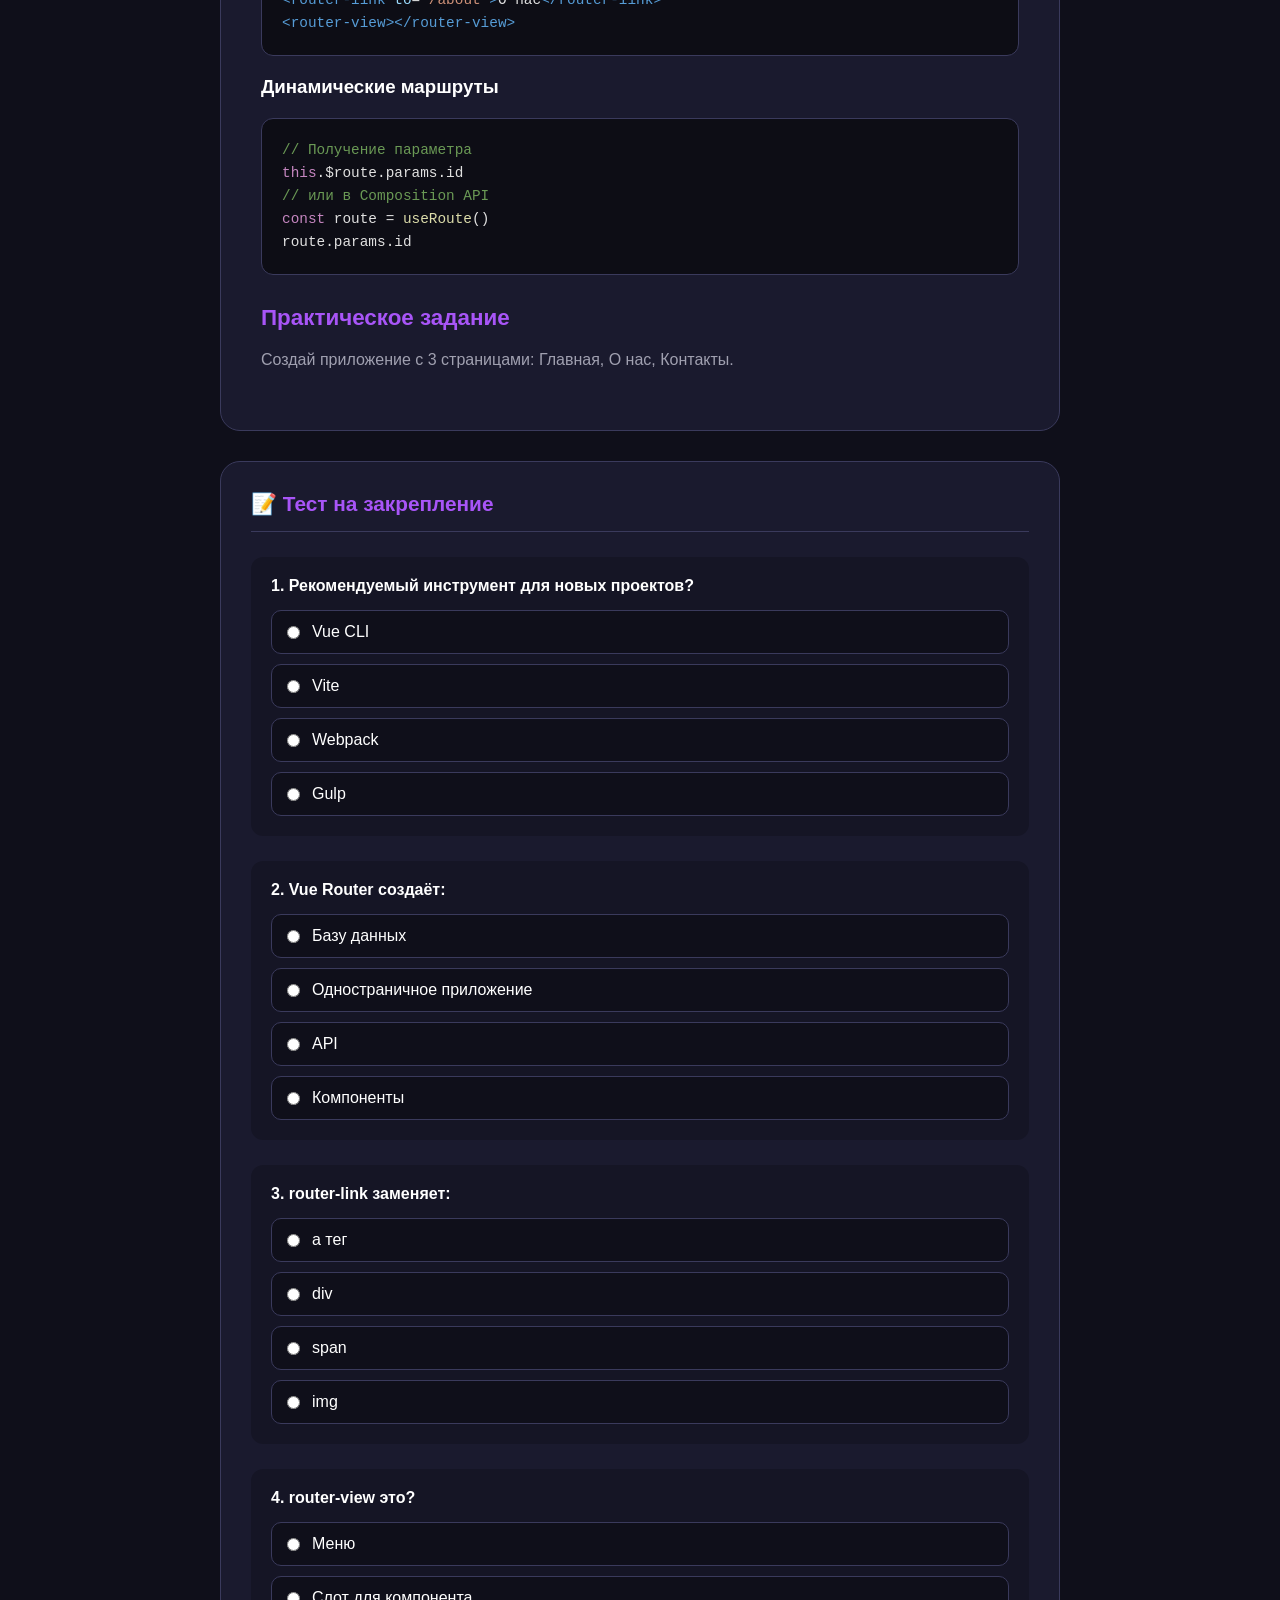
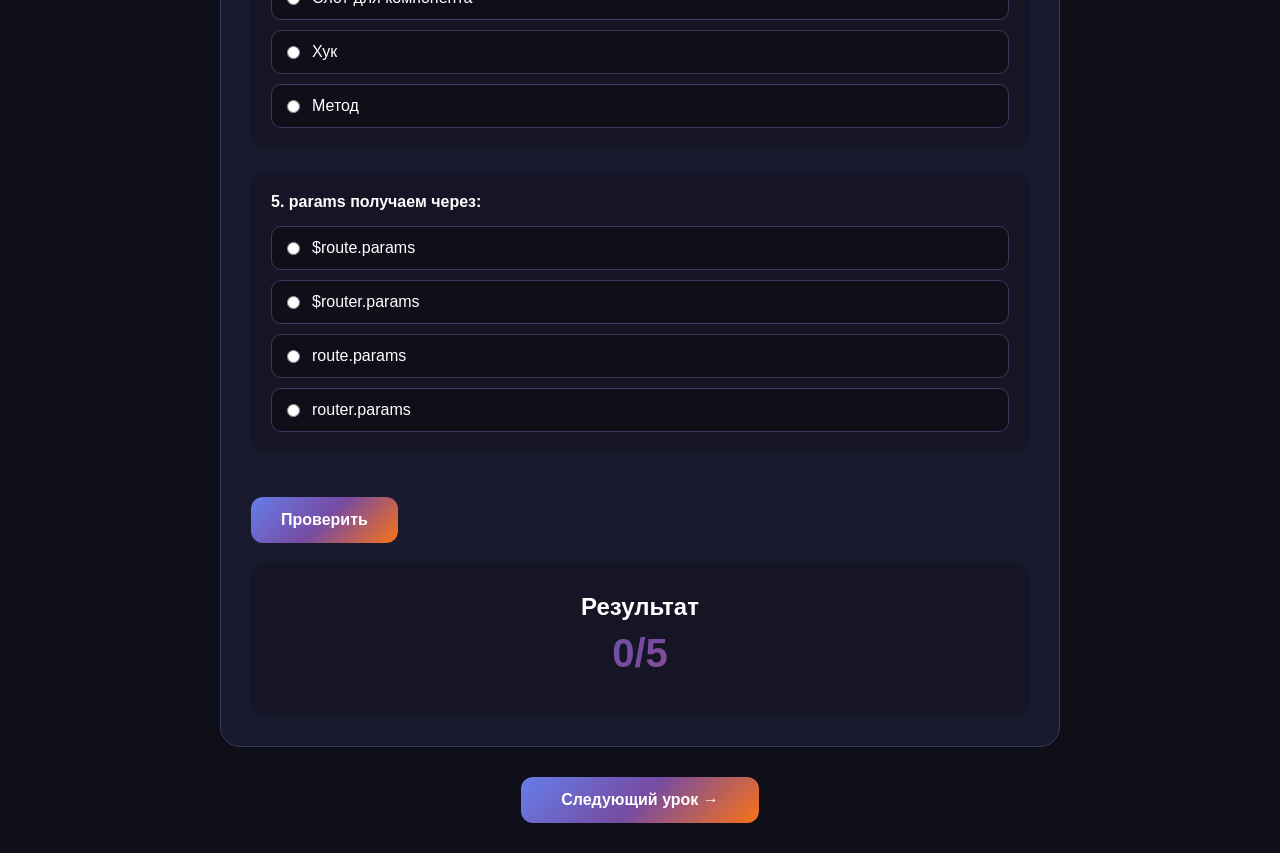
<file: vue-course/lesson-7.html>
<!DOCTYPE html>
<html lang="ru">
<head>
  <meta charset="UTF-8">
  <meta name="viewport" content="width=device-width, initial-scale=1.0">
  <title>Урок 7: Vue CLI и Router</title>
  <link rel="stylesheet" href="css/styles.css">
</head>
<body>
  <div class="app-container">
    <header class="header">
      <h1 class="header-title">
        <span class="lesson-num">Урок 7</span>
        Vue CLI и Router
      </h1>
      <button class="menu-btn" onclick="toggleSidebar()">☰</button>
    </header>

    <div class="sidebar-overlay" onclick="toggleSidebar()"></div>
    <nav class="sidebar" id="sidebar">
      <button class="sidebar-close" onclick="toggleSidebar()">×</button>
      <div class="sidebar-header">📚 Оглавление</div>
      <div id="sidebarLessons"></div>
    </nav>

    <main class="lesson-container">
      <a href="index.html" class="home-btn">← К урокам</a>

      <div class="lesson-header">
        <h1>Vue CLI и Vue Router</h1>
      </div>

      <div class="lesson-content">
        <h2>Создание проекта с Vite</h2>
        <p>Vite — современный инструмент сборки, рекомендуемый для новых проектов Vue.</p>

        <pre><code><span class="code-comment"># Создание проекта</span>
npm create vue@latest
<span class="code-comment"># или</span>
npm create vite@latest my-vue-app -- --template vue</code></pre>

        <h2>Структура проекта</h2>
        <pre><code>my-app/
├── src/
│   ├── assets/
│   ├── components/
│   ├── App.vue
│   └── main.js
├── index.html
└── package.json</code></pre>

        <h2>Vue Router</h2>
        <p>Vue Router позволяет создавать одностраничные приложения с несколькими видами.</p>

        <h3>Установка</h3>
        <pre><code>npm install vue-router</code></pre>

        <h3>Настройка роутера</h3>
        <pre><code><span class="code-keyword">import</span> { <span class="code-function">createRouter</span>, <span class="code-function">createWebHistory</span> } <span class="code-keyword">from</span> <span class="code-string">'vue-router'</span>
<span class="code-keyword">import</span> Home <span class="code-keyword">from</span> <span class="code-string">'@/views/Home.vue'</span>
<span class="code-keyword">import</span> About <span class="code-keyword">from</span> <span class="code-string">'@/views/About.vue'</span>

<span class="code-keyword">const</span> routes = [
  { <span class="code-property">path</span>: <span class="code-string">'/'</span>, <span class="code-property">component</span>: Home },
  { <span class="code-property">path</span>: <span class="code-string">'/about'</span>, <span class="code-property">component</span>: About },
  { <span class="code-property">path</span>: <span class="code-string">'/user/:id'</span>, <span class="code-property">component</span>: User }
]

<span class="code-keyword">const</span> router = <span class="code-function">createRouter</span>({
  <span class="code-property">history</span>: <span class="code-function">createWebHistory</span>(),
  routes
})

<span class="code-keyword">export default</span> router</code></pre>

        <h3>Использование в App.vue</h3>
        <pre><code><span class="code-tag">&lt;router-link</span> <span class="code-attr">to</span>=<span class="code-string">"/"</span><span class="code-tag">&gt;</span>Главная<span class="code-tag">&lt;/router-link&gt;</span>
<span class="code-tag">&lt;router-link</span> <span class="code-attr">to</span>=<span class="code-string">"/about"</span><span class="code-tag">&gt;</span>О нас<span class="code-tag">&lt;/router-link&gt;</span>
<span class="code-tag">&lt;router-view&gt;&lt;/router-view&gt;</span></code></pre>

        <h3>Динамические маршруты</h3>
        <pre><code><span class="code-comment">// Получение параметра</span>
<span class="code-keyword">this</span>.$route.params.id
<span class="code-comment">// или в Composition API</span>
<span class="code-keyword">const</span> route = <span class="code-function">useRoute</span>()
route.params.id</code></pre>

        <h2>Практическое задание</h2>
        <p>Создай приложение с 3 страницами: Главная, О нас, Контакты.</p>
      </div>

      <div class="test-section">
        <div class="test-header">
          <h3>📝 Тест на закрепление</h3>
        </div>
        <div id="testQuestions"></div>
        <button class="test-btn" onclick="checkTest()">Проверить</button>
        <div class="test-result" id="testResult">
          <h4>Результат</h4>
          <div class="score" id="scoreText">0/5</div>
          <p class="message" id="resultMessage"></p>
        </div>
      </div>

      <div class="lesson-nav" id="lessonNav">
        <a href="lesson-8.html">Следующий урок →</a>
      </div>
    </main>
  </div>

  <script>
    const lessons = [
      { id: 1, title: "Введение в Vue.js" },
      { id: 2, title: "Vue Instance" },
      { id: 3, title: "Директивы" },
      { id: 4, title: "Компоненты" },
      { id: 5, title: "Computed & Watch" },
      { id: 6, title: "Lifecycle Hooks" },
      { id: 7, title: "Vue CLI и Router" },
      { id: 8, title: "Pinia (State)" },
      { id: 9, title: "Composition API" },
      { id: 10, title: "Итоговый проект" }
    ];

    const questions = [
      { q: "Рекомендуемый инструмент для новых проектов?", options: ["Vue CLI", "Vite", "Webpack", "Gulp"], correct: 1 },
      { q: "Vue Router создаёт:", options: ["Базу данных", "Одностраничное приложение", "API", "Компоненты"], correct: 1 },
      { q: "router-link заменяет:", options: ["a тег", "div", "span", "img"], correct: 0 },
      { q: "router-view это?", options: ["Меню", "Слот для компонента", "Хук", "Метод"], correct: 1 },
      { q: "params получаем через:", options: ["$route.params", "$router.params", "route.params", "router.params"], correct: 2 }
    ];

    let answers = [], testChecked = false;

    function toggleSidebar() {
      document.getElementById('sidebar').classList.toggle('open');
      document.querySelector('.sidebar-overlay').classList.toggle('visible');
    }

    function renderSidebar() {
      const currentId = 7;
      document.getElementById('sidebarLessons').innerHTML = lessons.map(l => `<a href="lesson-${l.id}.html" class="sidebar-item ${l.id === currentId ? 'active' : ''}">${l.id}. ${l.title}</a>`).join('');
    }

    function renderTest() {
      document.getElementById('testQuestions').innerHTML = questions.map((q, i) => `
        <div class="test-question">
          <h4>${i + 1}. ${q.q}</h4>
          <div class="test-options">
            ${q.options.map((opt, j) => `<label class="test-option" onclick="selectAnswer(${i}, ${j})"><input type="radio" name="q${i}" value="${j}"><span>${opt}</span></label>`).join('')}
          </div>
        </div>
      `).join('');
    }

    function selectAnswer(qIdx, aIdx) {
      if (testChecked) return;
      answers[qIdx] = aIdx;
      document.querySelectorAll('.test-question')[qIdx].querySelectorAll('.test-option').forEach((opt, i) => opt.classList.toggle('selected', i === aIdx));
    }

    function checkTest() {
      if (answers.length < questions.length || answers.some(a => a === undefined)) { alert('Ответьте на все вопросы!'); return; }
      testChecked = true;
      let score = 0;
      questions.forEach((q, i) => {
        const isCorrect = answers[i] === q.correct;
        if (isCorrect) score++;
        document.querySelectorAll('.test-question')[i].querySelectorAll('.test-option').forEach((opt, j) => {
          if (j === q.correct) opt.classList.add('correct');
          else if (j === answers[i] && !isCorrect) opt.classList.add('incorrect');
        });
      });
      document.getElementById('scoreText').textContent = `${score}/${questions.length}`;
      document.getElementById('resultMessage').textContent = score >= 4 ? 'Отлично!' : 'Повтори материал';
      document.getElementById('testResult').style.display = 'block';
      document.querySelector('.test-btn').style.display = 'none';
      if (score >= 3) {
        const progress = JSON.parse(localStorage.getItem('vueCourseProgress')) || {};
        progress[7] = { completed: true, inProgress: false };
        localStorage.setItem('vueCourseProgress', JSON.stringify(progress));
      }
    }

    renderSidebar();
    renderTest();
  </script>
</body>
</html>
</file>
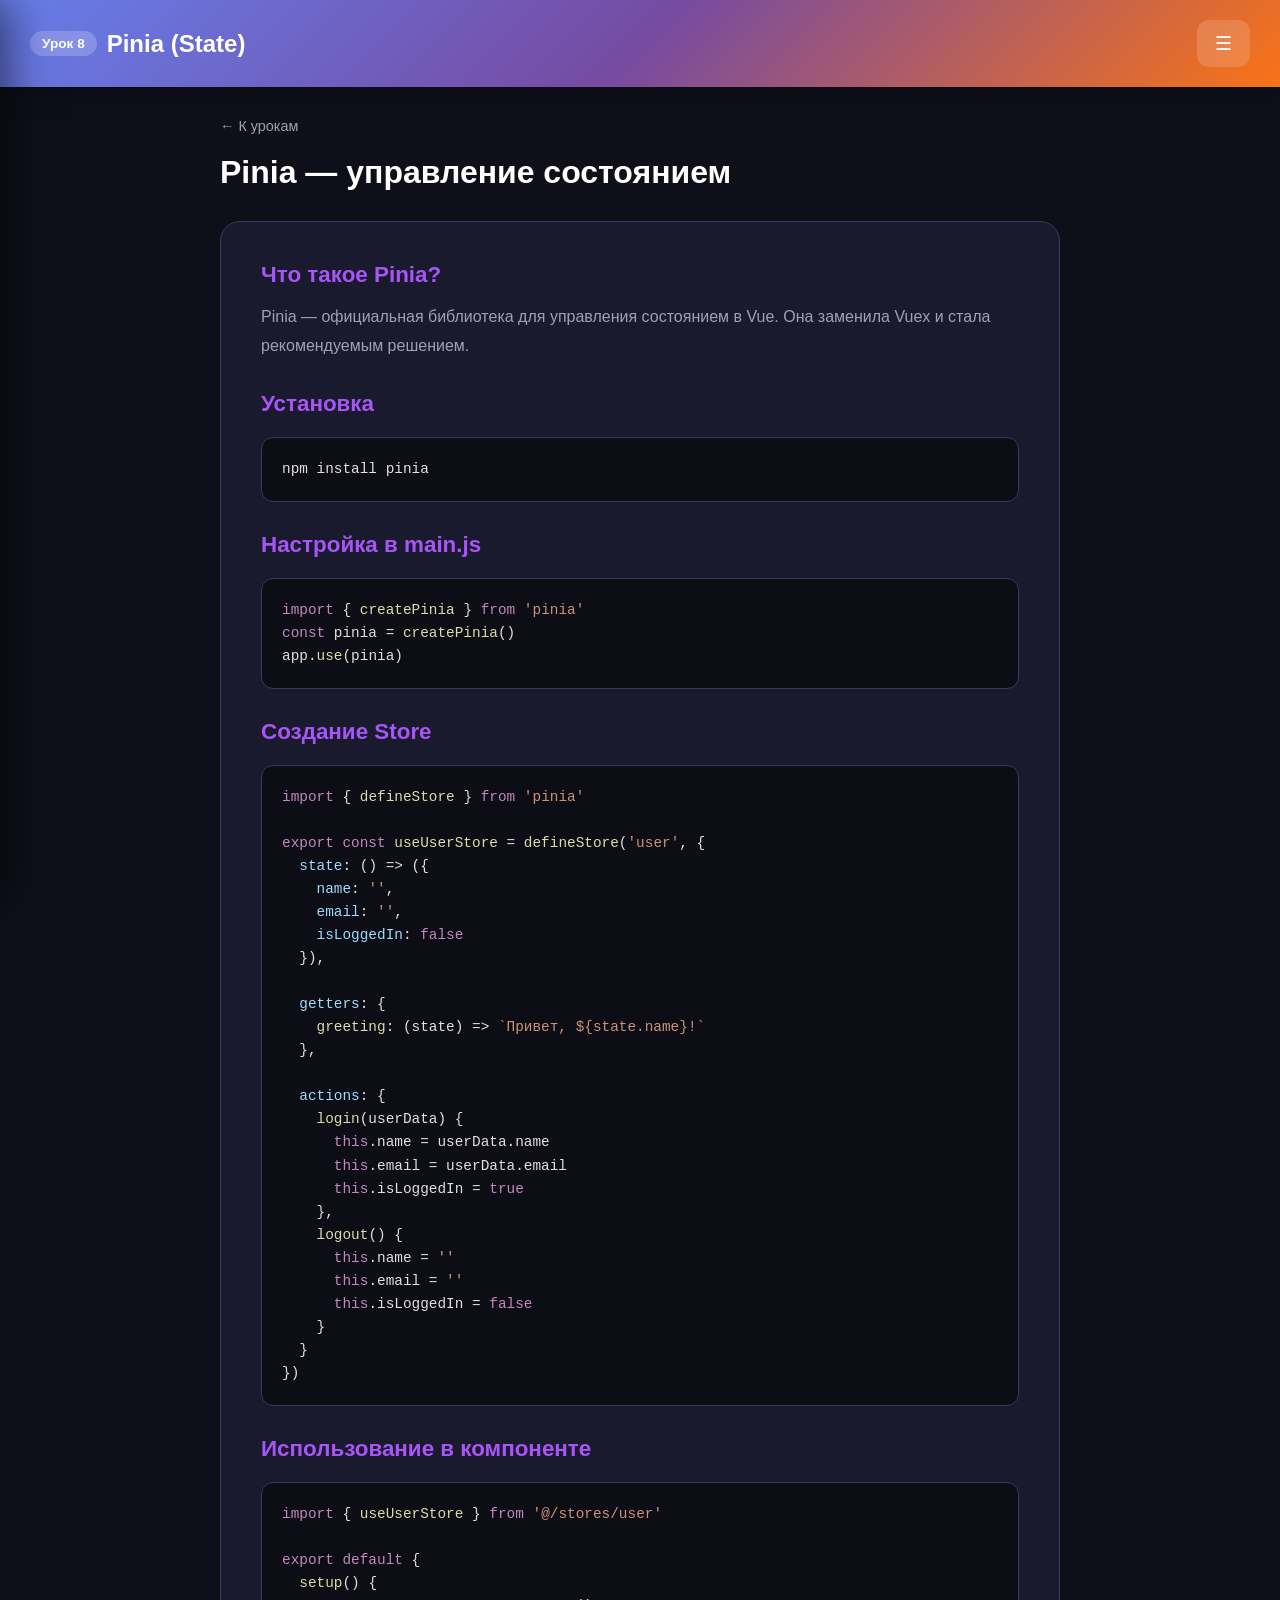
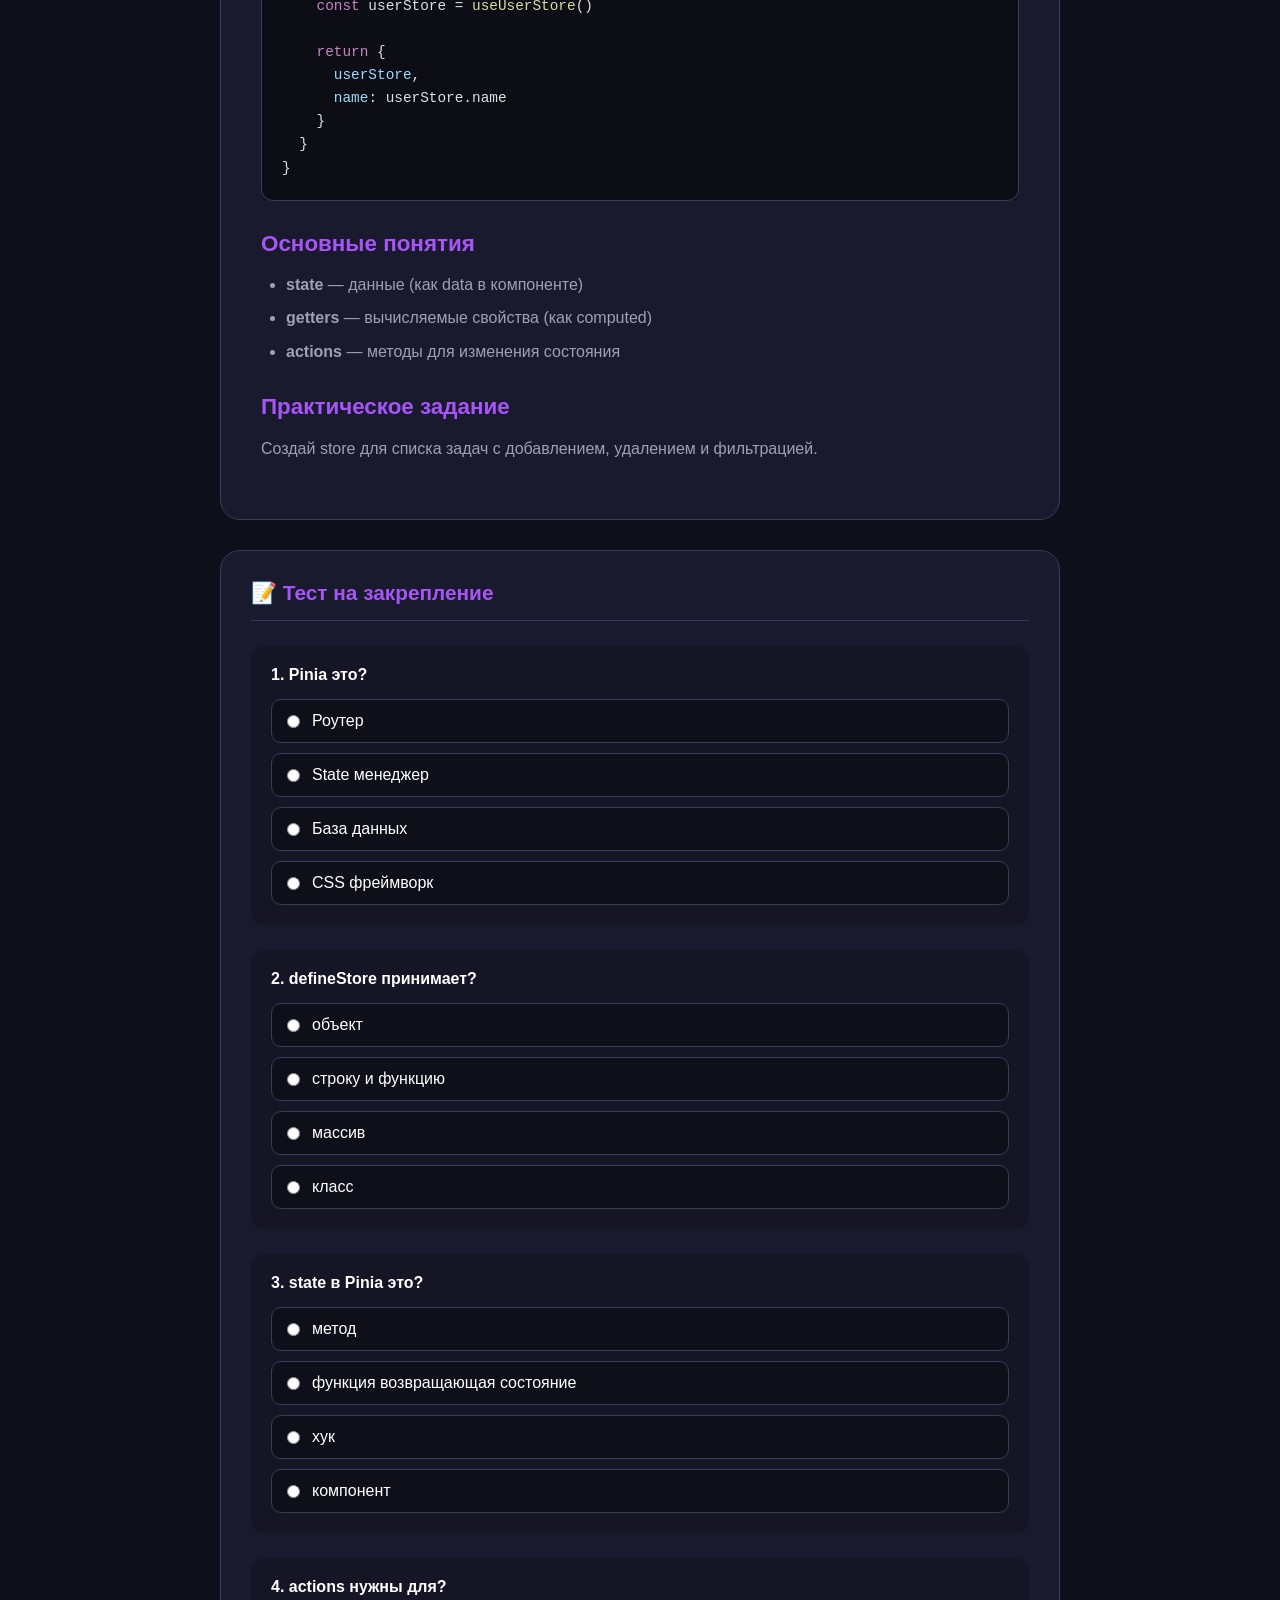
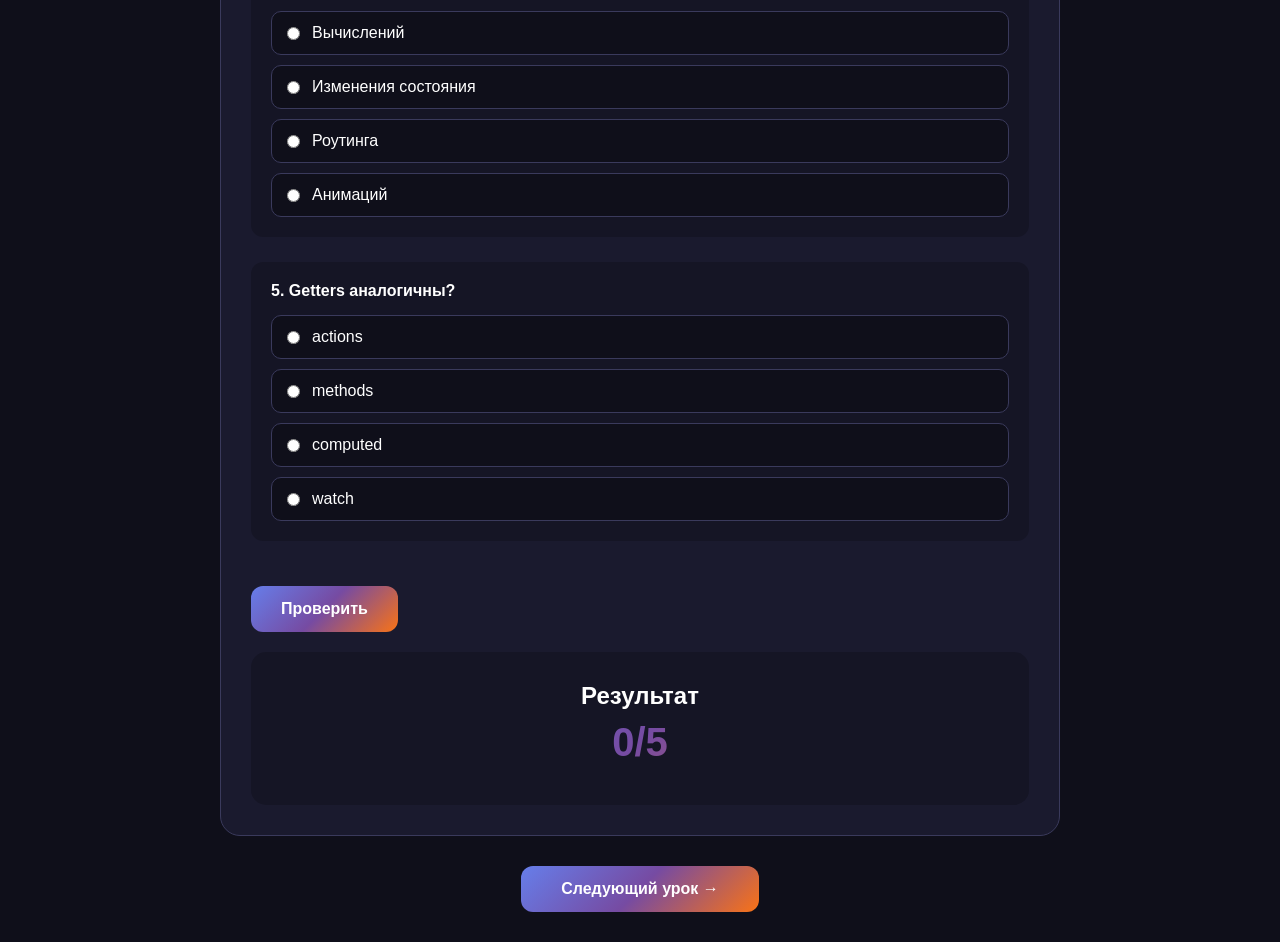
<file: vue-course/lesson-8.html>
<!DOCTYPE html>
<html lang="ru">
<head>
  <meta charset="UTF-8">
  <meta name="viewport" content="width=device-width, initial-scale=1.0">
  <title>Урок 8: Pinia (State)</title>
  <link rel="stylesheet" href="css/styles.css">
</head>
<body>
  <div class="app-container">
    <header class="header">
      <h1 class="header-title">
        <span class="lesson-num">Урок 8</span>
        Pinia (State)
      </h1>
      <button class="menu-btn" onclick="toggleSidebar()">☰</button>
    </header>

    <div class="sidebar-overlay" onclick="toggleSidebar()"></div>
    <nav class="sidebar" id="sidebar">
      <button class="sidebar-close" onclick="toggleSidebar()">×</button>
      <div class="sidebar-header">📚 Оглавление</div>
      <div id="sidebarLessons"></div>
    </nav>

    <main class="lesson-container">
      <a href="index.html" class="home-btn">← К урокам</a>

      <div class="lesson-header">
        <h1>Pinia — управление состоянием</h1>
      </div>

      <div class="lesson-content">
        <h2>Что такое Pinia?</h2>
        <p>Pinia — официальная библиотека для управления состоянием в Vue. Она заменила Vuex и стала рекомендуемым решением.</p>

        <h2>Установка</h2>
        <pre><code>npm install pinia</code></pre>

        <h2>Настройка в main.js</h2>
        <pre><code><span class="code-keyword">import</span> { <span class="code-function">createPinia</span> } <span class="code-keyword">from</span> <span class="code-string">'pinia'</span>
<span class="code-keyword">const</span> pinia = <span class="code-function">createPinia</span>()
app.<span class="code-function">use</span>(pinia)</code></pre>

        <h2>Создание Store</h2>
        <pre><code><span class="code-keyword">import</span> { <span class="code-function">defineStore</span> } <span class="code-keyword">from</span> <span class="code-string">'pinia'</span>

<span class="code-keyword">export const</span> <span class="code-function">useUserStore</span> = <span class="code-function">defineStore</span>(<span class="code-string">'user'</span>, {
  <span class="code-property">state</span>: () => ({
    <span class="code-property">name</span>: <span class="code-string">''</span>,
    <span class="code-property">email</span>: <span class="code-string">''</span>,
    <span class="code-property">isLoggedIn</span>: <span class="code-keyword">false</span>
  }),
  
  <span class="code-property">getters</span>: {
    <span class="code-function">greeting</span>: (state) => <span class="code-string">`Привет, ${state.name}!`</span>
  },
  
  <span class="code-property">actions</span>: {
    <span class="code-function">login</span>(userData) {
      <span class="code-keyword">this</span>.name = userData.name
      <span class="code-keyword">this</span>.email = userData.email
      <span class="code-keyword">this</span>.isLoggedIn = <span class="code-keyword">true</span>
    },
    <span class="code-function">logout</span>() {
      <span class="code-keyword">this</span>.name = <span class="code-string">''</span>
      <span class="code-keyword">this</span>.email = <span class="code-string">''</span>
      <span class="code-keyword">this</span>.isLoggedIn = <span class="code-keyword">false</span>
    }
  }
})</code></pre>

        <h2>Использование в компоненте</h2>
        <pre><code><span class="code-keyword">import</span> { <span class="code-function">useUserStore</span> } <span class="code-keyword">from</span> <span class="code-string">'@/stores/user'</span>

<span class="code-keyword">export default</span> {
  <span class="code-function">setup</span>() {
    <span class="code-keyword">const</span> userStore = <span class="code-function">useUserStore</span>()
    
    <span class="code-keyword">return</span> { 
      <span class="code-property">userStore</span>,
      <span class="code-property">name</span>: userStore.name
    }
  }
}</code></pre>

        <h2>Основные понятия</h2>
        <ul>
          <li><strong>state</strong> — данные (как data в компоненте)</li>
          <li><strong>getters</strong> — вычисляемые свойства (как computed)</li>
          <li><strong>actions</strong> — методы для изменения состояния</li>
        </ul>

        <h2>Практическое задание</h2>
        <p>Создай store для списка задач с добавлением, удалением и фильтрацией.</p>
      </div>

      <div class="test-section">
        <div class="test-header">
          <h3>📝 Тест на закрепление</h3>
        </div>
        <div id="testQuestions"></div>
        <button class="test-btn" onclick="checkTest()">Проверить</button>
        <div class="test-result" id="testResult">
          <h4>Результат</h4>
          <div class="score" id="scoreText">0/5</div>
          <p class="message" id="resultMessage"></p>
        </div>
      </div>

      <div class="lesson-nav" id="lessonNav">
        <a href="lesson-9.html">Следующий урок →</a>
      </div>
    </main>
  </div>

  <script>
    const lessons = [
      { id: 1, title: "Введение в Vue.js" },
      { id: 2, title: "Vue Instance" },
      { id: 3, title: "Директивы" },
      { id: 4, title: "Компоненты" },
      { id: 5, title: "Computed & Watch" },
      { id: 6, title: "Lifecycle Hooks" },
      { id: 7, title: "Vue CLI и Router" },
      { id: 8, title: "Pinia (State)" },
      { id: 9, title: "Composition API" },
      { id: 10, title: "Итоговый проект" }
    ];

    const questions = [
      { q: "Pinia это?", options: ["Роутер", "State менеджер", "База данных", "CSS фреймворк"], correct: 1 },
      { q: "defineStore принимает?", options: ["объект", "строку и функцию", "массив", "класс"], correct: 1 },
      { q: "state в Pinia это?", options: ["метод", "функция возвращающая состояние", "хук", "компонент"], correct: 1 },
      { q: "actions нужны для?", options: ["Вычислений", "Изменения состояния", "Роутинга", "Анимаций"], correct: 1 },
      { q: "Getters аналогичны?", options: ["actions", "methods", "computed", "watch"], correct: 2 }
    ];

    let answers = [], testChecked = false;

    function toggleSidebar() {
      document.getElementById('sidebar').classList.toggle('open');
      document.querySelector('.sidebar-overlay').classList.toggle('visible');
    }

    function renderSidebar() {
      const currentId = 8;
      document.getElementById('sidebarLessons').innerHTML = lessons.map(l => `<a href="lesson-${l.id}.html" class="sidebar-item ${l.id === currentId ? 'active' : ''}">${l.id}. ${l.title}</a>`).join('');
    }

    function renderTest() {
      document.getElementById('testQuestions').innerHTML = questions.map((q, i) => `
        <div class="test-question">
          <h4>${i + 1}. ${q.q}</h4>
          <div class="test-options">
            ${q.options.map((opt, j) => `<label class="test-option" onclick="selectAnswer(${i}, ${j})"><input type="radio" name="q${i}" value="${j}"><span>${opt}</span></label>`).join('')}
          </div>
        </div>
      `).join('');
    }

    function selectAnswer(qIdx, aIdx) {
      if (testChecked) return;
      answers[qIdx] = aIdx;
      document.querySelectorAll('.test-question')[qIdx].querySelectorAll('.test-option').forEach((opt, i) => opt.classList.toggle('selected', i === aIdx));
    }

    function checkTest() {
      if (answers.length < questions.length || answers.some(a => a === undefined)) { alert('Ответьте на все вопросы!'); return; }
      testChecked = true;
      let score = 0;
      questions.forEach((q, i) => {
        const isCorrect = answers[i] === q.correct;
        if (isCorrect) score++;
        document.querySelectorAll('.test-question')[i].querySelectorAll('.test-option').forEach((opt, j) => {
          if (j === q.correct) opt.classList.add('correct');
          else if (j === answers[i] && !isCorrect) opt.classList.add('incorrect');
        });
      });
      document.getElementById('scoreText').textContent = `${score}/${questions.length}`;
      document.getElementById('resultMessage').textContent = score >= 4 ? 'Отлично!' : 'Повтори материал';
      document.getElementById('testResult').style.display = 'block';
      document.querySelector('.test-btn').style.display = 'none';
      if (score >= 3) {
        const progress = JSON.parse(localStorage.getItem('vueCourseProgress')) || {};
        progress[8] = { completed: true, inProgress: false };
        localStorage.setItem('vueCourseProgress', JSON.stringify(progress));
      }
    }

    renderSidebar();
    renderTest();
  </script>
</body>
</html>
</file>
<file: vue-course/css/styles.css>
:root {
  --primary-gradient: linear-gradient(135deg, #667eea 0%, #764ba2 50%, #f97316 100%);
  --card-gradient: linear-gradient(145deg, #1e1e2f 0%, #2a2a40 100%);
  --accent-purple: #a855f7;
  --accent-pink: #ec4899;
  --accent-orange: #f97316;
  --accent-green: #10b981;
  --accent-blue: #3b82f6;
  --bg-dark: #0f0f1a;
  --bg-card: #1a1a2e;
  --bg-card-hover: #252542;
  --text-primary: #ffffff;
  --text-secondary: #a0a0b0;
  --border-color: #3a3a5c;
  --shadow-card: 0 10px 40px rgba(0, 0, 0, 0.3);
  --shadow-hover: 0 20px 60px rgba(0, 0, 0, 0.4);
  --transition: all 0.3s cubic-bezier(0.4, 0, 0.2, 1);
}

* {
  margin: 0;
  padding: 0;
  box-sizing: border-box;
}

body {
  font-family: 'Segoe UI', -apple-system, BlinkMacSystemFont, sans-serif;
  background: var(--bg-dark);
  color: var(--text-primary);
  min-height: 100vh;
  overflow-x: hidden;
}

.app-container {
  min-height: 100vh;
}

/* Header */
.header {
  background: var(--primary-gradient);
  padding: 20px 30px;
  display: flex;
  justify-content: space-between;
  align-items: center;
  box-shadow: 0 4px 30px rgba(0, 0, 0, 0.3);
  position: sticky;
  top: 0;
  z-index: 100;
}

.header-title {
  font-size: 1.5rem;
  font-weight: 700;
  display: flex;
  align-items: center;
  gap: 10px;
}

.header-title span {
  background: rgba(255, 255, 255, 0.2);
  padding: 5px 12px;
  border-radius: 20px;
  font-size: 0.85rem;
}

.menu-btn {
  background: rgba(255, 255, 255, 0.15);
  border: none;
  color: white;
  padding: 12px 18px;
  border-radius: 12px;
  cursor: pointer;
  font-size: 1.2rem;
  transition: var(--transition);
}

.menu-btn:hover {
  background: rgba(255, 255, 255, 0.25);
  transform: scale(1.05);
}

/* Sidebar */
.sidebar {
  position: fixed;
  top: 0;
  left: -300px;
  width: 300px;
  height: 100vh;
  background: var(--bg-card);
  box-shadow: 10px 0 40px rgba(0, 0, 0, 0.5);
  z-index: 200;
  transition: transform 0.4s cubic-bezier(0.4, 0, 0.2, 1);
  overflow-y: auto;
  padding-top: 80px;
}

.sidebar.open {
  transform: translateX(300px);
}

.sidebar-overlay {
  position: fixed;
  top: 0;
  left: 0;
  width: 100%;
  height: 100%;
  background: rgba(0, 0, 0, 0.6);
  z-index: 150;
  opacity: 0;
  visibility: hidden;
  transition: var(--transition);
}

.sidebar-overlay.visible {
  opacity: 1;
  visibility: visible;
}

.sidebar-header {
  padding: 20px 25px;
  border-bottom: 1px solid var(--border-color);
  font-size: 1.3rem;
  font-weight: 700;
  color: var(--accent-purple);
}

.sidebar-item {
  display: flex;
  align-items: center;
  gap: 12px;
  padding: 15px 25px;
  color: var(--text-secondary);
  text-decoration: none;
  transition: var(--transition);
  border-left: 3px solid transparent;
}

.sidebar-item:hover {
  background: var(--bg-card-hover);
  color: var(--text-primary);
}

.sidebar-item.active {
  background: rgba(168, 85, 247, 0.15);
  color: var(--accent-purple);
  border-left-color: var(--accent-purple);
}

.sidebar-item.completed {
  color: var(--accent-green);
}

.sidebar-item-status {
  font-size: 0.8rem;
}

.sidebar-close {
  position: absolute;
  top: 20px;
  right: 20px;
  background: none;
  border: none;
  color: var(--text-secondary);
  font-size: 1.5rem;
  cursor: pointer;
  transition: var(--transition);
}

.sidebar-close:hover {
  color: var(--text-primary);
}

/* Main Content */
.main-content {
  padding: 40px 30px;
  max-width: 1200px;
  margin: 0 auto;
  animation: fadeIn 0.5s ease;
}

@keyframes fadeIn {
  from { opacity: 0; transform: translateY(20px); }
  to { opacity: 1; transform: translateY(0); }
}

/* Progress Stats */
.progress-stats {
  text-align: center;
  margin-bottom: 40px;
}

.progress-stats h2 {
  font-size: 1.8rem;
  margin-bottom: 10px;
}

.progress-stats .count {
  font-size: 3rem;
  font-weight: 800;
  background: var(--primary-gradient);
  -webkit-background-clip: text;
  -webkit-text-fill-color: transparent;
  background-clip: text;
}

/* Lessons Grid */
.lessons-grid {
  display: grid;
  grid-template-columns: repeat(auto-fill, minmax(280px, 1fr));
  gap: 25px;
}

.lesson-card {
  background: var(--card-gradient);
  border-radius: 20px;
  padding: 25px;
  border: 1px solid var(--border-color);
  transition: var(--transition);
  cursor: pointer;
  position: relative;
  overflow: hidden;
}

.lesson-card::before {
  content: '';
  position: absolute;
  top: 0;
  left: 0;
  width: 100%;
  height: 4px;
  background: var(--primary-gradient);
  opacity: 0;
  transition: var(--transition);
}

.lesson-card:hover {
  transform: translateY(-5px);
  box-shadow: var(--shadow-hover);
  border-color: var(--accent-purple);
}

.lesson-card:hover::before {
  opacity: 1;
}

.lesson-card.completed {
  border-color: var(--accent-green);
}

.lesson-card.completed::before {
  background: var(--accent-green);
  opacity: 1;
}

.lesson-number {
  width: 45px;
  height: 45px;
  background: var(--primary-gradient);
  border-radius: 12px;
  display: flex;
  align-items: center;
  justify-content: center;
  font-weight: 700;
  font-size: 1.2rem;
  margin-bottom: 15px;
}

.lesson-card.completed .lesson-number {
  background: var(--accent-green);
}

.lesson-title {
  font-size: 1.1rem;
  font-weight: 600;
  margin-bottom: 8px;
}

.lesson-desc {
  color: var(--text-secondary);
  font-size: 0.9rem;
  margin-bottom: 15px;
  line-height: 1.5;
}

.lesson-status {
  display: flex;
  align-items: center;
  gap: 8px;
  font-size: 0.85rem;
  color: var(--text-secondary);
}

.lesson-status-dot {
  width: 10px;
  height: 10px;
  border-radius: 50%;
  background: var(--text-secondary);
}

.lesson-card:not(.completed):not(.in-progress) .lesson-status-dot {
  background: var(--accent-orange);
}

.lesson-card.in-progress .lesson-status-dot {
  background: var(--accent-yellow, #fbbf24);
  animation: pulse 2s infinite;
}

.lesson-card.completed .lesson-status-dot {
  background: var(--accent-green);
}

@keyframes pulse {
  0%, 100% { opacity: 1; }
  50% { opacity: 0.5; }
}

.lesson-btn {
  margin-top: 15px;
  width: 100%;
  padding: 12px;
  background: var(--primary-gradient);
  border: none;
  border-radius: 10px;
  color: white;
  font-weight: 600;
  cursor: pointer;
  transition: var(--transition);
}

.lesson-btn:hover {
  transform: scale(1.02);
  box-shadow: 0 5px 20px rgba(168, 85, 247, 0.4);
}

/* Lesson Page */
.lesson-container {
  max-width: 900px;
  margin: 0 auto;
  padding: 30px;
}

.lesson-header {
  margin-bottom: 30px;
}

.lesson-header h1 {
  font-size: 2rem;
  margin-bottom: 10px;
}

.lesson-header .lesson-num {
  color: var(--accent-purple);
  font-size: 1rem;
}

.lesson-content {
  background: var(--bg-card);
  border-radius: 20px;
  padding: 40px;
  margin-bottom: 30px;
  border: 1px solid var(--border-color);
  animation: fadeIn 0.5s ease;
}

.lesson-content h2 {
  color: var(--accent-purple);
  margin: 30px 0 15px;
  font-size: 1.4rem;
}

.lesson-content h2:first-child {
  margin-top: 0;
}

.lesson-content p {
  line-height: 1.8;
  color: var(--text-secondary);
  margin-bottom: 15px;
}

.lesson-content ul, .lesson-content ol {
  margin: 15px 0 15px 25px;
  color: var(--text-secondary);
}

.lesson-content li {
  margin-bottom: 8px;
  line-height: 1.6;
}

.lesson-content code {
  background: #0d0d15;
  padding: 2px 8px;
  border-radius: 6px;
  font-family: 'Consolas', monospace;
  color: var(--accent-pink);
}

.lesson-content pre {
  background: #0d0d15;
  padding: 20px;
  border-radius: 12px;
  overflow-x: auto;
  margin: 20px 0;
  border: 1px solid var(--border-color);
}

.lesson-content pre code {
  background: none;
  padding: 0;
  color: #e0e0e0;
  font-size: 0.9rem;
  line-height: 1.6;
}

.code-block {
  background: #0d0d15;
  padding: 20px;
  border-radius: 12px;
  margin: 20px 0;
  border: 1px solid var(--border-color);
  overflow-x: auto;
}

.code-block code {
  color: #e0e0e0;
  font-family: 'Consolas', 'Monaco', 'Courier New', monospace;
  font-size: 0.9rem;
  line-height: 1.6;
  display: block;
  white-space: pre;
  tab-size: 2;
}

.code-comment { color: #6a9955; }
.code-keyword { color: #c586c0; }
.code-string { color: #ce9178; }
.code-property { color: #9cdcfe; }
.code-function { color: #dcdcaa; }
.code-tag { color: #569cd6; }
.code-attr { color: #9cdcfe; }

/* Test Section */
.test-section {
  background: var(--bg-card);
  border-radius: 20px;
  padding: 30px;
  border: 1px solid var(--border-color);
  animation: fadeIn 0.5s ease;
}

.test-header {
  display: flex;
  justify-content: space-between;
  align-items: center;
  margin-bottom: 25px;
  padding-bottom: 15px;
  border-bottom: 1px solid var(--border-color);
}

.test-header h3 {
  font-size: 1.3rem;
  color: var(--accent-purple);
}

.test-question {
  margin-bottom: 25px;
  padding: 20px;
  background: rgba(0, 0, 0, 0.2);
  border-radius: 12px;
}

.test-question h4 {
  font-size: 1rem;
  margin-bottom: 15px;
  color: var(--text-primary);
}

.test-options {
  display: flex;
  flex-direction: column;
  gap: 10px;
}

.test-option {
  display: flex;
  align-items: center;
  gap: 12px;
  padding: 12px 15px;
  background: var(--bg-dark);
  border: 1px solid var(--border-color);
  border-radius: 10px;
  cursor: pointer;
  transition: var(--transition);
}

.test-option:hover {
  border-color: var(--accent-purple);
  background: var(--bg-card-hover);
}

.test-option.selected {
  border-color: var(--accent-purple);
  background: rgba(168, 85, 247, 0.15);
}

.test-option.correct {
  border-color: var(--accent-green);
  background: rgba(16, 185, 129, 0.15);
}

.test-option.incorrect {
  border-color: #ef4444;
  background: rgba(239, 68, 68, 0.15);
}

.test-option input {
  accent-color: var(--accent-purple);
}

.test-btn {
  padding: 14px 30px;
  background: var(--primary-gradient);
  border: none;
  border-radius: 12px;
  color: white;
  font-weight: 600;
  font-size: 1rem;
  cursor: pointer;
  transition: var(--transition);
  margin-top: 20px;
}

.test-btn:hover:not(:disabled) {
  transform: scale(1.02);
  box-shadow: 0 5px 25px rgba(168, 85, 247, 0.4);
}

.test-btn:disabled {
  opacity: 0.5;
  cursor: not-allowed;
}

.test-result {
  text-align: center;
  padding: 30px;
  margin-top: 20px;
  background: rgba(0, 0, 0, 0.2);
  border-radius: 15px;
}

.test-result h4 {
  font-size: 1.5rem;
  margin-bottom: 10px;
}

.test-result .score {
  font-size: 2.5rem;
  font-weight: 800;
  background: var(--primary-gradient);
  -webkit-background-clip: text;
  -webkit-text-fill-color: transparent;
  background-clip: text;
}

.test-result .message {
  color: var(--text-secondary);
  margin-top: 10px;
}

/* Navigation */
.lesson-nav {
  display: flex;
  justify-content: center;
  margin-top: 30px;
  animation: fadeIn 0.5s ease;
}

.lesson-nav.hidden {
  display: none;
}

.lesson-nav a {
  padding: 14px 40px;
  background: var(--primary-gradient);
  border-radius: 12px;
  color: white;
  text-decoration: none;
  font-weight: 600;
  transition: var(--transition);
}

.lesson-nav a:hover {
  transform: scale(1.05);
  box-shadow: 0 5px 25px rgba(168, 85, 247, 0.4);
}

/* Mobile Styles */
@media (max-width: 768px) {
  .header {
    padding: 15px 20px;
  }

  .header-title {
    font-size: 1.2rem;
  }

  .header-title span {
    display: none;
  }

  .main-content {
    padding: 20px 15px;
  }

  .lessons-grid {
    grid-template-columns: 1fr;
    gap: 15px;
  }

  .lesson-card {
    padding: 20px;
  }

  .lesson-container {
    padding: 15px;
  }

  .lesson-content {
    padding: 20px;
  }

  .lesson-content h2 {
    font-size: 1.2rem;
  }

  .lesson-header h1 {
    font-size: 1.5rem;
  }

  .test-section {
    padding: 20px;
  }

  .sidebar {
    width: 280px;
    left: -280px;
  }

  .sidebar.open {
    transform: translateX(280px);
  }
}

/* Animations */
@keyframes slideIn {
  from {
    opacity: 0;
    transform: translateX(-30px);
  }
  to {
    opacity: 1;
    transform: translateX(0);
  }
}

.lesson-card {
  animation: slideIn 0.5s ease backwards;
}

.lesson-card:nth-child(1) { animation-delay: 0.05s; }
.lesson-card:nth-child(2) { animation-delay: 0.1s; }
.lesson-card:nth-child(3) { animation-delay: 0.15s; }
.lesson-card:nth-child(4) { animation-delay: 0.2s; }
.lesson-card:nth-child(5) { animation-delay: 0.25s; }
.lesson-card:nth-child(6) { animation-delay: 0.3s; }
.lesson-card:nth-child(7) { animation-delay: 0.35s; }
.lesson-card:nth-child(8) { animation-delay: 0.4s; }
.lesson-card:nth-child(9) { animation-delay: 0.45s; }
.lesson-card:nth-child(10) { animation-delay: 0.5s; }

/* Home Button */
.home-btn {
  display: inline-flex;
  align-items: center;
  gap: 8px;
  color: var(--text-secondary);
  text-decoration: none;
  font-size: 0.9rem;
  margin-bottom: 20px;
  transition: var(--transition);
}

.home-btn:hover {
  color: var(--accent-purple);
}

/* Completed Badge */
.completed-badge {
  display: inline-flex;
  align-items: center;
  gap: 5px;
  background: rgba(16, 185, 129, 0.2);
  color: var(--accent-green);
  padding: 5px 12px;
  border-radius: 20px;
  font-size: 0.8rem;
  font-weight: 600;
}
</file>
